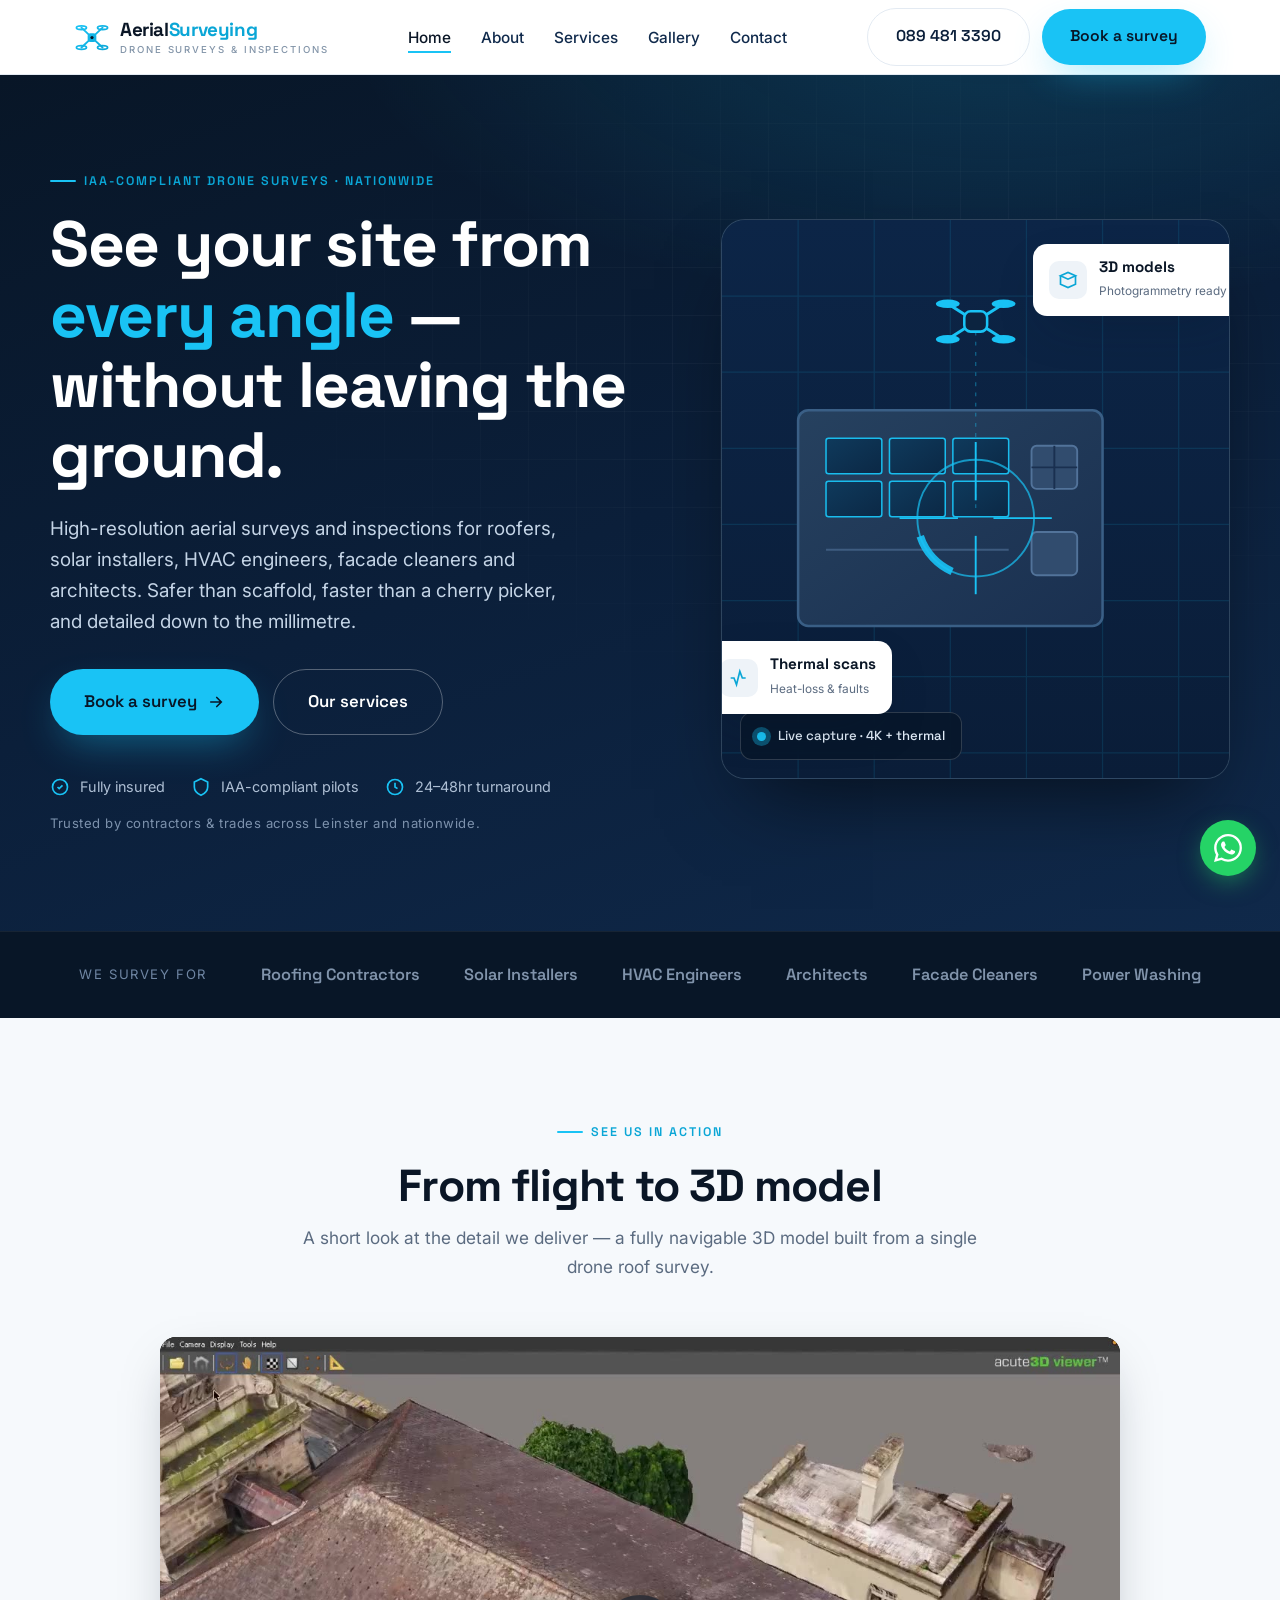
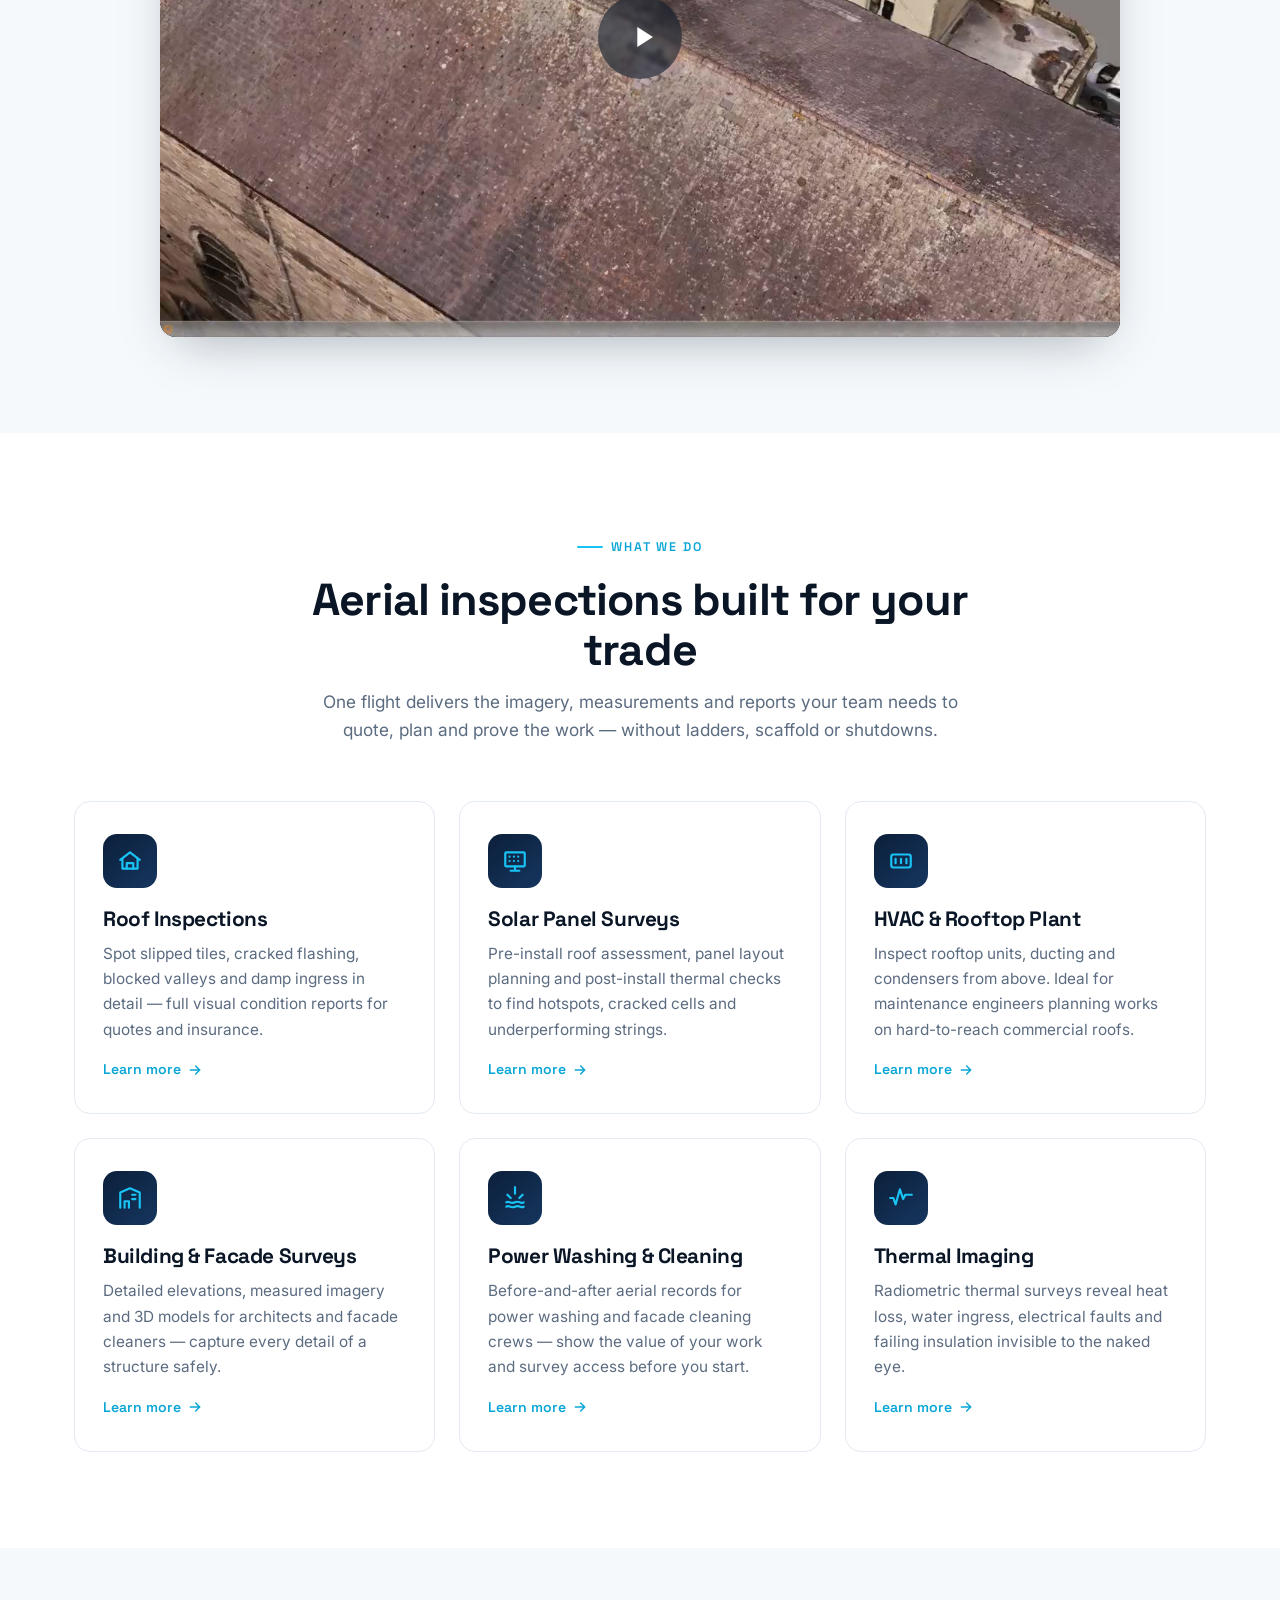
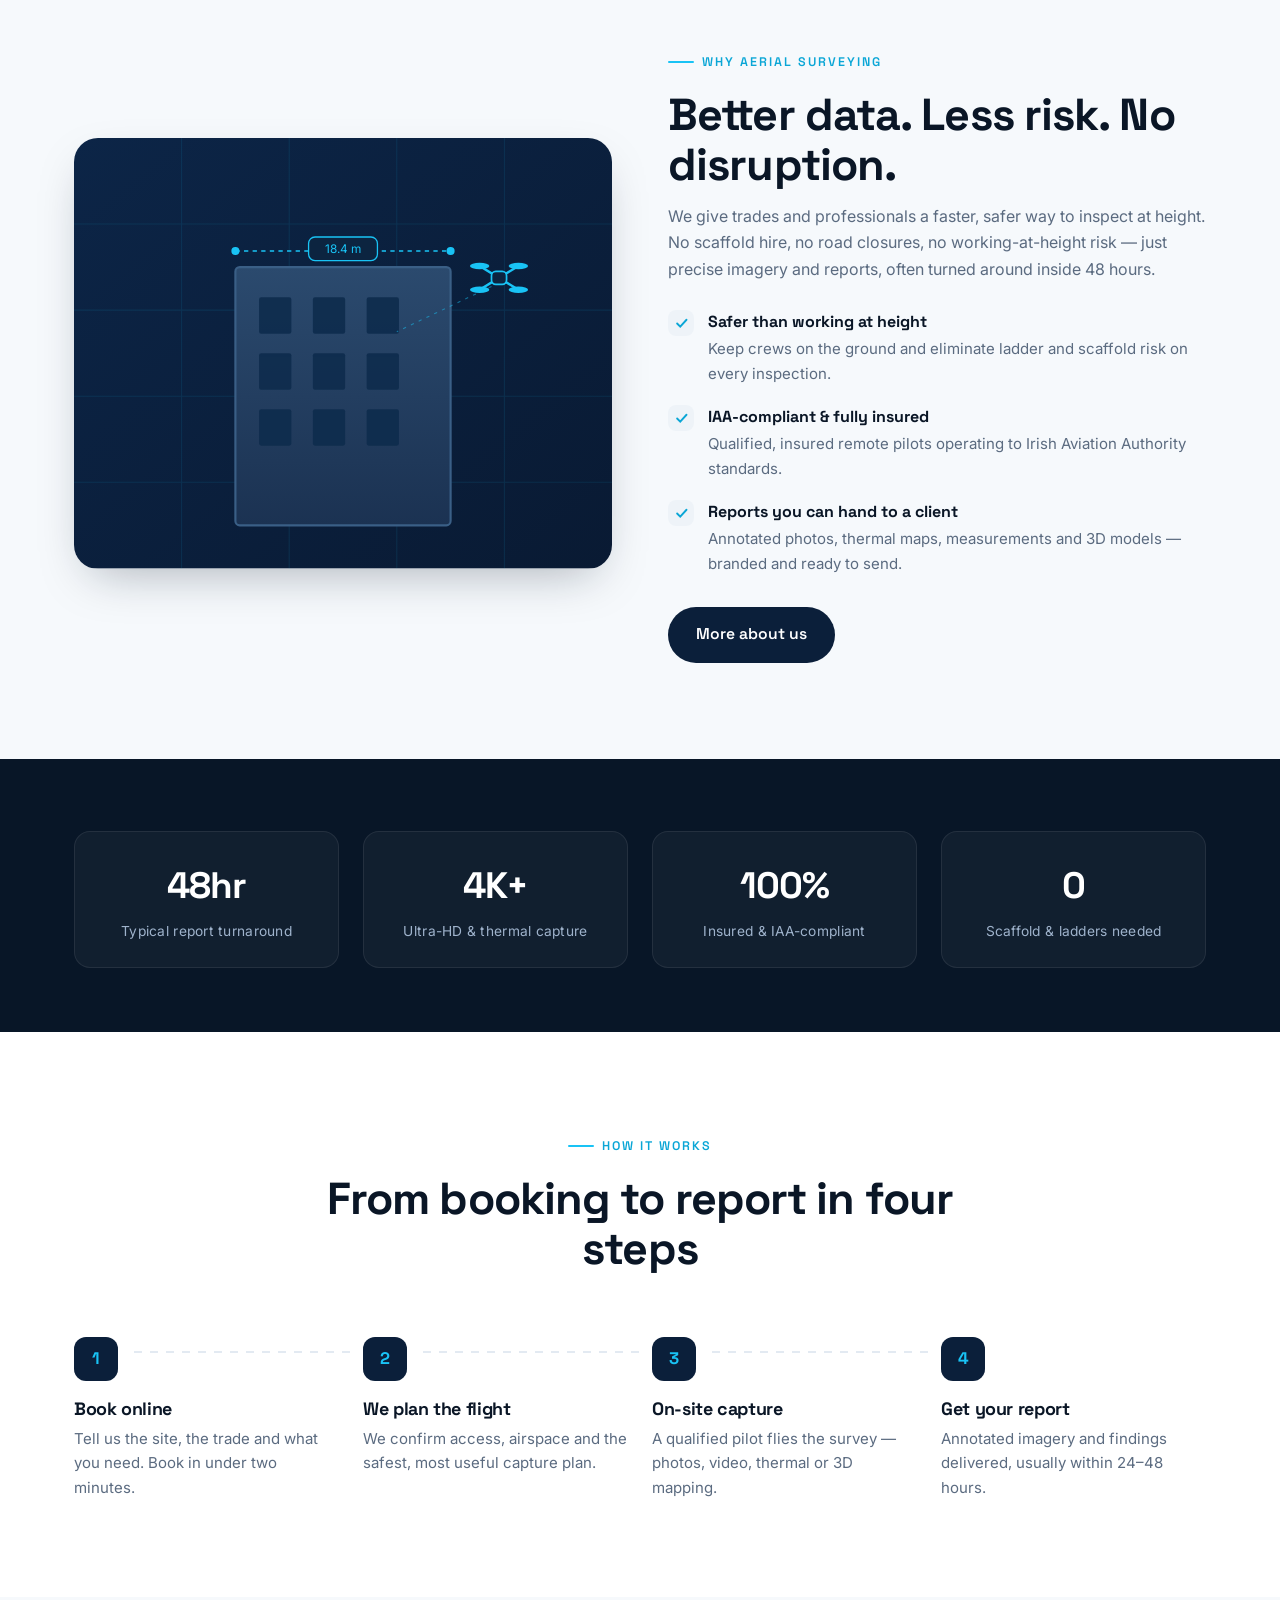
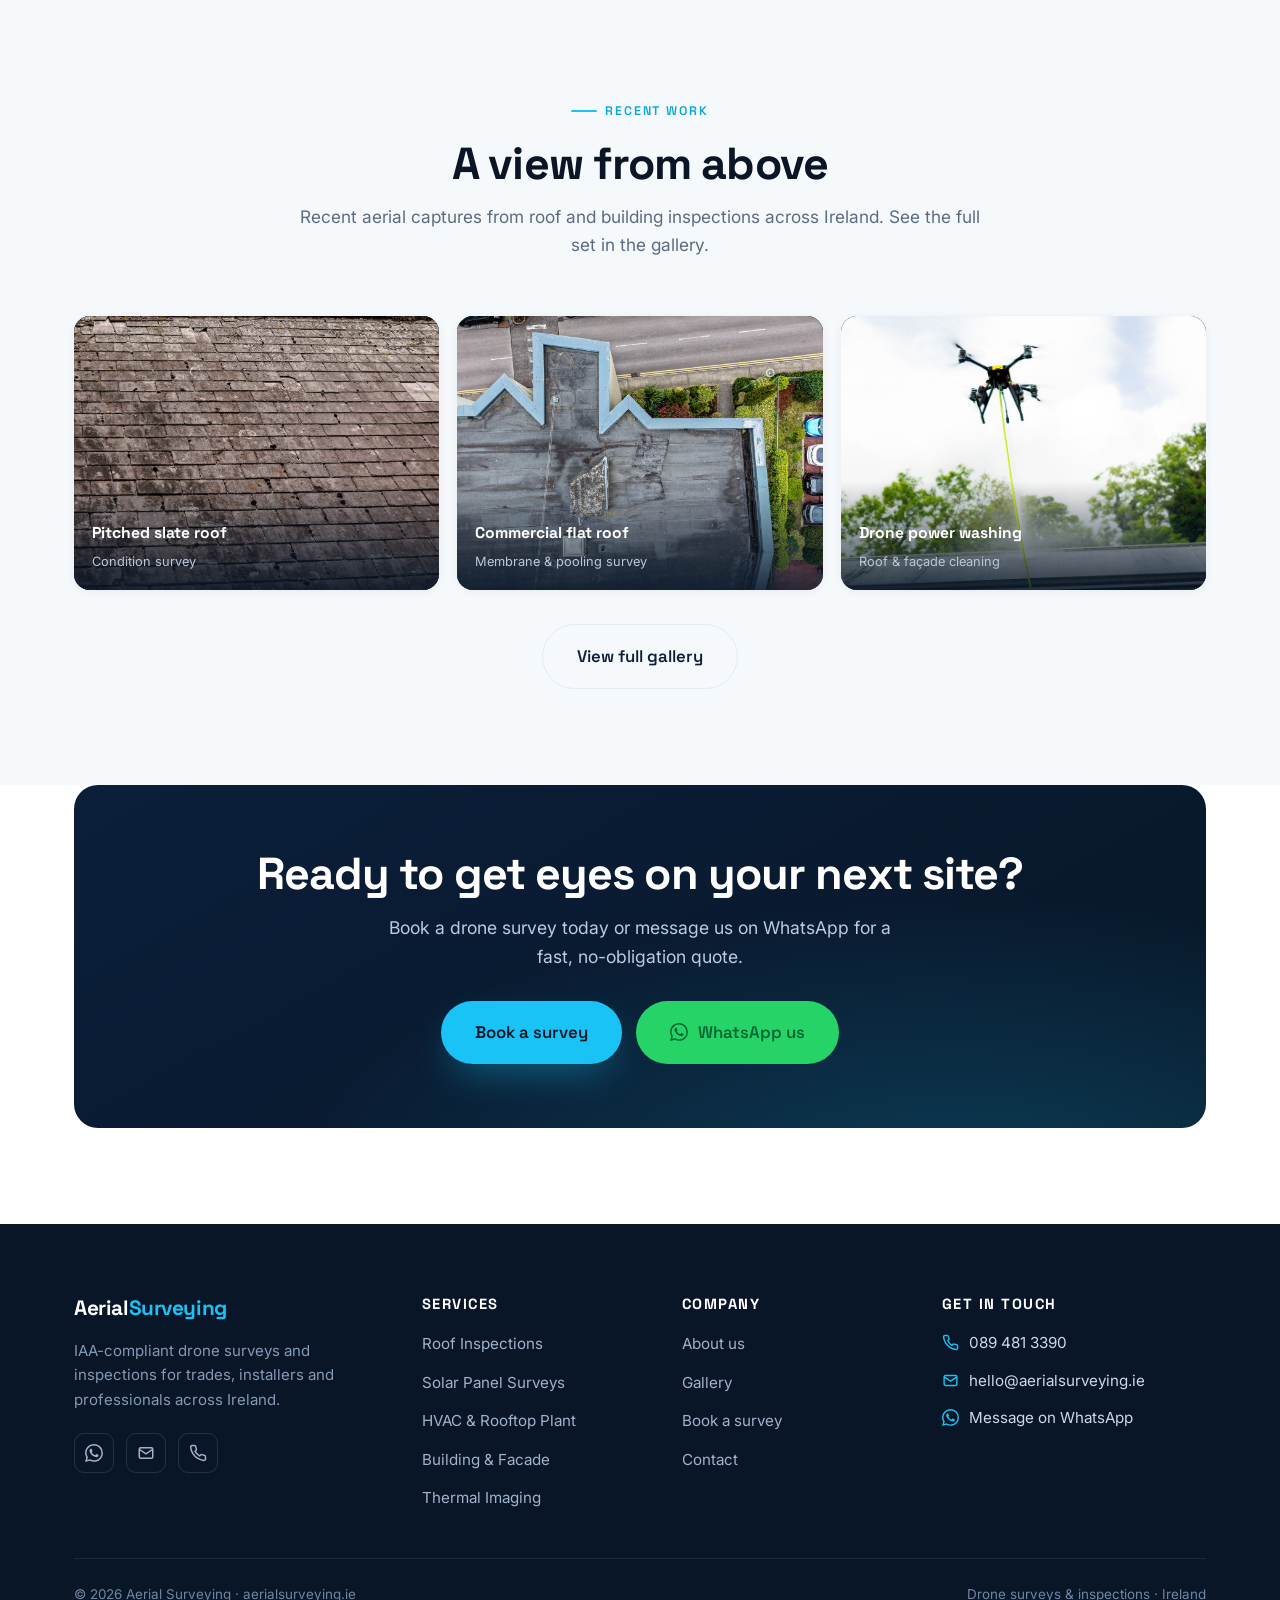
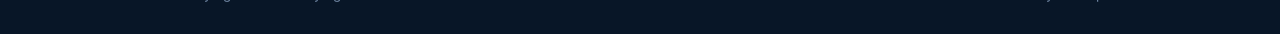
<file: index.html>
<!DOCTYPE html>
<html lang="en-IE">
<head>
<meta charset="UTF-8">
<meta name="viewport" content="width=device-width, initial-scale=1.0">
<title>Aerial Surveying | Drone Roof, Solar, HVAC & Building Inspections — Ireland</title>
<meta name="description" content="IAA-compliant drone surveys and inspections across Ireland. Fast, safe, high-resolution roof, solar, HVAC, facade and building surveys for contractors, installers and architects.">
<link rel="preconnect" href="https://fonts.googleapis.com">
<link rel="preconnect" href="https://fonts.gstatic.com" crossorigin>
<link href="https://fonts.googleapis.com/css2?family=Inter:wght@400;500;600;700&family=Space+Grotesk:wght@500;600;700&display=swap" rel="stylesheet">
<link rel="stylesheet" href="css/styles.css">
<link rel="icon" href="assets/favicon.svg" type="image/svg+xml">
<link rel="canonical" href="https://aerialsurveying.ie/">
<meta name="theme-color" content="#081627">
<meta property="og:type" content="website">
<meta property="og:site_name" content="Aerial Surveying">
<meta property="og:title" content="Aerial Surveying | Drone Roof, Solar, HVAC & Building Inspections — Ireland">
<meta property="og:description" content="IAA-compliant drone surveys and inspections across Ireland. Fast, safe, high-resolution roof, solar, HVAC, facade and building surveys.">
<meta property="og:url" content="https://aerialsurveying.ie/">
<meta property="og:image" content="https://aerialsurveying.ie/assets/og-image.png">
<meta property="og:image:width" content="1200">
<meta property="og:image:height" content="630">
<meta name="twitter:card" content="summary_large_image">
<meta name="twitter:title" content="Aerial Surveying | Drone Surveys & Inspections — Ireland">
<meta name="twitter:description" content="IAA-compliant drone roof, solar, HVAC and building surveys across Ireland.">
<meta name="twitter:image" content="https://aerialsurveying.ie/assets/og-image.png">
<meta name="robots" content="index, follow">
<meta name="geo.region" content="IE">
<meta name="geo.country" content="Ireland">
<meta name="language" content="en-IE">
<script type="application/ld+json">
[
  {
    "@context": "https://schema.org",
    "@type": "LocalBusiness",
    "@id": "https://aerialsurveying.ie/#business",
    "name": "Aerial Surveying",
    "image": "https://aerialsurveying.ie/assets/og-image.png",
    "logo": "https://aerialsurveying.ie/assets/logo.svg",
    "url": "https://aerialsurveying.ie/",
    "telephone": "+353894813390",
    "email": "hello@aerialsurveying.ie",
    "description": "IAA-compliant drone surveys and inspections for roofing, solar, HVAC, facade and building clients across Ireland.",
    "areaServed": { "@type": "Country", "name": "Ireland" },
    "address": { "@type": "PostalAddress", "addressCountry": "IE" },
    "priceRange": "€€",
    "hasOfferCatalog": {
      "@type": "OfferCatalog",
      "name": "Drone Survey Services",
      "itemListElement": [
        { "@type": "Offer", "itemOffered": { "@type": "Service", "name": "Drone Roof Inspection" } },
        { "@type": "Offer", "itemOffered": { "@type": "Service", "name": "Solar Panel Survey" } },
        { "@type": "Offer", "itemOffered": { "@type": "Service", "name": "HVAC Rooftop Inspection" } },
        { "@type": "Offer", "itemOffered": { "@type": "Service", "name": "Building & Facade Survey" } },
        { "@type": "Offer", "itemOffered": { "@type": "Service", "name": "Thermal Imaging Survey" } },
        { "@type": "Offer", "itemOffered": { "@type": "Service", "name": "3D Mapping & Modelling" } }
      ]
    },
    "sameAs": ["https://wa.me/353894813390"]
  },
  {
    "@context": "https://schema.org",
    "@type": "FAQPage",
    "mainEntity": [
      {
        "@type": "Question",
        "name": "Do I need planning permission for a drone survey in Ireland?",
        "acceptedAnswer": { "@type": "Answer", "text": "No. Aerial Surveying operates under IAA regulations for commercial drone operations. No planning permission is required from the client — we handle all compliance and carry full public liability insurance." }
      },
      {
        "@type": "Question",
        "name": "How quickly can I get a drone survey done?",
        "acceptedAnswer": { "@type": "Answer", "text": "We typically turn around surveys within 24–48 hours of booking, depending on weather and site access. Reports and imagery are delivered digitally within 24 hours of the flight." }
      },
      {
        "@type": "Question",
        "name": "Is it safer than sending workers up scaffolding?",
        "acceptedAnswer": { "@type": "Answer", "text": "Yes — drone surveys eliminate the need for scaffolding, cherry pickers or rope access for inspection work. No working at height means no risk of falls, and no disruption to site operations below." }
      },
      {
        "@type": "Question",
        "name": "What areas of Ireland do you cover?",
        "acceptedAnswer": { "@type": "Answer", "text": "We cover all of Ireland. Whether you're based in Dublin, Cork, Galway, Limerick or anywhere nationwide, we can mobilise quickly for your survey." }
      }
    ]
  }
]
</script>
</head>
<body>

<!-- ===================== HEADER ===================== -->
<header class="site-header">
  <div class="container nav">
    <a class="brand" href="index.html" aria-label="Aerial Surveying home">
      <svg class="logo" viewBox="0 0 58 58" width="38" height="38" fill="none" xmlns="http://www.w3.org/2000/svg" aria-hidden="true">
        <defs><linearGradient id="dg" x1="6" y1="8" x2="52" y2="54" gradientUnits="userSpaceOnUse"><stop stop-color="#19c3f5"/><stop offset="1" stop-color="#0aa6d6"/></linearGradient></defs>
        <g stroke="url(#dg)" stroke-width="3" stroke-linecap="round"><line x1="29" y1="30" x2="12" y2="14"/><line x1="29" y1="30" x2="46" y2="14"/><line x1="29" y1="30" x2="12" y2="46"/><line x1="29" y1="30" x2="46" y2="46"/><ellipse cx="12" cy="14" rx="8" ry="3"/><ellipse cx="46" cy="14" rx="8" ry="3"/><ellipse cx="12" cy="46" rx="8" ry="3"/><ellipse cx="46" cy="46" rx="8" ry="3"/></g>
        <rect x="22" y="23" width="14" height="14" rx="4.5" fill="url(#dg)"/><circle cx="29" cy="30" r="2.6" fill="#081627"/>
      </svg>
      <span class="brand-text">Aerial<span>Surveying</span><small class="brand-sub">Drone Surveys &amp; Inspections</small></span>
    </a>
    <nav>
      <ul class="nav-links">
        <li><a href="index.html" class="active">Home</a></li>
        <li><a href="about.html">About</a></li>
        <li><a href="services.html">Services</a></li>
        <li><a href="gallery.html">Gallery</a></li>
        <li><a href="contact.html">Contact</a></li>
        <li class="nav-cta-mobile"><a href="booking.html" class="btn btn-primary">Book a survey</a></li>
        <li class="nav-cta-mobile"><a href="tel:+353894813390" class="btn btn-outline">089 481 3390</a></li>
      </ul>
    </nav>
    <div class="nav-cta">
      <a href="tel:+353894813390" class="btn btn-outline">089 481 3390</a>
      <a href="booking.html" class="btn btn-primary">Book a survey</a>
      <button class="nav-toggle" aria-label="Menu"><span></span><span></span><span></span></button>
    </div>
  </div>
</header>

<!-- ===================== HERO ===================== -->
<section class="hero">
  <div class="container hero-inner">
    <div class="hero-copy reveal">
      <span class="kicker">IAA-compliant drone surveys · Nationwide</span>
      <h1>See your site from <em>every angle</em> — without leaving the ground.</h1>
      <p class="hero-lead">High-resolution aerial surveys and inspections for roofers, solar installers, HVAC engineers, facade cleaners and architects. Safer than scaffold, faster than a cherry picker, and detailed down to the millimetre.</p>
      <div class="hero-actions">
        <a href="booking.html" class="btn btn-primary btn-lg">Book a survey
          <svg viewBox="0 0 24 24" fill="none" stroke="currentColor" stroke-width="2.2" stroke-linecap="round"><path d="M5 12h14M13 6l6 6-6 6"/></svg>
        </a>
        <a href="services.html" class="btn btn-ghost btn-lg">Our services</a>
      </div>
      <div class="hero-badges">
        <span class="hero-badge"><svg viewBox="0 0 24 24" fill="none" stroke="currentColor" stroke-width="2"><path d="M9 12l2 2 4-4"/><circle cx="12" cy="12" r="9"/></svg> Fully insured</span>
        <span class="hero-badge"><svg viewBox="0 0 24 24" fill="none" stroke="currentColor" stroke-width="2"><path d="M12 2l8 4v6c0 5-3.5 8-8 10-4.5-2-8-5-8-10V6z"/></svg> IAA-compliant pilots</span>
        <span class="hero-badge"><svg viewBox="0 0 24 24" fill="none" stroke="currentColor" stroke-width="2"><circle cx="12" cy="12" r="9"/><path d="M12 7v5l3 2"/></svg> 24–48hr turnaround</span>
      </div>
      <p class="hero-trust">Trusted by contractors &amp; trades across Leinster and nationwide.</p>
    </div>

    <div class="hero-visual reveal">
      <div class="hero-card">
        <svg class="hero-scene" viewBox="0 0 400 440" preserveAspectRatio="xMidYMid slice" xmlns="http://www.w3.org/2000/svg" aria-label="Top-down drone view of a roof with solar panels">
          <defs>
            <linearGradient id="sky" x1="0" y1="0" x2="0" y2="1"><stop offset="0" stop-color="#0c2547"/><stop offset="1" stop-color="#0a1d38"/></linearGradient>
            <linearGradient id="roof" x1="0" y1="0" x2="1" y2="1"><stop offset="0" stop-color="#26415f"/><stop offset="1" stop-color="#1a3050"/></linearGradient>
            <linearGradient id="panel" x1="0" y1="0" x2="1" y2="1"><stop offset="0" stop-color="#0e3a5c"/><stop offset="1" stop-color="#0a2845"/></linearGradient>
          </defs>
          <rect width="400" height="440" fill="url(#sky)"/>
          <!-- ground grid -->
          <g stroke="#19c3f5" stroke-width="1" opacity="0.12">
            <path d="M0 60H400M0 120H400M0 180H400M0 240H400M0 300H400M0 360H400M0 420H400"/>
            <path d="M60 0V440M120 0V440M180 0V440M240 0V440M300 0V440M360 0V440"/>
          </g>
          <!-- building footprint (top-down) -->
          <g transform="translate(60 150)">
            <rect x="0" y="0" width="240" height="170" rx="8" fill="url(#roof)" stroke="#3a5f86" stroke-width="2"/>
            <!-- solar array -->
            <g fill="url(#panel)" stroke="#19c3f5" stroke-width="1.2" opacity="0.95">
              <rect x="22" y="22" width="44" height="28" rx="2"/><rect x="72" y="22" width="44" height="28" rx="2"/><rect x="122" y="22" width="44" height="28" rx="2"/>
              <rect x="22" y="56" width="44" height="28" rx="2"/><rect x="72" y="56" width="44" height="28" rx="2"/><rect x="122" y="56" width="44" height="28" rx="2"/>
            </g>
            <!-- rooftop HVAC units -->
            <rect x="184" y="28" width="36" height="34" rx="4" fill="#314c6e" stroke="#52739a" stroke-width="1.5"/>
            <rect x="184" y="96" width="36" height="34" rx="4" fill="#314c6e" stroke="#52739a" stroke-width="1.5"/>
            <line x1="184" y1="45" x2="220" y2="45" stroke="#1a3050" stroke-width="1.5"/><line x1="202" y1="28" x2="202" y2="62" stroke="#1a3050" stroke-width="1.5"/>
            <!-- ridge line -->
            <line x1="22" y1="110" x2="166" y2="110" stroke="#52739a" stroke-width="1.5" opacity="0.6"/>
          </g>
          <!-- scan target -->
          <g transform="translate(200 235)">
            <circle r="46" fill="none" stroke="#19c3f5" stroke-width="1.5" opacity="0.7"/>
            <circle r="46" fill="none" stroke="#19c3f5" stroke-width="6" stroke-dasharray="20 250" opacity="0.9"><animateTransform attributeName="transform" type="rotate" from="0" to="360" dur="6s" repeatCount="indefinite"/></circle>
            <line x1="-60" y1="0" x2="-14" y2="0" stroke="#19c3f5" stroke-width="1.5"/><line x1="14" y1="0" x2="60" y2="0" stroke="#19c3f5" stroke-width="1.5"/>
            <line x1="0" y1="-60" x2="0" y2="-14" stroke="#19c3f5" stroke-width="1.5"/><line x1="0" y1="14" x2="0" y2="60" stroke="#19c3f5" stroke-width="1.5"/>
          </g>
          <!-- drone overhead -->
          <g transform="translate(200 80)">
            <g stroke="#19c3f5" stroke-width="2.4" stroke-linecap="round"><line x1="0" y1="0" x2="-22" y2="-14"/><line x1="0" y1="0" x2="22" y2="-14"/><line x1="0" y1="0" x2="-22" y2="14"/><line x1="0" y1="0" x2="22" y2="14"/></g>
            <g fill="#19c3f5"><ellipse cx="-22" cy="-14" rx="11" ry="3.4"><animate attributeName="rx" values="11;5;11" dur="0.25s" repeatCount="indefinite"/></ellipse><ellipse cx="22" cy="-14" rx="11" ry="3.4"><animate attributeName="rx" values="11;5;11" dur="0.25s" repeatCount="indefinite"/></ellipse><ellipse cx="-22" cy="14" rx="11" ry="3.4"><animate attributeName="rx" values="11;5;11" dur="0.25s" repeatCount="indefinite"/></ellipse><ellipse cx="22" cy="14" rx="11" ry="3.4"><animate attributeName="rx" values="11;5;11" dur="0.25s" repeatCount="indefinite"/></ellipse></g>
            <rect x="-9" y="-8" width="18" height="16" rx="5" fill="#0c2440" stroke="#19c3f5" stroke-width="2"/>
            <line x1="0" y1="8" x2="0" y2="150" stroke="#19c3f5" stroke-width="1" stroke-dasharray="3 5" opacity="0.4"/>
          </g>
        </svg>
        <div class="hero-tag"><span class="dot"></span><span>Live capture · 4K + thermal</span></div>
        <div class="hero-float tr">
          <div class="ic"><svg viewBox="0 0 24 24" fill="none" stroke="currentColor" stroke-width="2"><path d="M3 7l9-4 9 4-9 4z"/><path d="M3 7v10l9 4 9-4V7"/></svg></div>
          <div><b>3D models</b><small>Photogrammetry ready</small></div>
        </div>
        <div class="hero-float bl">
          <div class="ic"><svg viewBox="0 0 24 24" fill="none" stroke="currentColor" stroke-width="2"><path d="M2 12h4l3 8 4-16 3 8h4"/></svg></div>
          <div><b>Thermal scans</b><small>Heat-loss &amp; faults</small></div>
        </div>
      </div>
    </div>
  </div>

  <!-- client-type strip -->
  <div class="logos">
    <div class="container">
      <p>We survey for</p>
      <span>Roofing Contractors</span><span>Solar Installers</span><span>HVAC Engineers</span><span>Architects</span><span>Facade Cleaners</span><span>Power Washing</span>
    </div>
  </div>
</section>

<!-- ===================== SHOWREEL ===================== -->
<section class="section" id="showreel" style="background:var(--mist-2)">
  <div class="container">
    <div class="section-head center reveal">
      <span class="kicker">See us in action</span>
      <h2>From flight to 3D model</h2>
      <p>A short look at the detail we deliver — a fully navigable 3D model built from a single drone roof survey.</p>
    </div>
    <div class="video-frame reveal" data-vimeo="https://player.vimeo.com/video/1203363519?title=0&amp;byline=0&amp;portrait=0&amp;dnt=1&amp;autoplay=1">
      <img class="video-poster" src="assets/video/showreel-poster.jpg" alt="Drone roof survey shown as a navigable 3D model" loading="lazy" decoding="async">
      <button class="video-play" type="button" aria-label="Play showreel">
        <svg viewBox="0 0 24 24" fill="currentColor" aria-hidden="true"><path d="M8 5v14l11-7z"/></svg>
      </button>
      <noscript>
        <iframe src="https://player.vimeo.com/video/1203363519?title=0&amp;byline=0&amp;portrait=0&amp;dnt=1" width="960" height="600" frameborder="0" allow="autoplay; fullscreen; picture-in-picture" allowfullscreen title="Drone roof survey 3D model"></iframe>
      </noscript>
    </div>
  </div>
</section>

<!-- ===================== SERVICES ===================== -->
<section class="section" id="services">
  <div class="container">
    <div class="section-head center reveal">
      <span class="kicker">What we do</span>
      <h2>Aerial inspections built for your trade</h2>
      <p>One flight delivers the imagery, measurements and reports your team needs to quote, plan and prove the work — without ladders, scaffold or shutdowns.</p>
    </div>
    <div class="svc-grid">
      <article class="svc-card reveal">
        <div class="svc-ic"><svg viewBox="0 0 24 24" fill="none" stroke="currentColor" stroke-width="2" stroke-linecap="round" stroke-linejoin="round"><path d="M3 11l9-7 9 7"/><path d="M5 10v9h14v-9"/><path d="M9 19v-5h6v5"/></svg></div>
        <h3>Roof Inspections</h3>
        <p>Spot slipped tiles, cracked flashing, blocked valleys and damp ingress in detail — full visual condition reports for quotes and insurance.</p>
        <a href="services.html" class="more">Learn more <svg viewBox="0 0 24 24" fill="none" stroke="currentColor" stroke-width="2.2" stroke-linecap="round"><path d="M5 12h14M13 6l6 6-6 6"/></svg></a>
      </article>
      <article class="svc-card reveal">
        <div class="svc-ic"><svg viewBox="0 0 24 24" fill="none" stroke="currentColor" stroke-width="2" stroke-linecap="round" stroke-linejoin="round"><rect x="3" y="4" width="18" height="13" rx="1"/><path d="M7 8h0M7 12h0M11 8h0M11 12h0M15 8h0M15 12h0"/><path d="M8 21h8M12 17v4"/></svg></div>
        <h3>Solar Panel Surveys</h3>
        <p>Pre-install roof assessment, panel layout planning and post-install thermal checks to find hotspots, cracked cells and underperforming strings.</p>
        <a href="services.html" class="more">Learn more <svg viewBox="0 0 24 24" fill="none" stroke="currentColor" stroke-width="2.2" stroke-linecap="round"><path d="M5 12h14M13 6l6 6-6 6"/></svg></a>
      </article>
      <article class="svc-card reveal">
        <div class="svc-ic"><svg viewBox="0 0 24 24" fill="none" stroke="currentColor" stroke-width="2" stroke-linecap="round" stroke-linejoin="round"><rect x="3" y="6" width="18" height="12" rx="2"/><path d="M7 10v4M12 10v4M17 10v4"/></svg></div>
        <h3>HVAC &amp; Rooftop Plant</h3>
        <p>Inspect rooftop units, ducting and condensers from above. Ideal for maintenance engineers planning works on hard-to-reach commercial roofs.</p>
        <a href="services.html" class="more">Learn more <svg viewBox="0 0 24 24" fill="none" stroke="currentColor" stroke-width="2.2" stroke-linecap="round"><path d="M5 12h14M13 6l6 6-6 6"/></svg></a>
      </article>
      <article class="svc-card reveal">
        <div class="svc-ic"><svg viewBox="0 0 24 24" fill="none" stroke="currentColor" stroke-width="2" stroke-linecap="round" stroke-linejoin="round"><path d="M3 21V7l9-4 9 4v14"/><path d="M7 21v-6h4v6M14 9h3M14 13h3"/></svg></div>
        <h3>Building &amp; Facade Surveys</h3>
        <p>Detailed elevations, measured imagery and 3D models for architects and facade cleaners — capture every detail of a structure safely.</p>
        <a href="services.html" class="more">Learn more <svg viewBox="0 0 24 24" fill="none" stroke="currentColor" stroke-width="2.2" stroke-linecap="round"><path d="M5 12h14M13 6l6 6-6 6"/></svg></a>
      </article>
      <article class="svc-card reveal">
        <div class="svc-ic"><svg viewBox="0 0 24 24" fill="none" stroke="currentColor" stroke-width="2" stroke-linecap="round" stroke-linejoin="round"><path d="M12 2v6M5 9l3 3M19 9l-3 3"/><path d="M4 16c2-2 4 2 8 0s6 2 8 0"/><path d="M4 20c2-2 4 2 8 0s6 2 8 0"/></svg></div>
        <h3>Power Washing &amp; Cleaning</h3>
        <p>Before-and-after aerial records for power washing and facade cleaning crews — show the value of your work and survey access before you start.</p>
        <a href="services.html" class="more">Learn more <svg viewBox="0 0 24 24" fill="none" stroke="currentColor" stroke-width="2.2" stroke-linecap="round"><path d="M5 12h14M13 6l6 6-6 6"/></svg></a>
      </article>
      <article class="svc-card reveal">
        <div class="svc-ic"><svg viewBox="0 0 24 24" fill="none" stroke="currentColor" stroke-width="2" stroke-linecap="round" stroke-linejoin="round"><path d="M2 12h3l2 6 4-14 3 9 2-4h6"/></svg></div>
        <h3>Thermal Imaging</h3>
        <p>Radiometric thermal surveys reveal heat loss, water ingress, electrical faults and failing insulation invisible to the naked eye.</p>
        <a href="services.html" class="more">Learn more <svg viewBox="0 0 24 24" fill="none" stroke="currentColor" stroke-width="2.2" stroke-linecap="round"><path d="M5 12h14M13 6l6 6-6 6"/></svg></a>
      </article>
    </div>
  </div>
</section>

<!-- ===================== WHY US ===================== -->
<section class="section" style="background:var(--mist-2)">
  <div class="container split">
    <div class="split-media reveal">
      <svg viewBox="0 0 500 400" preserveAspectRatio="xMidYMid slice" xmlns="http://www.w3.org/2000/svg" aria-label="Drone surveying a building with measurement overlay">
        <defs>
          <linearGradient id="wbg" x1="0" y1="0" x2="1" y2="1"><stop offset="0" stop-color="#0c2547"/><stop offset="1" stop-color="#091a33"/></linearGradient>
          <linearGradient id="wb" x1="0" y1="0" x2="0" y2="1"><stop offset="0" stop-color="#2b4a6e"/><stop offset="1" stop-color="#1b3252"/></linearGradient>
        </defs>
        <rect width="500" height="400" fill="url(#wbg)"/>
        <g stroke="#19c3f5" stroke-width="1" opacity="0.1"><path d="M0 80H500M0 160H500M0 240H500M0 320H500"/><path d="M100 0V400M200 0V400M300 0V400M400 0V400"/></g>
        <!-- building -->
        <rect x="150" y="120" width="200" height="240" rx="4" fill="url(#wb)" stroke="#3a5f86" stroke-width="2"/>
        <g fill="#0e2c4d" opacity="0.9"><rect x="172" y="148" width="30" height="34" rx="2" fill="#0e2c4d"/><rect x="222" y="148" width="30" height="34" rx="2" fill="#0e2c4d"/><rect x="272" y="148" width="30" height="34" rx="2" fill="#0e2c4d"/><rect x="172" y="200" width="30" height="34" rx="2" fill="#0e2c4d"/><rect x="222" y="200" width="30" height="34" rx="2" fill="#0e2c4d"/><rect x="272" y="200" width="30" height="34" rx="2" fill="#0e2c4d"/><rect x="172" y="252" width="30" height="34" rx="2" fill="#0e2c4d"/><rect x="222" y="252" width="30" height="34" rx="2" fill="#0e2c4d"/><rect x="272" y="252" width="30" height="34" rx="2" fill="#0e2c4d"/></g>
        <!-- measurement overlay -->
        <g stroke="#19c3f5" stroke-width="1.5" fill="none"><path d="M150 105H350" stroke-dasharray="4 4"/><circle cx="150" cy="105" r="3" fill="#19c3f5"/><circle cx="350" cy="105" r="3" fill="#19c3f5"/></g>
        <rect x="218" y="92" width="64" height="22" rx="6" fill="#0c2440" stroke="#19c3f5" stroke-width="1.2"/><text x="250" y="107" text-anchor="middle" font-family="Inter,sans-serif" font-size="11" fill="#19c3f5">18.4 m</text>
        <!-- drone -->
        <g transform="translate(395 130)"><g stroke="#19c3f5" stroke-width="2.2" stroke-linecap="round"><line x1="0" y1="0" x2="-18" y2="-11"/><line x1="0" y1="0" x2="18" y2="-11"/><line x1="0" y1="0" x2="-18" y2="11"/><line x1="0" y1="0" x2="18" y2="11"/></g><g fill="#19c3f5"><ellipse cx="-18" cy="-11" rx="9" ry="3"/><ellipse cx="18" cy="-11" rx="9" ry="3"/><ellipse cx="-18" cy="11" rx="9" ry="3"/><ellipse cx="18" cy="11" rx="9" ry="3"/></g><rect x="-7" y="-6" width="14" height="12" rx="4" fill="#0c2440" stroke="#19c3f5" stroke-width="1.6"/></g>
        <path d="M388 138 L300 180" stroke="#19c3f5" stroke-width="1" stroke-dasharray="3 5" opacity="0.5"/>
      </svg>
    </div>
    <div class="reveal">
      <span class="kicker">Why Aerial Surveying</span>
      <h2>Better data. Less risk. No disruption.</h2>
      <p style="margin-top:14px">We give trades and professionals a faster, safer way to inspect at height. No scaffold hire, no road closures, no working-at-height risk — just precise imagery and reports, often turned around inside 48 hours.</p>
      <ul class="feature-list">
        <li><span class="tick"><svg viewBox="0 0 24 24" fill="none" stroke="currentColor" stroke-width="3" stroke-linecap="round"><path d="M5 12l5 5L20 6"/></svg></span><div><b>Safer than working at height</b><p>Keep crews on the ground and eliminate ladder and scaffold risk on every inspection.</p></div></li>
        <li><span class="tick"><svg viewBox="0 0 24 24" fill="none" stroke="currentColor" stroke-width="3" stroke-linecap="round"><path d="M5 12l5 5L20 6"/></svg></span><div><b>IAA-compliant &amp; fully insured</b><p>Qualified, insured remote pilots operating to Irish Aviation Authority standards.</p></div></li>
        <li><span class="tick"><svg viewBox="0 0 24 24" fill="none" stroke="currentColor" stroke-width="3" stroke-linecap="round"><path d="M5 12l5 5L20 6"/></svg></span><div><b>Reports you can hand to a client</b><p>Annotated photos, thermal maps, measurements and 3D models — branded and ready to send.</p></div></li>
      </ul>
      <a href="about.html" class="btn btn-dark" style="margin-top:30px">More about us</a>
    </div>
  </div>
</section>

<!-- ===================== STATS ===================== -->
<section class="section-sm" style="background:var(--navy-900)">
  <div class="container">
    <div class="stats on-dark reveal">
      <div class="stat"><b>48hr</b><span>Typical report turnaround</span></div>
      <div class="stat"><b>4K+</b><span>Ultra-HD &amp; thermal capture</span></div>
      <div class="stat"><b>100%</b><span>Insured &amp; IAA-compliant</span></div>
      <div class="stat"><b>0</b><span>Scaffold &amp; ladders needed</span></div>
    </div>
  </div>
</section>

<!-- ===================== PROCESS ===================== -->
<section class="section">
  <div class="container">
    <div class="section-head center reveal">
      <span class="kicker">How it works</span>
      <h2>From booking to report in four steps</h2>
    </div>
    <div class="steps">
      <div class="step reveal"><div class="n">1</div><h3>Book online</h3><p>Tell us the site, the trade and what you need. Book in under two minutes.</p></div>
      <div class="step reveal"><div class="n">2</div><h3>We plan the flight</h3><p>We confirm access, airspace and the safest, most useful capture plan.</p></div>
      <div class="step reveal"><div class="n">3</div><h3>On-site capture</h3><p>A qualified pilot flies the survey — photos, video, thermal or 3D mapping.</p></div>
      <div class="step reveal"><div class="n">4</div><h3>Get your report</h3><p>Annotated imagery and findings delivered, usually within 24–48 hours.</p></div>
    </div>
  </div>
</section>

<!-- ===================== GALLERY PREVIEW ===================== -->
<section class="section" style="background:var(--mist-2)">
  <div class="container">
    <div class="section-head center reveal">
      <span class="kicker">Recent work</span>
      <h2>A view from above</h2>
      <p>Recent aerial captures from roof and building inspections across Ireland. See the full set in the gallery.</p>
    </div>
    <div class="gallery-grid">
      <a class="gtile reveal" href="gallery.html" aria-label="Pitched slate roof condition survey — view gallery">
        <span class="gscene gscene-bg" style="background:linear-gradient(150deg,#1a3a5c,#0c2440)" aria-hidden="true"></span>
        <img class="gscene" src="assets/gallery/slate-roof-condition-thumb.jpg" alt="Aerial view across a pitched natural-slate roof during a condition survey" loading="lazy" decoding="async" onerror="this.remove()">
        <span class="cap"><b>Pitched slate roof</b><span>Condition survey</span></span>
      </a>
      <a class="gtile reveal" href="gallery.html" aria-label="Commercial flat roof membrane survey — view gallery">
        <span class="gscene gscene-bg" style="background:linear-gradient(135deg,#155e63,#082c30)" aria-hidden="true"></span>
        <img class="gscene" src="assets/gallery/flat-roof-membrane-thumb.jpg" alt="Aerial top-down view of a commercial flat roof with felt membrane and rooflights" loading="lazy" decoding="async" onerror="this.remove()">
        <span class="cap"><b>Commercial flat roof</b><span>Membrane &amp; pooling survey</span></span>
      </a>
      <a class="gtile reveal" href="gallery.html" aria-label="Drone power washing — view gallery">
        <span class="gscene gscene-bg" style="background:linear-gradient(135deg,#14506e,#0a2c45)" aria-hidden="true"></span>
        <img class="gscene" src="assets/gallery/power-washing-thumb.jpg" alt="Tethered drone spraying water to clean a glasshouse roof during a roof and facade wash" loading="lazy" decoding="async" onerror="this.remove()">
        <span class="cap"><b>Drone power washing</b><span>Roof &amp; façade cleaning</span></span>
      </a>
    </div>
    <div class="center" style="margin-top:34px">
      <a href="gallery.html" class="btn btn-outline btn-lg">View full gallery</a>
    </div>
  </div>
</section>

<!-- ===================== CTA ===================== -->
<section class="section" style="padding-top:0">
  <div class="container reveal">
    <div class="cta">
      <h2>Ready to get eyes on your next site?</h2>
      <p>Book a drone survey today or message us on WhatsApp for a fast, no-obligation quote.</p>
      <div class="cta-actions">
        <a href="booking.html" class="btn btn-primary btn-lg">Book a survey</a>
        <a href="https://wa.me/353894813390" class="btn btn-wa btn-lg" target="_blank" rel="noopener">
          <svg viewBox="0 0 24 24" fill="currentColor"><path d="M17.472 14.382c-.297-.149-1.758-.867-2.03-.967-.273-.099-.471-.148-.67.15-.197.297-.767.966-.94 1.164-.173.199-.347.223-.644.075-.297-.15-1.255-.463-2.39-1.475-.883-.788-1.48-1.761-1.653-2.059-.173-.297-.018-.458.13-.606.134-.133.298-.347.446-.52.149-.174.198-.298.298-.497.099-.198.05-.371-.025-.52-.075-.149-.669-1.612-.916-2.207-.242-.579-.487-.5-.669-.51-.173-.008-.371-.01-.57-.01-.198 0-.52.074-.792.372-.272.297-1.04 1.016-1.04 2.479 0 1.462 1.065 2.875 1.213 3.074.149.198 2.096 3.2 5.077 4.487.709.306 1.262.489 1.694.625.712.227 1.36.195 1.871.118.571-.085 1.758-.719 2.006-1.413.248-.694.248-1.289.173-1.413-.074-.124-.272-.198-.57-.347m-5.421 7.403h-.004a9.87 9.87 0 01-5.031-1.378l-.361-.214-3.741.982.998-3.648-.235-.374a9.86 9.86 0 01-1.51-5.26c.001-5.45 4.436-9.884 9.888-9.884 2.64 0 5.122 1.03 6.988 2.898a9.825 9.825 0 012.893 6.994c-.003 5.45-4.437 9.885-9.885 9.885M20.52 3.449C18.24 1.245 15.24 0 12.045 0 5.463 0 .104 5.359.101 11.892c0 2.096.549 4.142 1.595 5.945L0 24l6.305-1.654a11.882 11.882 0 005.683 1.448h.005c6.581 0 11.94-5.359 11.943-11.893a11.821 11.821 0 00-3.416-8.452z"/></svg>
          WhatsApp us
        </a>
      </div>
    </div>
  </div>
</section>

<!-- ===================== FOOTER ===================== -->
<footer class="site-footer">
  <div class="container">
    <div class="footer-grid">
      <div class="footer-brand">
        <span class="brand-text" style="font-size:1.3rem">Aerial<span style="color:var(--accent)">Surveying</span></span>
        <p>IAA-compliant drone surveys and inspections for trades, installers and professionals across Ireland.</p>
        <div class="footer-social">
          <a href="https://wa.me/353894813390" target="_blank" rel="noopener" aria-label="WhatsApp"><svg viewBox="0 0 24 24" fill="currentColor"><path d="M17.472 14.382c-.297-.149-1.758-.867-2.03-.967-.273-.099-.471-.148-.67.15-.197.297-.767.966-.94 1.164-.173.199-.347.223-.644.075-.297-.15-1.255-.463-2.39-1.475-.883-.788-1.48-1.761-1.653-2.059-.173-.297-.018-.458.13-.606.134-.133.298-.347.446-.52.149-.174.198-.298.298-.497.099-.198.05-.371-.025-.52-.075-.149-.669-1.612-.916-2.207-.242-.579-.487-.5-.669-.51-.173-.008-.371-.01-.57-.01-.198 0-.52.074-.792.372-.272.297-1.04 1.016-1.04 2.479 0 1.462 1.065 2.875 1.213 3.074.149.198 2.096 3.2 5.077 4.487.709.306 1.262.489 1.694.625.712.227 1.36.195 1.871.118.571-.085 1.758-.719 2.006-1.413.248-.694.248-1.289.173-1.413-.074-.124-.272-.198-.57-.347m-5.421 7.403h-.004a9.87 9.87 0 01-5.031-1.378l-.361-.214-3.741.982.998-3.648-.235-.374a9.86 9.86 0 01-1.51-5.26c.001-5.45 4.436-9.884 9.888-9.884 2.64 0 5.122 1.03 6.988 2.898a9.825 9.825 0 012.893 6.994c-.003 5.45-4.437 9.885-9.885 9.885M20.52 3.449C18.24 1.245 15.24 0 12.045 0 5.463 0 .104 5.359.101 11.892c0 2.096.549 4.142 1.595 5.945L0 24l6.305-1.654a11.882 11.882 0 005.683 1.448h.005c6.581 0 11.94-5.359 11.943-11.893a11.821 11.821 0 00-3.416-8.452z"/></svg></a>
          <a href="mailto:hello@aerialsurveying.ie" aria-label="Email"><svg viewBox="0 0 24 24" fill="none" stroke="currentColor" stroke-width="2"><rect x="3" y="5" width="18" height="14" rx="2"/><path d="M3 7l9 6 9-6"/></svg></a>
          <a href="tel:+353894813390" aria-label="Phone"><svg viewBox="0 0 24 24" fill="none" stroke="currentColor" stroke-width="2"><path d="M22 16.9v3a2 2 0 01-2.2 2 19.8 19.8 0 01-8.6-3 19.5 19.5 0 01-6-6 19.8 19.8 0 01-3-8.6A2 2 0 014.1 2h3a2 2 0 012 1.7c.1 1 .4 1.9.7 2.8a2 2 0 01-.5 2.1L8.1 9.9a16 16 0 006 6l1.3-1.3a2 2 0 012.1-.4c.9.3 1.8.6 2.8.7a2 2 0 011.7 2z"/></svg></a>
        </div>
      </div>
      <div>
        <h4>Services</h4>
        <ul class="footer-links">
          <li><a href="services.html">Roof Inspections</a></li>
          <li><a href="services.html">Solar Panel Surveys</a></li>
          <li><a href="services.html">HVAC &amp; Rooftop Plant</a></li>
          <li><a href="services.html">Building &amp; Facade</a></li>
          <li><a href="services.html">Thermal Imaging</a></li>
        </ul>
      </div>
      <div>
        <h4>Company</h4>
        <ul class="footer-links">
          <li><a href="about.html">About us</a></li>
          <li><a href="gallery.html">Gallery</a></li>
          <li><a href="booking.html">Book a survey</a></li>
          <li><a href="contact.html">Contact</a></li>
        </ul>
      </div>
      <div>
        <h4>Get in touch</h4>
        <div class="footer-contact">
          <a href="tel:+353894813390"><svg viewBox="0 0 24 24" fill="none" stroke="currentColor" stroke-width="2"><path d="M22 16.9v3a2 2 0 01-2.2 2 19.8 19.8 0 01-8.6-3 19.5 19.5 0 01-6-6 19.8 19.8 0 01-3-8.6A2 2 0 014.1 2h3a2 2 0 012 1.7c.1 1 .4 1.9.7 2.8a2 2 0 01-.5 2.1L8.1 9.9a16 16 0 006 6l1.3-1.3a2 2 0 012.1-.4c.9.3 1.8.6 2.8.7a2 2 0 011.7 2z"/></svg> 089 481 3390</a>
          <a href="mailto:hello@aerialsurveying.ie"><svg viewBox="0 0 24 24" fill="none" stroke="currentColor" stroke-width="2"><rect x="3" y="5" width="18" height="14" rx="2"/><path d="M3 7l9 6 9-6"/></svg> hello@aerialsurveying.ie</a>
          <a href="https://wa.me/353894813390" target="_blank" rel="noopener"><svg viewBox="0 0 24 24" fill="currentColor"><path d="M17.472 14.382c-.297-.149-1.758-.867-2.03-.967-.273-.099-.471-.148-.67.15-.197.297-.767.966-.94 1.164-.173.199-.347.223-.644.075-.297-.15-1.255-.463-2.39-1.475-.883-.788-1.48-1.761-1.653-2.059-.173-.297-.018-.458.13-.606.134-.133.298-.347.446-.52.149-.174.198-.298.298-.497.099-.198.05-.371-.025-.52-.075-.149-.669-1.612-.916-2.207-.242-.579-.487-.5-.669-.51-.173-.008-.371-.01-.57-.01-.198 0-.52.074-.792.372-.272.297-1.04 1.016-1.04 2.479 0 1.462 1.065 2.875 1.213 3.074.149.198 2.096 3.2 5.077 4.487.709.306 1.262.489 1.694.625.712.227 1.36.195 1.871.118.571-.085 1.758-.719 2.006-1.413.248-.694.248-1.289.173-1.413-.074-.124-.272-.198-.57-.347m-5.421 7.403h-.004a9.87 9.87 0 01-5.031-1.378l-.361-.214-3.741.982.998-3.648-.235-.374a9.86 9.86 0 01-1.51-5.26c.001-5.45 4.436-9.884 9.888-9.884 2.64 0 5.122 1.03 6.988 2.898a9.825 9.825 0 012.893 6.994c-.003 5.45-4.437 9.885-9.885 9.885M20.52 3.449C18.24 1.245 15.24 0 12.045 0 5.463 0 .104 5.359.101 11.892c0 2.096.549 4.142 1.595 5.945L0 24l6.305-1.654a11.882 11.882 0 005.683 1.448h.005c6.581 0 11.94-5.359 11.943-11.893a11.821 11.821 0 00-3.416-8.452z"/></svg> Message on WhatsApp</a>
        </div>
      </div>
    </div>
    <div class="footer-bottom">
      <span>&copy; <span id="year">2026</span> Aerial Surveying · aerialsurveying.ie</span>
      <span>Drone surveys &amp; inspections · Ireland</span>
    </div>
  </div>
</footer>

<a class="wa-float" href="https://wa.me/353894813390" target="_blank" rel="noopener" aria-label="Message us on WhatsApp">
  <svg viewBox="0 0 24 24" fill="currentColor"><path d="M17.472 14.382c-.297-.149-1.758-.867-2.03-.967-.273-.099-.471-.148-.67.15-.197.297-.767.966-.94 1.164-.173.199-.347.223-.644.075-.297-.15-1.255-.463-2.39-1.475-.883-.788-1.48-1.761-1.653-2.059-.173-.297-.018-.458.13-.606.134-.133.298-.347.446-.52.149-.174.198-.298.298-.497.099-.198.05-.371-.025-.52-.075-.149-.669-1.612-.916-2.207-.242-.579-.487-.5-.669-.51-.173-.008-.371-.01-.57-.01-.198 0-.52.074-.792.372-.272.297-1.04 1.016-1.04 2.479 0 1.462 1.065 2.875 1.213 3.074.149.198 2.096 3.2 5.077 4.487.709.306 1.262.489 1.694.625.712.227 1.36.195 1.871.118.571-.085 1.758-.719 2.006-1.413.248-.694.248-1.289.173-1.413-.074-.124-.272-.198-.57-.347m-5.421 7.403h-.004a9.87 9.87 0 01-5.031-1.378l-.361-.214-3.741.982.998-3.648-.235-.374a9.86 9.86 0 01-1.51-5.26c.001-5.45 4.436-9.884 9.888-9.884 2.64 0 5.122 1.03 6.988 2.898a9.825 9.825 0 012.893 6.994c-.003 5.45-4.437 9.885-9.885 9.885M20.52 3.449C18.24 1.245 15.24 0 12.045 0 5.463 0 .104 5.359.101 11.892c0 2.096.549 4.142 1.595 5.945L0 24l6.305-1.654a11.882 11.882 0 005.683 1.448h.005c6.581 0 11.94-5.359 11.943-11.893a11.821 11.821 0 00-3.416-8.452z"/></svg>
</a>

<script src="js/main.js"></script>
</body>
</html>
</file>
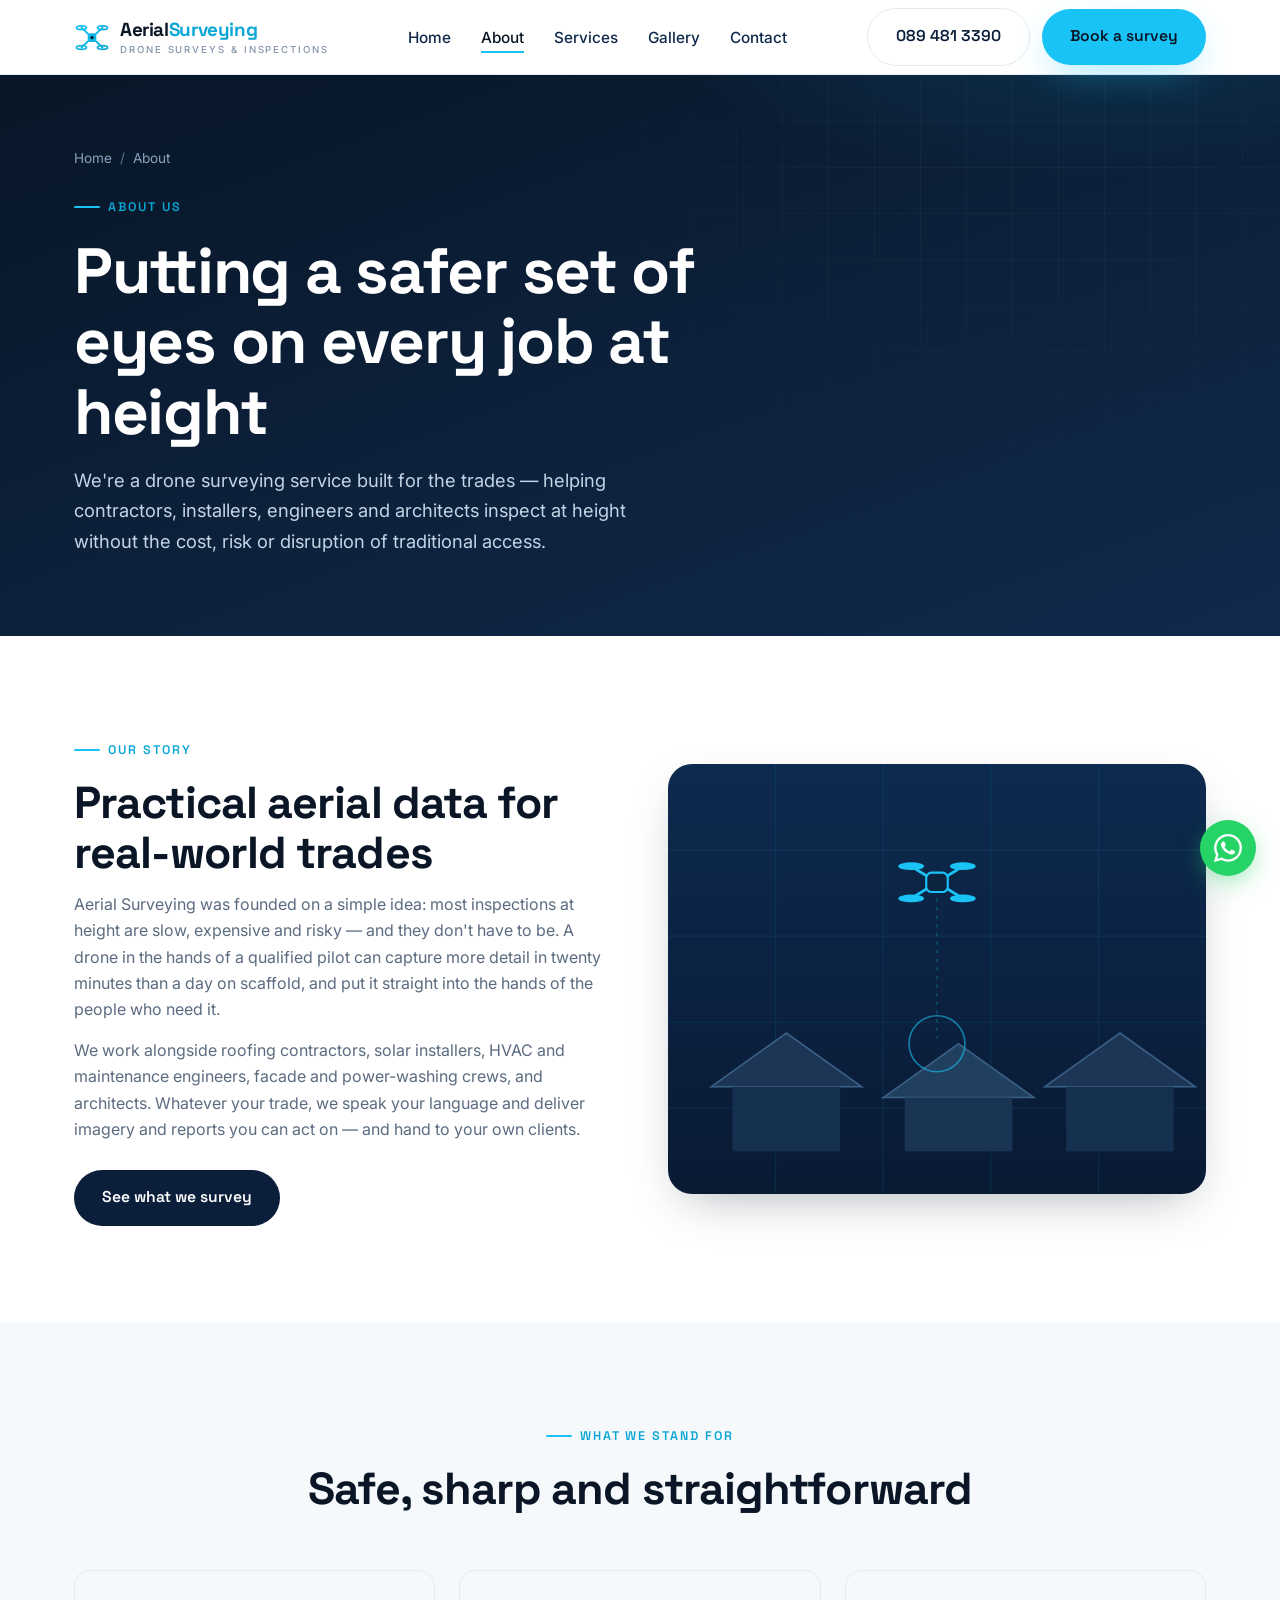
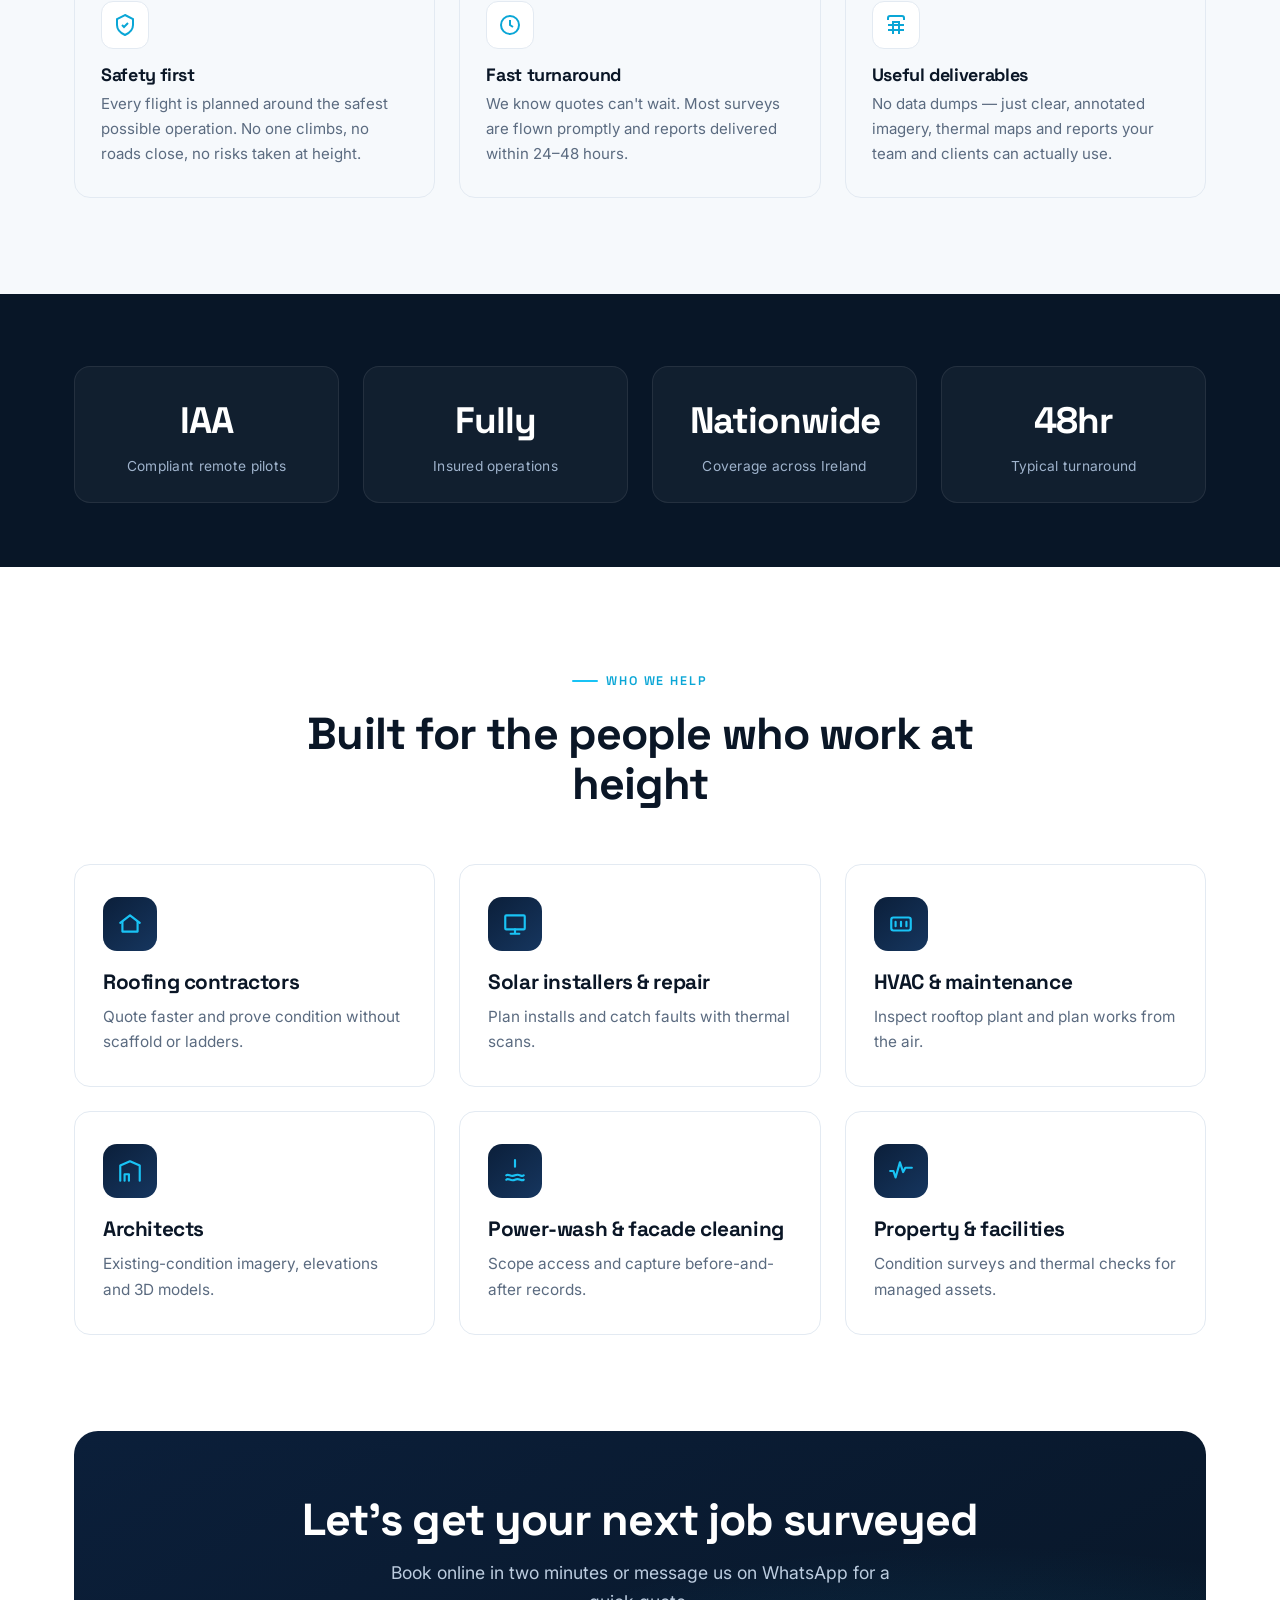
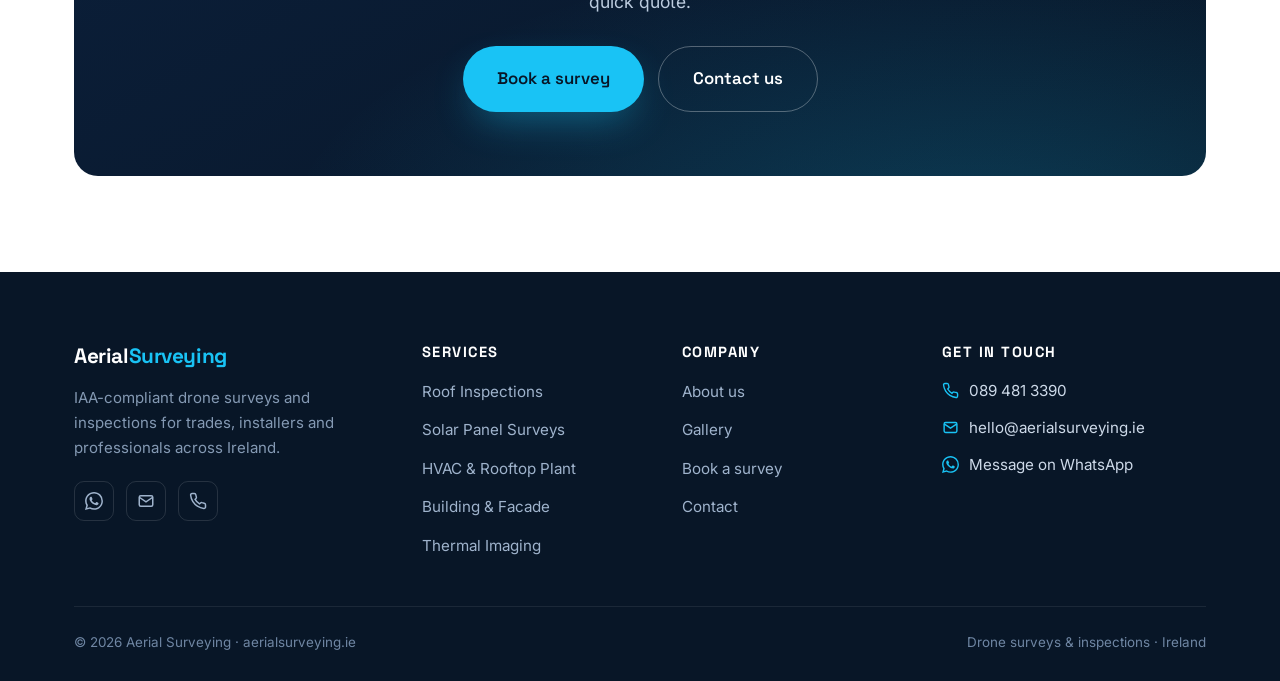
<file: about.html>
<!DOCTYPE html>
<html lang="en-IE">
<head>
<meta charset="UTF-8">
<meta name="viewport" content="width=device-width, initial-scale=1.0">
<title>About | Aerial Surveying — IAA-Compliant Drone Surveys in Ireland</title>
<meta name="description" content="Aerial Surveying provides safe, IAA-compliant drone inspections and surveys for trades and professionals across Ireland. Learn how we work and why clients trust us.">
<link rel="preconnect" href="https://fonts.googleapis.com">
<link rel="preconnect" href="https://fonts.gstatic.com" crossorigin>
<link href="https://fonts.googleapis.com/css2?family=Inter:wght@400;500;600;700&family=Space+Grotesk:wght@500;600;700&display=swap" rel="stylesheet">
<link rel="stylesheet" href="css/styles.css">
<link rel="icon" href="assets/favicon.svg" type="image/svg+xml">
<link rel="canonical" href="https://aerialsurveying.ie/about.html">
<meta name="theme-color" content="#081627">
<meta property="og:type" content="website">
<meta property="og:site_name" content="Aerial Surveying">
<meta property="og:title" content="About | Aerial Surveying — IAA-Compliant Drone Surveys in Ireland">
<meta property="og:description" content="Safe, IAA-compliant drone inspections and surveys for trades and professionals across Ireland.">
<meta property="og:url" content="https://aerialsurveying.ie/about.html">
<meta property="og:image" content="https://aerialsurveying.ie/assets/og-image.png">
<meta property="og:image:width" content="1200">
<meta property="og:image:height" content="630">
<meta name="twitter:card" content="summary_large_image">
<meta name="twitter:title" content="About | Aerial Surveying">
<meta name="twitter:description" content="Safe, IAA-compliant drone surveys for trades and professionals across Ireland.">
<meta name="twitter:image" content="https://aerialsurveying.ie/assets/og-image.png">
<meta name="robots" content="index, follow">
<meta name="geo.region" content="IE">
<script type="application/ld+json">
[
  {
    "@context": "https://schema.org",
    "@type": "BreadcrumbList",
    "itemListElement": [
      { "@type": "ListItem", "position": 1, "name": "Home", "item": "https://aerialsurveying.ie/" },
      { "@type": "ListItem", "position": 2, "name": "About", "item": "https://aerialsurveying.ie/about.html" }
    ]
  },
  {
    "@context": "https://schema.org",
    "@type": "AboutPage",
    "url": "https://aerialsurveying.ie/about.html",
    "name": "About Aerial Surveying",
    "description": "IAA-compliant drone surveys and inspections for trades and professionals across Ireland. Learn about our team, compliance credentials and how we work.",
    "about": { "@id": "https://aerialsurveying.ie/#business" }
  }
]
</script>
</head>
<body>

<header class="site-header">
  <div class="container nav">
    <a class="brand" href="index.html" aria-label="Aerial Surveying home">
      <svg class="logo" viewBox="0 0 58 58" width="38" height="38" fill="none" xmlns="http://www.w3.org/2000/svg" aria-hidden="true">
        <defs><linearGradient id="dg" x1="6" y1="8" x2="52" y2="54" gradientUnits="userSpaceOnUse"><stop stop-color="#19c3f5"/><stop offset="1" stop-color="#0aa6d6"/></linearGradient></defs>
        <g stroke="url(#dg)" stroke-width="3" stroke-linecap="round"><line x1="29" y1="30" x2="12" y2="14"/><line x1="29" y1="30" x2="46" y2="14"/><line x1="29" y1="30" x2="12" y2="46"/><line x1="29" y1="30" x2="46" y2="46"/><ellipse cx="12" cy="14" rx="8" ry="3"/><ellipse cx="46" cy="14" rx="8" ry="3"/><ellipse cx="12" cy="46" rx="8" ry="3"/><ellipse cx="46" cy="46" rx="8" ry="3"/></g>
        <rect x="22" y="23" width="14" height="14" rx="4.5" fill="url(#dg)"/><circle cx="29" cy="30" r="2.6" fill="#081627"/>
      </svg>
      <span class="brand-text">Aerial<span>Surveying</span><small class="brand-sub">Drone Surveys &amp; Inspections</small></span>
    </a>
    <nav>
      <ul class="nav-links">
        <li><a href="index.html">Home</a></li>
        <li><a href="about.html" class="active">About</a></li>
        <li><a href="services.html">Services</a></li>
        <li><a href="gallery.html">Gallery</a></li>
        <li><a href="contact.html">Contact</a></li>
        <li class="nav-cta-mobile"><a href="booking.html" class="btn btn-primary">Book a survey</a></li>
        <li class="nav-cta-mobile"><a href="tel:+353894813390" class="btn btn-outline">089 481 3390</a></li>
      </ul>
    </nav>
    <div class="nav-cta">
      <a href="tel:+353894813390" class="btn btn-outline">089 481 3390</a>
      <a href="booking.html" class="btn btn-primary">Book a survey</a>
      <button class="nav-toggle" aria-label="Menu"><span></span><span></span><span></span></button>
    </div>
  </div>
</header>

<section class="page-hero">
  <div class="container">
    <div class="breadcrumb"><a href="index.html">Home</a> <span>/</span> About</div>
    <span class="kicker">About us</span>
    <h1>Putting a safer set of eyes on every job at height</h1>
    <p>We're a drone surveying service built for the trades — helping contractors, installers, engineers and architects inspect at height without the cost, risk or disruption of traditional access.</p>
  </div>
</section>

<section class="section">
  <div class="container split">
    <div class="reveal">
      <span class="kicker">Our story</span>
      <h2>Practical aerial data for real-world trades</h2>
      <p style="margin-top:14px">Aerial Surveying was founded on a simple idea: most inspections at height are slow, expensive and risky — and they don't have to be. A drone in the hands of a qualified pilot can capture more detail in twenty minutes than a day on scaffold, and put it straight into the hands of the people who need it.</p>
      <p style="margin-top:14px">We work alongside roofing contractors, solar installers, HVAC and maintenance engineers, facade and power-washing crews, and architects. Whatever your trade, we speak your language and deliver imagery and reports you can act on — and hand to your own clients.</p>
      <a href="services.html" class="btn btn-dark" style="margin-top:28px">See what we survey</a>
    </div>
    <div class="split-media reveal">
      <svg viewBox="0 0 500 400" preserveAspectRatio="xMidYMid slice" xmlns="http://www.w3.org/2000/svg" aria-label="Drone over Irish rooftops">
        <defs><linearGradient id="ab" x1="0" y1="0" x2="0" y2="1"><stop offset="0" stop-color="#0d2a4f"/><stop offset="1" stop-color="#091a33"/></linearGradient></defs>
        <rect width="500" height="400" fill="url(#ab)"/>
        <g stroke="#19c3f5" stroke-width="1" opacity="0.1"><path d="M0 80H500M0 160H500M0 240H500M0 320H500"/><path d="M100 0V400M200 0V400M300 0V400M400 0V400"/></g>
        <!-- skyline of rooftops -->
        <g>
          <polygon points="40,300 110,250 180,300" fill="#1d3656" stroke="#3a5f86" stroke-width="1.5"/>
          <rect x="60" y="300" width="100" height="60" fill="#16304f"/>
          <polygon points="200,310 270,260 340,310" fill="#21405f" stroke="#3a5f86" stroke-width="1.5"/>
          <rect x="220" y="310" width="100" height="50" fill="#1a3454"/>
          <polygon points="350,300 420,250 490,300" fill="#1d3656" stroke="#3a5f86" stroke-width="1.5"/>
          <rect x="370" y="300" width="100" height="60" fill="#16304f"/>
        </g>
        <!-- drone -->
        <g transform="translate(250 110)"><g stroke="#19c3f5" stroke-width="2.6" stroke-linecap="round"><line x1="0" y1="0" x2="-24" y2="-15"/><line x1="0" y1="0" x2="24" y2="-15"/><line x1="0" y1="0" x2="-24" y2="15"/><line x1="0" y1="0" x2="24" y2="15"/></g><g fill="#19c3f5"><ellipse cx="-24" cy="-15" rx="12" ry="3.6"><animate attributeName="rx" values="12;5;12" dur="0.25s" repeatCount="indefinite"/></ellipse><ellipse cx="24" cy="-15" rx="12" ry="3.6"><animate attributeName="rx" values="12;5;12" dur="0.25s" repeatCount="indefinite"/></ellipse><ellipse cx="-24" cy="15" rx="12" ry="3.6"><animate attributeName="rx" values="12;5;12" dur="0.25s" repeatCount="indefinite"/></ellipse><ellipse cx="24" cy="15" rx="12" ry="3.6"><animate attributeName="rx" values="12;5;12" dur="0.25s" repeatCount="indefinite"/></ellipse></g><rect x="-10" y="-9" width="20" height="18" rx="5" fill="#0c2440" stroke="#19c3f5" stroke-width="2"/></g>
        <line x1="250" y1="125" x2="250" y2="255" stroke="#19c3f5" stroke-width="1" stroke-dasharray="3 5" opacity="0.4"/>
        <circle cx="250" cy="260" r="26" fill="none" stroke="#19c3f5" stroke-width="1.5" opacity="0.6"/>
      </svg>
    </div>
  </div>
</section>

<!-- values -->
<section class="section" style="background:var(--mist-2)">
  <div class="container">
    <div class="section-head center reveal">
      <span class="kicker">What we stand for</span>
      <h2>Safe, sharp and straightforward</h2>
    </div>
    <div class="values">
      <div class="value reveal">
        <div class="ic"><svg viewBox="0 0 24 24" fill="none" stroke="currentColor" stroke-width="2"><path d="M12 2l8 4v6c0 5-3.5 8-8 10-4.5-2-8-5-8-10V6z"/><path d="M9 12l2 2 4-4"/></svg></div>
        <h3>Safety first</h3>
        <p>Every flight is planned around the safest possible operation. No one climbs, no roads close, no risks taken at height.</p>
      </div>
      <div class="value reveal">
        <div class="ic"><svg viewBox="0 0 24 24" fill="none" stroke="currentColor" stroke-width="2"><circle cx="12" cy="12" r="9"/><path d="M12 7v5l3 2"/></svg></div>
        <h3>Fast turnaround</h3>
        <p>We know quotes can't wait. Most surveys are flown promptly and reports delivered within 24–48 hours.</p>
      </div>
      <div class="value reveal">
        <div class="ic"><svg viewBox="0 0 24 24" fill="none" stroke="currentColor" stroke-width="2"><path d="M4 7V5a2 2 0 012-2h12a2 2 0 012 2v2"/><path d="M9 21V9h6v12"/><path d="M4 12h16M4 17h16"/></svg></div>
        <h3>Useful deliverables</h3>
        <p>No data dumps — just clear, annotated imagery, thermal maps and reports your team and clients can actually use.</p>
      </div>
    </div>
  </div>
</section>

<!-- credentials stat band -->
<section class="section-sm" style="background:var(--navy-900)">
  <div class="container">
    <div class="stats on-dark reveal">
      <div class="stat"><b>IAA</b><span>Compliant remote pilots</span></div>
      <div class="stat"><b>Fully</b><span>Insured operations</span></div>
      <div class="stat"><b>Nationwide</b><span>Coverage across Ireland</span></div>
      <div class="stat"><b>48hr</b><span>Typical turnaround</span></div>
    </div>
  </div>
</section>

<!-- who we help -->
<section class="section">
  <div class="container">
    <div class="section-head center reveal">
      <span class="kicker">Who we help</span>
      <h2>Built for the people who work at height</h2>
    </div>
    <div class="svc-grid">
      <article class="svc-card reveal"><div class="svc-ic"><svg viewBox="0 0 24 24" fill="none" stroke="currentColor" stroke-width="2" stroke-linecap="round" stroke-linejoin="round"><path d="M3 11l9-7 9 7"/><path d="M5 10v9h14v-9"/></svg></div><h3>Roofing contractors</h3><p>Quote faster and prove condition without scaffold or ladders.</p></article>
      <article class="svc-card reveal"><div class="svc-ic"><svg viewBox="0 0 24 24" fill="none" stroke="currentColor" stroke-width="2" stroke-linecap="round" stroke-linejoin="round"><rect x="3" y="4" width="18" height="13" rx="1"/><path d="M8 21h8M12 17v4"/></svg></div><h3>Solar installers &amp; repair</h3><p>Plan installs and catch faults with thermal scans.</p></article>
      <article class="svc-card reveal"><div class="svc-ic"><svg viewBox="0 0 24 24" fill="none" stroke="currentColor" stroke-width="2" stroke-linecap="round" stroke-linejoin="round"><rect x="3" y="6" width="18" height="12" rx="2"/><path d="M7 10v4M12 10v4M17 10v4"/></svg></div><h3>HVAC &amp; maintenance</h3><p>Inspect rooftop plant and plan works from the air.</p></article>
      <article class="svc-card reveal"><div class="svc-ic"><svg viewBox="0 0 24 24" fill="none" stroke="currentColor" stroke-width="2" stroke-linecap="round" stroke-linejoin="round"><path d="M3 21V7l9-4 9 4v14"/><path d="M7 21v-6h4v6"/></svg></div><h3>Architects</h3><p>Existing-condition imagery, elevations and 3D models.</p></article>
      <article class="svc-card reveal"><div class="svc-ic"><svg viewBox="0 0 24 24" fill="none" stroke="currentColor" stroke-width="2" stroke-linecap="round" stroke-linejoin="round"><path d="M12 2v6M4 16c2-2 4 2 8 0s6 2 8 0"/><path d="M4 20c2-2 4 2 8 0s6 2 8 0"/></svg></div><h3>Power-wash &amp; facade cleaning</h3><p>Scope access and capture before-and-after records.</p></article>
      <article class="svc-card reveal"><div class="svc-ic"><svg viewBox="0 0 24 24" fill="none" stroke="currentColor" stroke-width="2" stroke-linecap="round" stroke-linejoin="round"><path d="M2 12h3l2 6 4-14 3 9 2-4h6"/></svg></div><h3>Property &amp; facilities</h3><p>Condition surveys and thermal checks for managed assets.</p></article>
    </div>
  </div>
</section>

<section class="section" style="padding-top:0">
  <div class="container reveal">
    <div class="cta">
      <h2>Let's get your next job surveyed</h2>
      <p>Book online in two minutes or message us on WhatsApp for a quick quote.</p>
      <div class="cta-actions">
        <a href="booking.html" class="btn btn-primary btn-lg">Book a survey</a>
        <a href="contact.html" class="btn btn-ghost btn-lg">Contact us</a>
      </div>
    </div>
  </div>
</section>

<footer class="site-footer">
  <div class="container">
    <div class="footer-grid">
      <div class="footer-brand">
        <span class="brand-text" style="font-size:1.3rem">Aerial<span style="color:var(--accent)">Surveying</span></span>
        <p>IAA-compliant drone surveys and inspections for trades, installers and professionals across Ireland.</p>
        <div class="footer-social">
          <a href="https://wa.me/353894813390" target="_blank" rel="noopener" aria-label="WhatsApp"><svg viewBox="0 0 24 24" fill="currentColor"><path d="M17.472 14.382c-.297-.149-1.758-.867-2.03-.967-.273-.099-.471-.148-.67.15-.197.297-.767.966-.94 1.164-.173.199-.347.223-.644.075-.297-.15-1.255-.463-2.39-1.475-.883-.788-1.48-1.761-1.653-2.059-.173-.297-.018-.458.13-.606.134-.133.298-.347.446-.52.149-.174.198-.298.298-.497.099-.198.05-.371-.025-.52-.075-.149-.669-1.612-.916-2.207-.242-.579-.487-.5-.669-.51-.173-.008-.371-.01-.57-.01-.198 0-.52.074-.792.372-.272.297-1.04 1.016-1.04 2.479 0 1.462 1.065 2.875 1.213 3.074.149.198 2.096 3.2 5.077 4.487.709.306 1.262.489 1.694.625.712.227 1.36.195 1.871.118.571-.085 1.758-.719 2.006-1.413.248-.694.248-1.289.173-1.413-.074-.124-.272-.198-.57-.347m-5.421 7.403h-.004a9.87 9.87 0 01-5.031-1.378l-.361-.214-3.741.982.998-3.648-.235-.374a9.86 9.86 0 01-1.51-5.26c.001-5.45 4.436-9.884 9.888-9.884 2.64 0 5.122 1.03 6.988 2.898a9.825 9.825 0 012.893 6.994c-.003 5.45-4.437 9.885-9.885 9.885M20.52 3.449C18.24 1.245 15.24 0 12.045 0 5.463 0 .104 5.359.101 11.892c0 2.096.549 4.142 1.595 5.945L0 24l6.305-1.654a11.882 11.882 0 005.683 1.448h.005c6.581 0 11.94-5.359 11.943-11.893a11.821 11.821 0 00-3.416-8.452z"/></svg></a>
          <a href="mailto:hello@aerialsurveying.ie" aria-label="Email"><svg viewBox="0 0 24 24" fill="none" stroke="currentColor" stroke-width="2"><rect x="3" y="5" width="18" height="14" rx="2"/><path d="M3 7l9 6 9-6"/></svg></a>
          <a href="tel:+353894813390" aria-label="Phone"><svg viewBox="0 0 24 24" fill="none" stroke="currentColor" stroke-width="2"><path d="M22 16.9v3a2 2 0 01-2.2 2 19.8 19.8 0 01-8.6-3 19.5 19.5 0 01-6-6 19.8 19.8 0 01-3-8.6A2 2 0 014.1 2h3a2 2 0 012 1.7c.1 1 .4 1.9.7 2.8a2 2 0 01-.5 2.1L8.1 9.9a16 16 0 006 6l1.3-1.3a2 2 0 012.1-.4c.9.3 1.8.6 2.8.7a2 2 0 011.7 2z"/></svg></a>
        </div>
      </div>
      <div>
        <h4>Services</h4>
        <ul class="footer-links">
          <li><a href="services.html#roof">Roof Inspections</a></li>
          <li><a href="services.html#solar">Solar Panel Surveys</a></li>
          <li><a href="services.html#hvac">HVAC &amp; Rooftop Plant</a></li>
          <li><a href="services.html#building">Building &amp; Facade</a></li>
          <li><a href="services.html">Thermal Imaging</a></li>
        </ul>
      </div>
      <div>
        <h4>Company</h4>
        <ul class="footer-links">
          <li><a href="about.html">About us</a></li>
          <li><a href="gallery.html">Gallery</a></li>
          <li><a href="booking.html">Book a survey</a></li>
          <li><a href="contact.html">Contact</a></li>
        </ul>
      </div>
      <div>
        <h4>Get in touch</h4>
        <div class="footer-contact">
          <a href="tel:+353894813390"><svg viewBox="0 0 24 24" fill="none" stroke="currentColor" stroke-width="2"><path d="M22 16.9v3a2 2 0 01-2.2 2 19.8 19.8 0 01-8.6-3 19.5 19.5 0 01-6-6 19.8 19.8 0 01-3-8.6A2 2 0 014.1 2h3a2 2 0 012 1.7c.1 1 .4 1.9.7 2.8a2 2 0 01-.5 2.1L8.1 9.9a16 16 0 006 6l1.3-1.3a2 2 0 012.1-.4c.9.3 1.8.6 2.8.7a2 2 0 011.7 2z"/></svg> 089 481 3390</a>
          <a href="mailto:hello@aerialsurveying.ie"><svg viewBox="0 0 24 24" fill="none" stroke="currentColor" stroke-width="2"><rect x="3" y="5" width="18" height="14" rx="2"/><path d="M3 7l9 6 9-6"/></svg> hello@aerialsurveying.ie</a>
          <a href="https://wa.me/353894813390" target="_blank" rel="noopener"><svg viewBox="0 0 24 24" fill="currentColor"><path d="M17.472 14.382c-.297-.149-1.758-.867-2.03-.967-.273-.099-.471-.148-.67.15-.197.297-.767.966-.94 1.164-.173.199-.347.223-.644.075-.297-.15-1.255-.463-2.39-1.475-.883-.788-1.48-1.761-1.653-2.059-.173-.297-.018-.458.13-.606.134-.133.298-.347.446-.52.149-.174.198-.298.298-.497.099-.198.05-.371-.025-.52-.075-.149-.669-1.612-.916-2.207-.242-.579-.487-.5-.669-.51-.173-.008-.371-.01-.57-.01-.198 0-.52.074-.792.372-.272.297-1.04 1.016-1.04 2.479 0 1.462 1.065 2.875 1.213 3.074.149.198 2.096 3.2 5.077 4.487.709.306 1.262.489 1.694.625.712.227 1.36.195 1.871.118.571-.085 1.758-.719 2.006-1.413.248-.694.248-1.289.173-1.413-.074-.124-.272-.198-.57-.347m-5.421 7.403h-.004a9.87 9.87 0 01-5.031-1.378l-.361-.214-3.741.982.998-3.648-.235-.374a9.86 9.86 0 01-1.51-5.26c.001-5.45 4.436-9.884 9.888-9.884 2.64 0 5.122 1.03 6.988 2.898a9.825 9.825 0 012.893 6.994c-.003 5.45-4.437 9.885-9.885 9.885M20.52 3.449C18.24 1.245 15.24 0 12.045 0 5.463 0 .104 5.359.101 11.892c0 2.096.549 4.142 1.595 5.945L0 24l6.305-1.654a11.882 11.882 0 005.683 1.448h.005c6.581 0 11.94-5.359 11.943-11.893a11.821 11.821 0 00-3.416-8.452z"/></svg> Message on WhatsApp</a>
        </div>
      </div>
    </div>
    <div class="footer-bottom">
      <span>&copy; <span id="year">2026</span> Aerial Surveying · aerialsurveying.ie</span>
      <span>Drone surveys &amp; inspections · Ireland</span>
    </div>
  </div>
</footer>

<a class="wa-float" href="https://wa.me/353894813390" target="_blank" rel="noopener" aria-label="Message us on WhatsApp">
  <svg viewBox="0 0 24 24" fill="currentColor"><path d="M17.472 14.382c-.297-.149-1.758-.867-2.03-.967-.273-.099-.471-.148-.67.15-.197.297-.767.966-.94 1.164-.173.199-.347.223-.644.075-.297-.15-1.255-.463-2.39-1.475-.883-.788-1.48-1.761-1.653-2.059-.173-.297-.018-.458.13-.606.134-.133.298-.347.446-.52.149-.174.198-.298.298-.497.099-.198.05-.371-.025-.52-.075-.149-.669-1.612-.916-2.207-.242-.579-.487-.5-.669-.51-.173-.008-.371-.01-.57-.01-.198 0-.52.074-.792.372-.272.297-1.04 1.016-1.04 2.479 0 1.462 1.065 2.875 1.213 3.074.149.198 2.096 3.2 5.077 4.487.709.306 1.262.489 1.694.625.712.227 1.36.195 1.871.118.571-.085 1.758-.719 2.006-1.413.248-.694.248-1.289.173-1.413-.074-.124-.272-.198-.57-.347m-5.421 7.403h-.004a9.87 9.87 0 01-5.031-1.378l-.361-.214-3.741.982.998-3.648-.235-.374a9.86 9.86 0 01-1.51-5.26c.001-5.45 4.436-9.884 9.888-9.884 2.64 0 5.122 1.03 6.988 2.898a9.825 9.825 0 012.893 6.994c-.003 5.45-4.437 9.885-9.885 9.885M20.52 3.449C18.24 1.245 15.24 0 12.045 0 5.463 0 .104 5.359.101 11.892c0 2.096.549 4.142 1.595 5.945L0 24l6.305-1.654a11.882 11.882 0 005.683 1.448h.005c6.581 0 11.94-5.359 11.943-11.893a11.821 11.821 0 00-3.416-8.452z"/></svg>
</a>

<script src="js/main.js"></script>
</body>
</html>
</file>
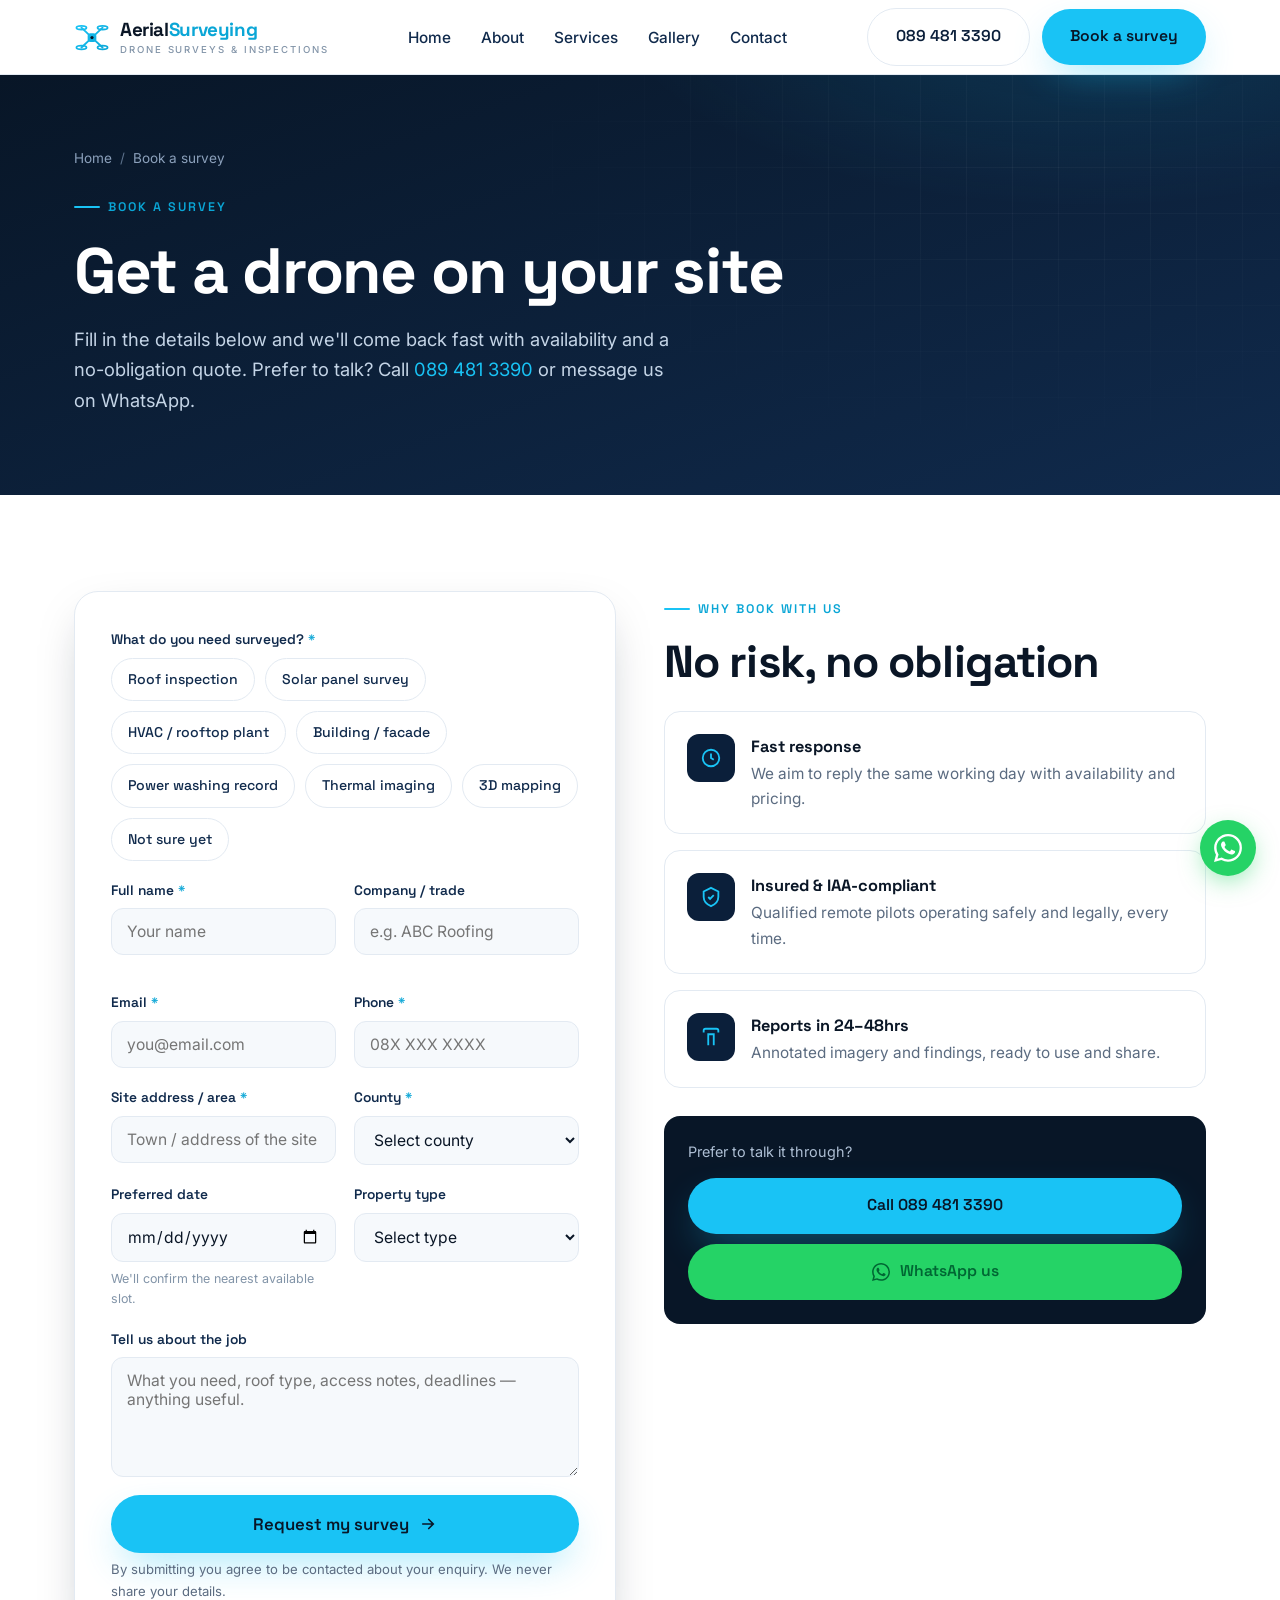
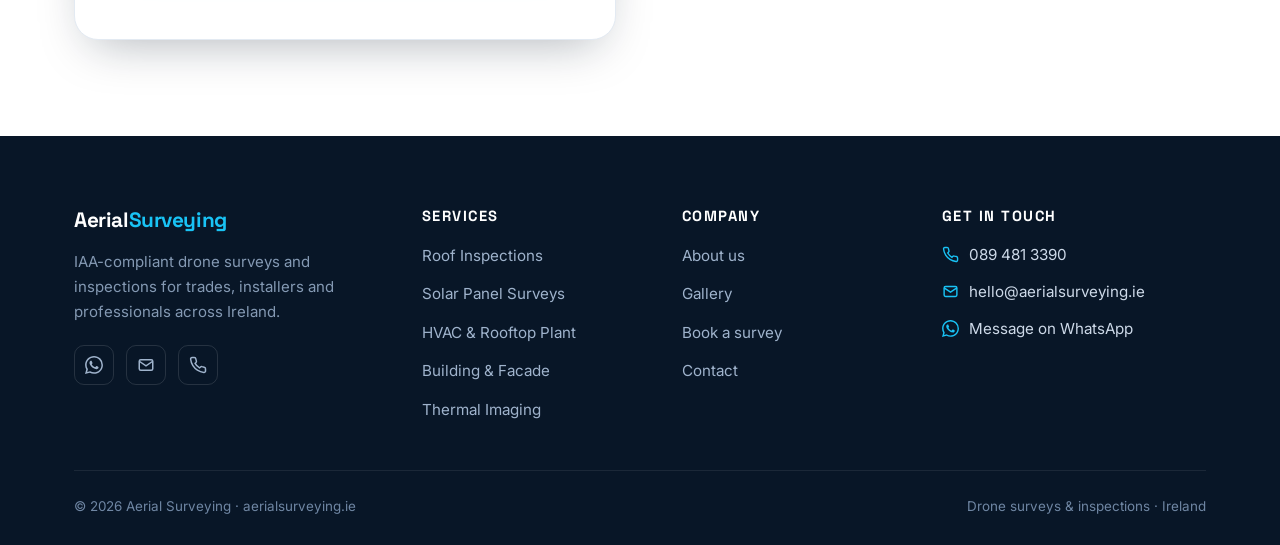
<file: booking.html>
<!DOCTYPE html>
<html lang="en-IE">
<head>
<meta charset="UTF-8">
<meta name="viewport" content="width=device-width, initial-scale=1.0">
<title>Book a Survey | Aerial Surveying — Drone Inspections Ireland</title>
<meta name="description" content="Book a drone survey or inspection in minutes. Tell us your site, trade and what you need — we'll confirm and send a fast, no-obligation quote.">
<link rel="preconnect" href="https://fonts.googleapis.com">
<link rel="preconnect" href="https://fonts.gstatic.com" crossorigin>
<link href="https://fonts.googleapis.com/css2?family=Inter:wght@400;500;600;700&family=Space+Grotesk:wght@500;600;700&display=swap" rel="stylesheet">
<link rel="stylesheet" href="css/styles.css">
<link rel="icon" href="assets/favicon.svg" type="image/svg+xml">
<link rel="canonical" href="https://aerialsurveying.ie/booking.html">
<meta name="theme-color" content="#081627">
<meta property="og:type" content="website">
<meta property="og:site_name" content="Aerial Surveying">
<meta property="og:title" content="Book a Survey | Aerial Surveying — Drone Inspections Ireland">
<meta property="og:description" content="Book a drone survey or inspection in minutes. Tell us your site, trade and what you need — we'll send a fast, no-obligation quote.">
<meta property="og:url" content="https://aerialsurveying.ie/booking.html">
<meta property="og:image" content="https://aerialsurveying.ie/assets/og-image.png">
<meta property="og:image:width" content="1200">
<meta property="og:image:height" content="630">
<meta name="twitter:card" content="summary_large_image">
<meta name="twitter:title" content="Book a Survey | Aerial Surveying">
<meta name="twitter:description" content="Book a drone survey in minutes — fast, no-obligation quote.">
<meta name="twitter:image" content="https://aerialsurveying.ie/assets/og-image.png">
<meta name="robots" content="index, follow">
<meta name="geo.region" content="IE">
<script type="application/ld+json">
[
  {
    "@context": "https://schema.org",
    "@type": "BreadcrumbList",
    "itemListElement": [
      { "@type": "ListItem", "position": 1, "name": "Home", "item": "https://aerialsurveying.ie/" },
      { "@type": "ListItem", "position": 2, "name": "Book a Survey", "item": "https://aerialsurveying.ie/booking.html" }
    ]
  },
  {
    "@context": "https://schema.org",
    "@type": "Service",
    "name": "Book a Drone Survey",
    "url": "https://aerialsurveying.ie/booking.html",
    "description": "Book a drone survey or inspection in minutes. Fast, no-obligation quote for roof, solar, HVAC, facade and building surveys across Ireland.",
    "provider": { "@id": "https://aerialsurveying.ie/#business" },
    "areaServed": { "@type": "Country", "name": "Ireland" },
    "offers": { "@type": "Offer", "priceCurrency": "EUR", "availability": "https://schema.org/InStock" }
  }
]
</script>
</head>
<body>

<header class="site-header">
  <div class="container nav">
    <a class="brand" href="index.html" aria-label="Aerial Surveying home">
      <svg class="logo" viewBox="0 0 58 58" width="38" height="38" fill="none" xmlns="http://www.w3.org/2000/svg" aria-hidden="true">
        <defs><linearGradient id="dg" x1="6" y1="8" x2="52" y2="54" gradientUnits="userSpaceOnUse"><stop stop-color="#19c3f5"/><stop offset="1" stop-color="#0aa6d6"/></linearGradient></defs>
        <g stroke="url(#dg)" stroke-width="3" stroke-linecap="round"><line x1="29" y1="30" x2="12" y2="14"/><line x1="29" y1="30" x2="46" y2="14"/><line x1="29" y1="30" x2="12" y2="46"/><line x1="29" y1="30" x2="46" y2="46"/><ellipse cx="12" cy="14" rx="8" ry="3"/><ellipse cx="46" cy="14" rx="8" ry="3"/><ellipse cx="12" cy="46" rx="8" ry="3"/><ellipse cx="46" cy="46" rx="8" ry="3"/></g>
        <rect x="22" y="23" width="14" height="14" rx="4.5" fill="url(#dg)"/><circle cx="29" cy="30" r="2.6" fill="#081627"/>
      </svg>
      <span class="brand-text">Aerial<span>Surveying</span><small class="brand-sub">Drone Surveys &amp; Inspections</small></span>
    </a>
    <nav>
      <ul class="nav-links">
        <li><a href="index.html">Home</a></li>
        <li><a href="about.html">About</a></li>
        <li><a href="services.html">Services</a></li>
        <li><a href="gallery.html">Gallery</a></li>
        <li><a href="contact.html">Contact</a></li>
        <li class="nav-cta-mobile"><a href="booking.html" class="btn btn-primary">Book a survey</a></li>
        <li class="nav-cta-mobile"><a href="tel:+353894813390" class="btn btn-outline">089 481 3390</a></li>
      </ul>
    </nav>
    <div class="nav-cta">
      <a href="tel:+353894813390" class="btn btn-outline">089 481 3390</a>
      <a href="booking.html" class="btn btn-primary">Book a survey</a>
      <button class="nav-toggle" aria-label="Menu"><span></span><span></span><span></span></button>
    </div>
  </div>
</header>

<section class="page-hero">
  <div class="container">
    <div class="breadcrumb"><a href="index.html">Home</a> <span>/</span> Book a survey</div>
    <span class="kicker">Book a survey</span>
    <h1>Get a drone on your site</h1>
    <p>Fill in the details below and we'll come back fast with availability and a no-obligation quote. Prefer to talk? Call <a href="tel:+353894813390" style="color:var(--accent)">089 481 3390</a> or message us on WhatsApp.</p>
  </div>
</section>

<section class="section">
  <div class="container form-wrap">
    <!-- left: form -->
    <div>
      <div class="form-card">
        <form data-form name="booking" method="POST" data-netlify="true" netlify-honeypot="bot-field" novalidate>
          <input type="hidden" name="form-name" value="booking">
          <p hidden><label>Leave this empty: <input name="bot-field"></label></p>
          <div class="field full">
            <label>What do you need surveyed? <span class="req">*</span></label>
            <div class="chip-row">
              <label class="chip"><input type="checkbox" name="service" value="Roof inspection"><span>Roof inspection</span></label>
              <label class="chip"><input type="checkbox" name="service" value="Solar panel survey"><span>Solar panel survey</span></label>
              <label class="chip"><input type="checkbox" name="service" value="HVAC / rooftop plant"><span>HVAC / rooftop plant</span></label>
              <label class="chip"><input type="checkbox" name="service" value="Building / facade"><span>Building / facade</span></label>
              <label class="chip"><input type="checkbox" name="service" value="Power washing record"><span>Power washing record</span></label>
              <label class="chip"><input type="checkbox" name="service" value="Thermal imaging"><span>Thermal imaging</span></label>
              <label class="chip"><input type="checkbox" name="service" value="3D mapping"><span>3D mapping</span></label>
              <label class="chip"><input type="checkbox" name="service" value="Not sure"><span>Not sure yet</span></label>
            </div>
          </div>

          <div class="form-grid">
            <div class="field"><label for="name">Full name <span class="req">*</span></label><input id="name" name="name" type="text" required placeholder="Your name"></div>
            <div class="field"><label for="company">Company / trade</label><input id="company" name="company" type="text" placeholder="e.g. ABC Roofing"></div>
            <div class="field"><label for="email">Email <span class="req">*</span></label><input id="email" name="email" type="email" required placeholder="you@email.com"></div>
            <div class="field"><label for="phone">Phone <span class="req">*</span></label><input id="phone" name="phone" type="tel" required placeholder="08X XXX XXXX"></div>
          </div>

          <div class="form-grid">
            <div class="field"><label for="address">Site address / area <span class="req">*</span></label><input id="address" name="address" type="text" required placeholder="Town / address of the site"></div>
            <div class="field">
              <label for="county">County <span class="req">*</span></label>
              <select id="county" name="county" required>
                <option value="" disabled selected>Select county</option>
                <option>Carlow</option><option>Cavan</option><option>Clare</option><option>Cork</option><option>Donegal</option><option>Dublin</option><option>Galway</option><option>Kerry</option><option>Kildare</option><option>Kilkenny</option><option>Laois</option><option>Leitrim</option><option>Limerick</option><option>Longford</option><option>Louth</option><option>Mayo</option><option>Meath</option><option>Monaghan</option><option>Offaly</option><option>Roscommon</option><option>Sligo</option><option>Tipperary</option><option>Waterford</option><option>Westmeath</option><option>Wexford</option><option>Wicklow</option>
              </select>
            </div>
          </div>

          <div class="form-grid">
            <div class="field"><label for="date">Preferred date</label><input id="date" name="date" type="date"><span class="hint">We'll confirm the nearest available slot.</span></div>
            <div class="field">
              <label for="property">Property type</label>
              <select id="property" name="property">
                <option value="" disabled selected>Select type</option>
                <option>Domestic / residential</option>
                <option>Commercial</option>
                <option>Industrial</option>
                <option>Multi-unit / apartments</option>
                <option>Other</option>
              </select>
            </div>
          </div>

          <div class="field full">
            <label for="message">Tell us about the job</label>
            <textarea id="message" name="message" placeholder="What you need, roof type, access notes, deadlines — anything useful."></textarea>
          </div>

          <button type="submit" class="btn btn-primary btn-lg" style="width:100%">Request my survey
            <svg viewBox="0 0 24 24" fill="none" stroke="currentColor" stroke-width="2.2" stroke-linecap="round"><path d="M5 12h14M13 6l6 6-6 6"/></svg>
          </button>
          <p class="form-note">By submitting you agree to be contacted about your enquiry. We never share your details.</p>
        </form>
      </div>

      <div class="form-success">
        <div class="ok"><svg viewBox="0 0 24 24" fill="none" stroke="currentColor" stroke-width="3" stroke-linecap="round"><path d="M5 13l4 4L19 7"/></svg></div>
        <h2>Request received</h2>
        <p style="margin-top:10px">Thanks — we've got your details and we'll be in touch shortly with availability and a quote. For anything urgent, call <a href="tel:+353894813390" class="accent">089 481 3390</a>.</p>
      </div>
    </div>

    <!-- right: reassurance -->
    <aside>
      <span class="kicker">Why book with us</span>
      <h2 style="margin-bottom:24px">No risk, no obligation</h2>
      <div class="info-list">
        <div class="info-card"><div class="ic"><svg viewBox="0 0 24 24" fill="none" stroke="currentColor" stroke-width="2"><circle cx="12" cy="12" r="9"/><path d="M12 7v5l3 2"/></svg></div><div><b>Fast response</b><p>We aim to reply the same working day with availability and pricing.</p></div></div>
        <div class="info-card"><div class="ic"><svg viewBox="0 0 24 24" fill="none" stroke="currentColor" stroke-width="2"><path d="M12 2l8 4v6c0 5-3.5 8-8 10-4.5-2-8-5-8-10V6z"/><path d="M9 12l2 2 4-4"/></svg></div><div><b>Insured &amp; IAA-compliant</b><p>Qualified remote pilots operating safely and legally, every time.</p></div></div>
        <div class="info-card"><div class="ic"><svg viewBox="0 0 24 24" fill="none" stroke="currentColor" stroke-width="2"><path d="M4 7V5a2 2 0 012-2h12a2 2 0 012 2v2"/><path d="M9 21V9h6v12"/></svg></div><div><b>Reports in 24–48hrs</b><p>Annotated imagery and findings, ready to use and share.</p></div></div>
      </div>

      <div style="margin-top:28px;padding:24px;border-radius:16px;background:var(--navy-900);color:#fff">
        <p style="color:#aebfd4;font-size:.9rem;margin-bottom:14px">Prefer to talk it through?</p>
        <a href="tel:+353894813390" class="btn btn-primary" style="width:100%;margin-bottom:10px">Call 089 481 3390</a>
        <a href="https://wa.me/353894813390" class="btn btn-wa" target="_blank" rel="noopener" style="width:100%">
          <svg viewBox="0 0 24 24" fill="currentColor"><path d="M17.472 14.382c-.297-.149-1.758-.867-2.03-.967-.273-.099-.471-.148-.67.15-.197.297-.767.966-.94 1.164-.173.199-.347.223-.644.075-.297-.15-1.255-.463-2.39-1.475-.883-.788-1.48-1.761-1.653-2.059-.173-.297-.018-.458.13-.606.134-.133.298-.347.446-.52.149-.174.198-.298.298-.497.099-.198.05-.371-.025-.52-.075-.149-.669-1.612-.916-2.207-.242-.579-.487-.5-.669-.51-.173-.008-.371-.01-.57-.01-.198 0-.52.074-.792.372-.272.297-1.04 1.016-1.04 2.479 0 1.462 1.065 2.875 1.213 3.074.149.198 2.096 3.2 5.077 4.487.709.306 1.262.489 1.694.625.712.227 1.36.195 1.871.118.571-.085 1.758-.719 2.006-1.413.248-.694.248-1.289.173-1.413-.074-.124-.272-.198-.57-.347m-5.421 7.403h-.004a9.87 9.87 0 01-5.031-1.378l-.361-.214-3.741.982.998-3.648-.235-.374a9.86 9.86 0 01-1.51-5.26c.001-5.45 4.436-9.884 9.888-9.884 2.64 0 5.122 1.03 6.988 2.898a9.825 9.825 0 012.893 6.994c-.003 5.45-4.437 9.885-9.885 9.885M20.52 3.449C18.24 1.245 15.24 0 12.045 0 5.463 0 .104 5.359.101 11.892c0 2.096.549 4.142 1.595 5.945L0 24l6.305-1.654a11.882 11.882 0 005.683 1.448h.005c6.581 0 11.94-5.359 11.943-11.893a11.821 11.821 0 00-3.416-8.452z"/></svg>
          WhatsApp us
        </a>
      </div>
    </aside>
  </div>
</section>

<footer class="site-footer">
  <div class="container">
    <div class="footer-grid">
      <div class="footer-brand">
        <span class="brand-text" style="font-size:1.3rem">Aerial<span style="color:var(--accent)">Surveying</span></span>
        <p>IAA-compliant drone surveys and inspections for trades, installers and professionals across Ireland.</p>
        <div class="footer-social">
          <a href="https://wa.me/353894813390" target="_blank" rel="noopener" aria-label="WhatsApp"><svg viewBox="0 0 24 24" fill="currentColor"><path d="M17.472 14.382c-.297-.149-1.758-.867-2.03-.967-.273-.099-.471-.148-.67.15-.197.297-.767.966-.94 1.164-.173.199-.347.223-.644.075-.297-.15-1.255-.463-2.39-1.475-.883-.788-1.48-1.761-1.653-2.059-.173-.297-.018-.458.13-.606.134-.133.298-.347.446-.52.149-.174.198-.298.298-.497.099-.198.05-.371-.025-.52-.075-.149-.669-1.612-.916-2.207-.242-.579-.487-.5-.669-.51-.173-.008-.371-.01-.57-.01-.198 0-.52.074-.792.372-.272.297-1.04 1.016-1.04 2.479 0 1.462 1.065 2.875 1.213 3.074.149.198 2.096 3.2 5.077 4.487.709.306 1.262.489 1.694.625.712.227 1.36.195 1.871.118.571-.085 1.758-.719 2.006-1.413.248-.694.248-1.289.173-1.413-.074-.124-.272-.198-.57-.347m-5.421 7.403h-.004a9.87 9.87 0 01-5.031-1.378l-.361-.214-3.741.982.998-3.648-.235-.374a9.86 9.86 0 01-1.51-5.26c.001-5.45 4.436-9.884 9.888-9.884 2.64 0 5.122 1.03 6.988 2.898a9.825 9.825 0 012.893 6.994c-.003 5.45-4.437 9.885-9.885 9.885M20.52 3.449C18.24 1.245 15.24 0 12.045 0 5.463 0 .104 5.359.101 11.892c0 2.096.549 4.142 1.595 5.945L0 24l6.305-1.654a11.882 11.882 0 005.683 1.448h.005c6.581 0 11.94-5.359 11.943-11.893a11.821 11.821 0 00-3.416-8.452z"/></svg></a>
          <a href="mailto:hello@aerialsurveying.ie" aria-label="Email"><svg viewBox="0 0 24 24" fill="none" stroke="currentColor" stroke-width="2"><rect x="3" y="5" width="18" height="14" rx="2"/><path d="M3 7l9 6 9-6"/></svg></a>
          <a href="tel:+353894813390" aria-label="Phone"><svg viewBox="0 0 24 24" fill="none" stroke="currentColor" stroke-width="2"><path d="M22 16.9v3a2 2 0 01-2.2 2 19.8 19.8 0 01-8.6-3 19.5 19.5 0 01-6-6 19.8 19.8 0 01-3-8.6A2 2 0 014.1 2h3a2 2 0 012 1.7c.1 1 .4 1.9.7 2.8a2 2 0 01-.5 2.1L8.1 9.9a16 16 0 006 6l1.3-1.3a2 2 0 012.1-.4c.9.3 1.8.6 2.8.7a2 2 0 011.7 2z"/></svg></a>
        </div>
      </div>
      <div>
        <h4>Services</h4>
        <ul class="footer-links">
          <li><a href="services.html#roof">Roof Inspections</a></li>
          <li><a href="services.html#solar">Solar Panel Surveys</a></li>
          <li><a href="services.html#hvac">HVAC &amp; Rooftop Plant</a></li>
          <li><a href="services.html#building">Building &amp; Facade</a></li>
          <li><a href="services.html">Thermal Imaging</a></li>
        </ul>
      </div>
      <div>
        <h4>Company</h4>
        <ul class="footer-links">
          <li><a href="about.html">About us</a></li>
          <li><a href="gallery.html">Gallery</a></li>
          <li><a href="booking.html">Book a survey</a></li>
          <li><a href="contact.html">Contact</a></li>
        </ul>
      </div>
      <div>
        <h4>Get in touch</h4>
        <div class="footer-contact">
          <a href="tel:+353894813390"><svg viewBox="0 0 24 24" fill="none" stroke="currentColor" stroke-width="2"><path d="M22 16.9v3a2 2 0 01-2.2 2 19.8 19.8 0 01-8.6-3 19.5 19.5 0 01-6-6 19.8 19.8 0 01-3-8.6A2 2 0 014.1 2h3a2 2 0 012 1.7c.1 1 .4 1.9.7 2.8a2 2 0 01-.5 2.1L8.1 9.9a16 16 0 006 6l1.3-1.3a2 2 0 012.1-.4c.9.3 1.8.6 2.8.7a2 2 0 011.7 2z"/></svg> 089 481 3390</a>
          <a href="mailto:hello@aerialsurveying.ie"><svg viewBox="0 0 24 24" fill="none" stroke="currentColor" stroke-width="2"><rect x="3" y="5" width="18" height="14" rx="2"/><path d="M3 7l9 6 9-6"/></svg> hello@aerialsurveying.ie</a>
          <a href="https://wa.me/353894813390" target="_blank" rel="noopener"><svg viewBox="0 0 24 24" fill="currentColor"><path d="M17.472 14.382c-.297-.149-1.758-.867-2.03-.967-.273-.099-.471-.148-.67.15-.197.297-.767.966-.94 1.164-.173.199-.347.223-.644.075-.297-.15-1.255-.463-2.39-1.475-.883-.788-1.48-1.761-1.653-2.059-.173-.297-.018-.458.13-.606.134-.133.298-.347.446-.52.149-.174.198-.298.298-.497.099-.198.05-.371-.025-.52-.075-.149-.669-1.612-.916-2.207-.242-.579-.487-.5-.669-.51-.173-.008-.371-.01-.57-.01-.198 0-.52.074-.792.372-.272.297-1.04 1.016-1.04 2.479 0 1.462 1.065 2.875 1.213 3.074.149.198 2.096 3.2 5.077 4.487.709.306 1.262.489 1.694.625.712.227 1.36.195 1.871.118.571-.085 1.758-.719 2.006-1.413.248-.694.248-1.289.173-1.413-.074-.124-.272-.198-.57-.347m-5.421 7.403h-.004a9.87 9.87 0 01-5.031-1.378l-.361-.214-3.741.982.998-3.648-.235-.374a9.86 9.86 0 01-1.51-5.26c.001-5.45 4.436-9.884 9.888-9.884 2.64 0 5.122 1.03 6.988 2.898a9.825 9.825 0 012.893 6.994c-.003 5.45-4.437 9.885-9.885 9.885M20.52 3.449C18.24 1.245 15.24 0 12.045 0 5.463 0 .104 5.359.101 11.892c0 2.096.549 4.142 1.595 5.945L0 24l6.305-1.654a11.882 11.882 0 005.683 1.448h.005c6.581 0 11.94-5.359 11.943-11.893a11.821 11.821 0 00-3.416-8.452z"/></svg> Message on WhatsApp</a>
        </div>
      </div>
    </div>
    <div class="footer-bottom">
      <span>&copy; <span id="year">2026</span> Aerial Surveying · aerialsurveying.ie</span>
      <span>Drone surveys &amp; inspections · Ireland</span>
    </div>
  </div>
</footer>

<a class="wa-float" href="https://wa.me/353894813390" target="_blank" rel="noopener" aria-label="Message us on WhatsApp">
  <svg viewBox="0 0 24 24" fill="currentColor"><path d="M17.472 14.382c-.297-.149-1.758-.867-2.03-.967-.273-.099-.471-.148-.67.15-.197.297-.767.966-.94 1.164-.173.199-.347.223-.644.075-.297-.15-1.255-.463-2.39-1.475-.883-.788-1.48-1.761-1.653-2.059-.173-.297-.018-.458.13-.606.134-.133.298-.347.446-.52.149-.174.198-.298.298-.497.099-.198.05-.371-.025-.52-.075-.149-.669-1.612-.916-2.207-.242-.579-.487-.5-.669-.51-.173-.008-.371-.01-.57-.01-.198 0-.52.074-.792.372-.272.297-1.04 1.016-1.04 2.479 0 1.462 1.065 2.875 1.213 3.074.149.198 2.096 3.2 5.077 4.487.709.306 1.262.489 1.694.625.712.227 1.36.195 1.871.118.571-.085 1.758-.719 2.006-1.413.248-.694.248-1.289.173-1.413-.074-.124-.272-.198-.57-.347m-5.421 7.403h-.004a9.87 9.87 0 01-5.031-1.378l-.361-.214-3.741.982.998-3.648-.235-.374a9.86 9.86 0 01-1.51-5.26c.001-5.45 4.436-9.884 9.888-9.884 2.64 0 5.122 1.03 6.988 2.898a9.825 9.825 0 012.893 6.994c-.003 5.45-4.437 9.885-9.885 9.885M20.52 3.449C18.24 1.245 15.24 0 12.045 0 5.463 0 .104 5.359.101 11.892c0 2.096.549 4.142 1.595 5.945L0 24l6.305-1.654a11.882 11.882 0 005.683 1.448h.005c6.581 0 11.94-5.359 11.943-11.893a11.821 11.821 0 00-3.416-8.452z"/></svg>
</a>

<script src="js/main.js"></script>
</body>
</html>
</file>
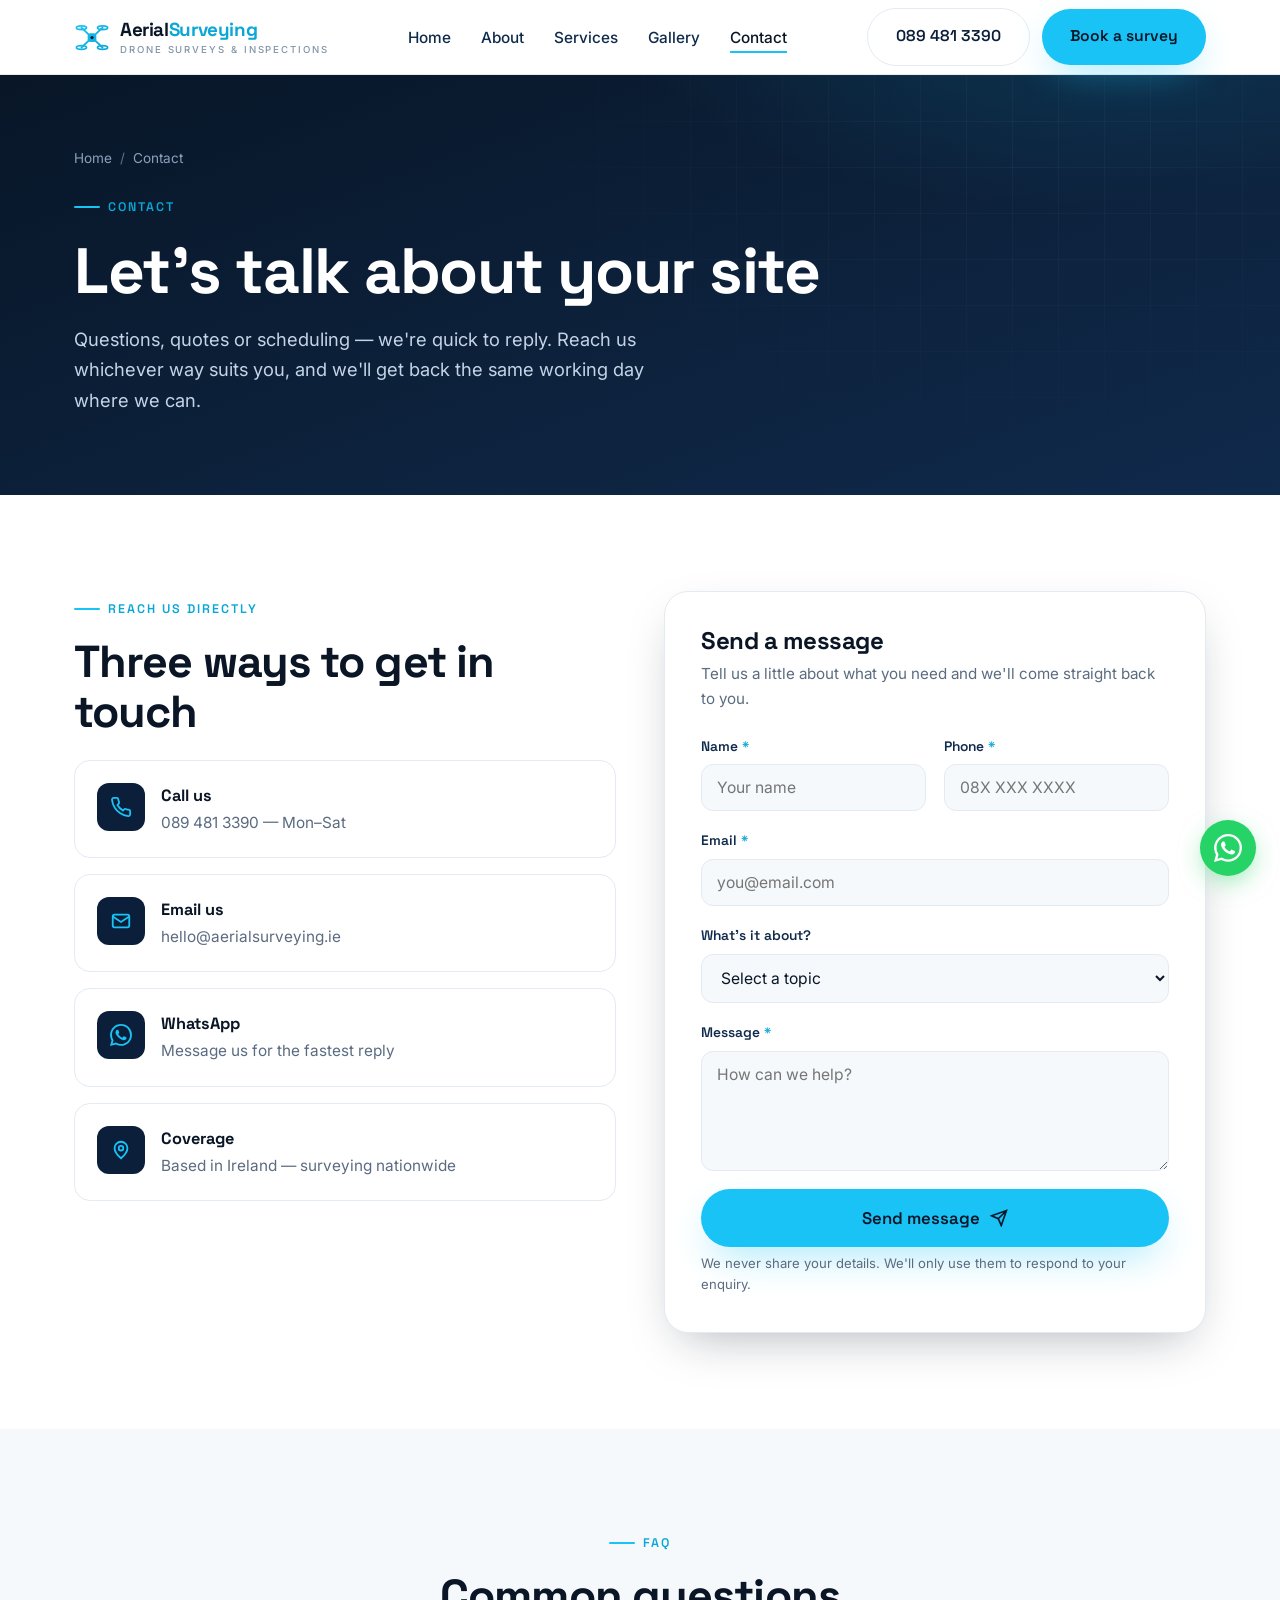
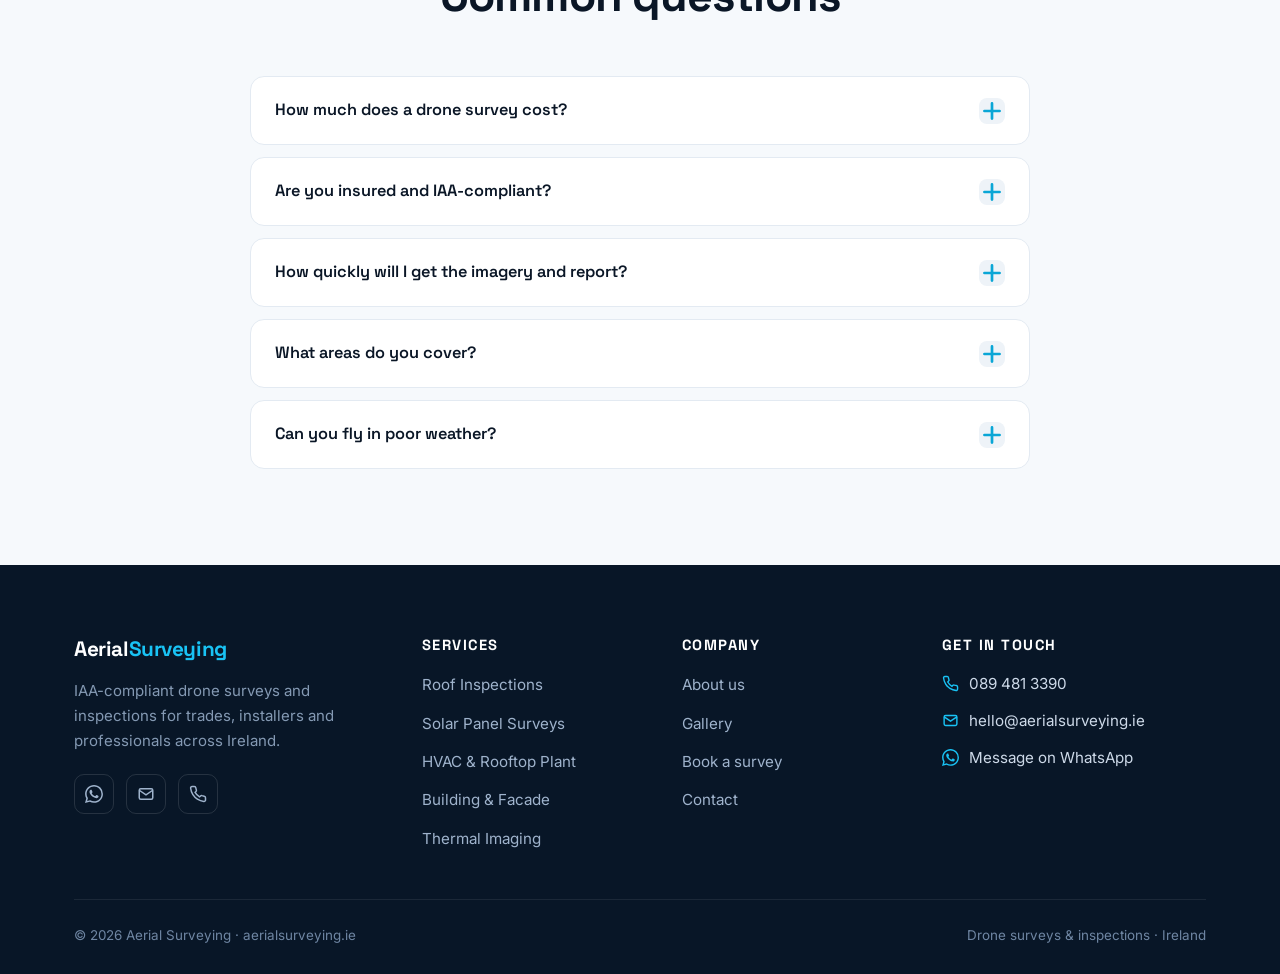
<file: contact.html>
<!DOCTYPE html>
<html lang="en-IE">
<head>
<meta charset="UTF-8">
<meta name="viewport" content="width=device-width, initial-scale=1.0">
<title>Contact | Aerial Surveying — Drone Surveys & Inspections Ireland</title>
<meta name="description" content="Get in touch with Aerial Surveying. Call 089 481 3390, email hello@aerialsurveying.ie or message us on WhatsApp for a fast quote on a drone survey anywhere in Ireland.">
<link rel="preconnect" href="https://fonts.googleapis.com">
<link rel="preconnect" href="https://fonts.gstatic.com" crossorigin>
<link href="https://fonts.googleapis.com/css2?family=Inter:wght@400;500;600;700&family=Space+Grotesk:wght@500;600;700&display=swap" rel="stylesheet">
<link rel="stylesheet" href="css/styles.css">
<link rel="icon" href="assets/favicon.svg" type="image/svg+xml">
<link rel="canonical" href="https://aerialsurveying.ie/contact.html">
<meta name="theme-color" content="#081627">
<meta property="og:type" content="website">
<meta property="og:site_name" content="Aerial Surveying">
<meta property="og:title" content="Contact | Aerial Surveying — Drone Surveys & Inspections Ireland">
<meta property="og:description" content="Call 089 481 3390, email hello@aerialsurveying.ie or message us on WhatsApp for a fast quote on a drone survey anywhere in Ireland.">
<meta property="og:url" content="https://aerialsurveying.ie/contact.html">
<meta property="og:image" content="https://aerialsurveying.ie/assets/og-image.png">
<meta property="og:image:width" content="1200">
<meta property="og:image:height" content="630">
<meta name="twitter:card" content="summary_large_image">
<meta name="twitter:title" content="Contact | Aerial Surveying">
<meta name="twitter:description" content="Get a fast quote on a drone survey anywhere in Ireland.">
<meta name="twitter:image" content="https://aerialsurveying.ie/assets/og-image.png">
<meta name="robots" content="index, follow">
<meta name="geo.region" content="IE">
<script type="application/ld+json">
[
  {
    "@context": "https://schema.org",
    "@type": "BreadcrumbList",
    "itemListElement": [
      { "@type": "ListItem", "position": 1, "name": "Home", "item": "https://aerialsurveying.ie/" },
      { "@type": "ListItem", "position": 2, "name": "Contact", "item": "https://aerialsurveying.ie/contact.html" }
    ]
  },
  {
    "@context": "https://schema.org",
    "@type": "ContactPage",
    "url": "https://aerialsurveying.ie/contact.html",
    "name": "Contact Aerial Surveying",
    "description": "Get in touch for a fast drone survey quote anywhere in Ireland. Call, email or WhatsApp.",
    "mainEntity": {
      "@type": "LocalBusiness",
      "@id": "https://aerialsurveying.ie/#business",
      "telephone": "+353894813390",
      "email": "hello@aerialsurveying.ie",
      "contactPoint": [
        { "@type": "ContactPoint", "telephone": "+353894813390", "contactType": "sales", "areaServed": "IE", "availableLanguage": "English" },
        { "@type": "ContactPoint", "contactType": "customer support", "email": "hello@aerialsurveying.ie", "areaServed": "IE" }
      ]
    }
  }
]
</script>
</head>
<body>

<header class="site-header">
  <div class="container nav">
    <a class="brand" href="index.html" aria-label="Aerial Surveying home">
      <svg class="logo" viewBox="0 0 58 58" width="38" height="38" fill="none" xmlns="http://www.w3.org/2000/svg" aria-hidden="true">
        <defs><linearGradient id="dg" x1="6" y1="8" x2="52" y2="54" gradientUnits="userSpaceOnUse"><stop stop-color="#19c3f5"/><stop offset="1" stop-color="#0aa6d6"/></linearGradient></defs>
        <g stroke="url(#dg)" stroke-width="3" stroke-linecap="round"><line x1="29" y1="30" x2="12" y2="14"/><line x1="29" y1="30" x2="46" y2="14"/><line x1="29" y1="30" x2="12" y2="46"/><line x1="29" y1="30" x2="46" y2="46"/><ellipse cx="12" cy="14" rx="8" ry="3"/><ellipse cx="46" cy="14" rx="8" ry="3"/><ellipse cx="12" cy="46" rx="8" ry="3"/><ellipse cx="46" cy="46" rx="8" ry="3"/></g>
        <rect x="22" y="23" width="14" height="14" rx="4.5" fill="url(#dg)"/><circle cx="29" cy="30" r="2.6" fill="#081627"/>
      </svg>
      <span class="brand-text">Aerial<span>Surveying</span><small class="brand-sub">Drone Surveys &amp; Inspections</small></span>
    </a>
    <nav>
      <ul class="nav-links">
        <li><a href="index.html">Home</a></li>
        <li><a href="about.html">About</a></li>
        <li><a href="services.html">Services</a></li>
        <li><a href="gallery.html">Gallery</a></li>
        <li><a href="contact.html" class="active">Contact</a></li>
        <li class="nav-cta-mobile"><a href="booking.html" class="btn btn-primary">Book a survey</a></li>
        <li class="nav-cta-mobile"><a href="tel:+353894813390" class="btn btn-outline">089 481 3390</a></li>
      </ul>
    </nav>
    <div class="nav-cta">
      <a href="tel:+353894813390" class="btn btn-outline">089 481 3390</a>
      <a href="booking.html" class="btn btn-primary">Book a survey</a>
      <button class="nav-toggle" aria-label="Menu"><span></span><span></span><span></span></button>
    </div>
  </div>
</header>

<section class="page-hero">
  <div class="container">
    <div class="breadcrumb"><a href="index.html">Home</a> <span>/</span> Contact</div>
    <span class="kicker">Contact</span>
    <h1>Let's talk about your site</h1>
    <p>Questions, quotes or scheduling — we're quick to reply. Reach us whichever way suits you, and we'll get back the same working day where we can.</p>
  </div>
</section>

<section class="section">
  <div class="container form-wrap">
    <!-- info -->
    <aside>
      <span class="kicker">Reach us directly</span>
      <h2 style="margin-bottom:24px">Three ways to get in touch</h2>
      <div class="info-list">
        <a class="info-card" href="tel:+353894813390"><div class="ic"><svg viewBox="0 0 24 24" fill="none" stroke="currentColor" stroke-width="2"><path d="M22 16.9v3a2 2 0 01-2.2 2 19.8 19.8 0 01-8.6-3 19.5 19.5 0 01-6-6 19.8 19.8 0 01-3-8.6A2 2 0 014.1 2h3a2 2 0 012 1.7c.1 1 .4 1.9.7 2.8a2 2 0 01-.5 2.1L8.1 9.9a16 16 0 006 6l1.3-1.3a2 2 0 012.1-.4c.9.3 1.8.6 2.8.7a2 2 0 011.7 2z"/></svg></div><div><b>Call us</b><p>089 481 3390 — Mon–Sat</p></div></a>
        <a class="info-card" href="mailto:hello@aerialsurveying.ie"><div class="ic"><svg viewBox="0 0 24 24" fill="none" stroke="currentColor" stroke-width="2"><rect x="3" y="5" width="18" height="14" rx="2"/><path d="M3 7l9 6 9-6"/></svg></div><div><b>Email us</b><p>hello@aerialsurveying.ie</p></div></a>
        <a class="info-card" href="https://wa.me/353894813390" target="_blank" rel="noopener"><div class="ic"><svg viewBox="0 0 24 24" fill="currentColor"><path d="M17.472 14.382c-.297-.149-1.758-.867-2.03-.967-.273-.099-.471-.148-.67.15-.197.297-.767.966-.94 1.164-.173.199-.347.223-.644.075-.297-.15-1.255-.463-2.39-1.475-.883-.788-1.48-1.761-1.653-2.059-.173-.297-.018-.458.13-.606.134-.133.298-.347.446-.52.149-.174.198-.298.298-.497.099-.198.05-.371-.025-.52-.075-.149-.669-1.612-.916-2.207-.242-.579-.487-.5-.669-.51-.173-.008-.371-.01-.57-.01-.198 0-.52.074-.792.372-.272.297-1.04 1.016-1.04 2.479 0 1.462 1.065 2.875 1.213 3.074.149.198 2.096 3.2 5.077 4.487.709.306 1.262.489 1.694.625.712.227 1.36.195 1.871.118.571-.085 1.758-.719 2.006-1.413.248-.694.248-1.289.173-1.413-.074-.124-.272-.198-.57-.347m-5.421 7.403h-.004a9.87 9.87 0 01-5.031-1.378l-.361-.214-3.741.982.998-3.648-.235-.374a9.86 9.86 0 01-1.51-5.26c.001-5.45 4.436-9.884 9.888-9.884 2.64 0 5.122 1.03 6.988 2.898a9.825 9.825 0 012.893 6.994c-.003 5.45-4.437 9.885-9.885 9.885M20.52 3.449C18.24 1.245 15.24 0 12.045 0 5.463 0 .104 5.359.101 11.892c0 2.096.549 4.142 1.595 5.945L0 24l6.305-1.654a11.882 11.882 0 005.683 1.448h.005c6.581 0 11.94-5.359 11.943-11.893a11.821 11.821 0 00-3.416-8.452z"/></svg></div><div><b>WhatsApp</b><p>Message us for the fastest reply</p></div></a>
        <div class="info-card"><div class="ic"><svg viewBox="0 0 24 24" fill="none" stroke="currentColor" stroke-width="2"><path d="M12 21s-7-6-7-11a7 7 0 0114 0c0 5-7 11-7 11z"/><circle cx="12" cy="10" r="2.5"/></svg></div><div><b>Coverage</b><p>Based in Ireland — surveying nationwide</p></div></div>
      </div>
    </aside>

    <!-- form -->
    <div>
      <div class="form-card">
        <h2 style="margin-bottom:6px;font-size:1.5rem">Send a message</h2>
        <p style="margin-bottom:24px;font-size:.95rem">Tell us a little about what you need and we'll come straight back to you.</p>
        <form data-form name="contact" method="POST" data-netlify="true" netlify-honeypot="bot-field" novalidate>
          <input type="hidden" name="form-name" value="contact">
          <p hidden><label>Leave this empty: <input name="bot-field"></label></p>
          <div class="form-grid">
            <div class="field"><label for="cname">Name <span class="req">*</span></label><input id="cname" name="name" type="text" required placeholder="Your name"></div>
            <div class="field"><label for="cphone">Phone <span class="req">*</span></label><input id="cphone" name="phone" type="tel" required placeholder="08X XXX XXXX"></div>
          </div>
          <div class="field full"><label for="cemail">Email <span class="req">*</span></label><input id="cemail" name="email" type="email" required placeholder="you@email.com"></div>
          <div class="field full">
            <label for="ctopic">What's it about?</label>
            <select id="ctopic" name="topic">
              <option value="" disabled selected>Select a topic</option>
              <option>Request a quote</option>
              <option>Roof inspection</option>
              <option>Solar panel survey</option>
              <option>HVAC / rooftop plant</option>
              <option>Building / facade survey</option>
              <option>Thermal imaging</option>
              <option>General question</option>
            </select>
          </div>
          <div class="field full"><label for="cmsg">Message <span class="req">*</span></label><textarea id="cmsg" name="message" required placeholder="How can we help?"></textarea></div>
          <button type="submit" class="btn btn-primary btn-lg" style="width:100%">Send message
            <svg viewBox="0 0 24 24" fill="none" stroke="currentColor" stroke-width="2.2" stroke-linecap="round"><path d="M22 2L11 13M22 2l-7 20-4-9-9-4z"/></svg>
          </button>
          <p class="form-note">We never share your details. We'll only use them to respond to your enquiry.</p>
        </form>
      </div>
      <div class="form-success">
        <div class="ok"><svg viewBox="0 0 24 24" fill="none" stroke="currentColor" stroke-width="3" stroke-linecap="round"><path d="M5 13l4 4L19 7"/></svg></div>
        <h2>Message sent</h2>
        <p style="margin-top:10px">Thanks for reaching out — we'll reply as soon as we can. For anything urgent, call <a href="tel:+353894813390" class="accent">089 481 3390</a>.</p>
      </div>
    </div>
  </div>
</section>

<!-- FAQ -->
<section class="section" style="background:var(--mist-2)">
  <div class="container">
    <div class="section-head center reveal">
      <span class="kicker">FAQ</span>
      <h2>Common questions</h2>
    </div>
    <div class="faq">
      <div class="faq-item reveal"><div class="faq-q">How much does a drone survey cost?<span class="pm"><svg viewBox="0 0 24 24" fill="none" stroke="currentColor" stroke-width="2.5" stroke-linecap="round"><path d="M12 5v14M5 12h14"/></svg></span></div><div class="faq-a"><p>It depends on the site, the type of survey and what deliverables you need. Tell us the job and we'll send a clear, fixed quote with no obligation — usually the same working day.</p></div></div>
      <div class="faq-item reveal"><div class="faq-q">Are you insured and IAA-compliant?<span class="pm"><svg viewBox="0 0 24 24" fill="none" stroke="currentColor" stroke-width="2.5" stroke-linecap="round"><path d="M12 5v14M5 12h14"/></svg></span></div><div class="faq-a"><p>Yes. We operate as fully insured, qualified remote pilots in line with Irish Aviation Authority requirements, with the right permissions for the work we carry out.</p></div></div>
      <div class="faq-item reveal"><div class="faq-q">How quickly will I get the imagery and report?<span class="pm"><svg viewBox="0 0 24 24" fill="none" stroke="currentColor" stroke-width="2.5" stroke-linecap="round"><path d="M12 5v14M5 12h14"/></svg></span></div><div class="faq-a"><p>Most surveys are turned around within 24–48 hours of the flight. If you're working to a tight deadline, let us know and we'll do our best to prioritise it.</p></div></div>
      <div class="faq-item reveal"><div class="faq-q">What areas do you cover?<span class="pm"><svg viewBox="0 0 24 24" fill="none" stroke="currentColor" stroke-width="2.5" stroke-linecap="round"><path d="M12 5v14M5 12h14"/></svg></span></div><div class="faq-a"><p>We're based in Ireland and survey nationwide. Travel for sites outside our immediate area can be included in your quote.</p></div></div>
      <div class="faq-item reveal"><div class="faq-q">Can you fly in poor weather?<span class="pm"><svg viewBox="0 0 24 24" fill="none" stroke="currentColor" stroke-width="2.5" stroke-linecap="round"><path d="M12 5v14M5 12h14"/></svg></span></div><div class="faq-a"><p>Safety and image quality come first, so very high winds or heavy rain can mean rescheduling. We keep an eye on the forecast and will always agree the best window with you in advance.</p></div></div>
    </div>
  </div>
</section>

<footer class="site-footer">
  <div class="container">
    <div class="footer-grid">
      <div class="footer-brand">
        <span class="brand-text" style="font-size:1.3rem">Aerial<span style="color:var(--accent)">Surveying</span></span>
        <p>IAA-compliant drone surveys and inspections for trades, installers and professionals across Ireland.</p>
        <div class="footer-social">
          <a href="https://wa.me/353894813390" target="_blank" rel="noopener" aria-label="WhatsApp"><svg viewBox="0 0 24 24" fill="currentColor"><path d="M17.472 14.382c-.297-.149-1.758-.867-2.03-.967-.273-.099-.471-.148-.67.15-.197.297-.767.966-.94 1.164-.173.199-.347.223-.644.075-.297-.15-1.255-.463-2.39-1.475-.883-.788-1.48-1.761-1.653-2.059-.173-.297-.018-.458.13-.606.134-.133.298-.347.446-.52.149-.174.198-.298.298-.497.099-.198.05-.371-.025-.52-.075-.149-.669-1.612-.916-2.207-.242-.579-.487-.5-.669-.51-.173-.008-.371-.01-.57-.01-.198 0-.52.074-.792.372-.272.297-1.04 1.016-1.04 2.479 0 1.462 1.065 2.875 1.213 3.074.149.198 2.096 3.2 5.077 4.487.709.306 1.262.489 1.694.625.712.227 1.36.195 1.871.118.571-.085 1.758-.719 2.006-1.413.248-.694.248-1.289.173-1.413-.074-.124-.272-.198-.57-.347m-5.421 7.403h-.004a9.87 9.87 0 01-5.031-1.378l-.361-.214-3.741.982.998-3.648-.235-.374a9.86 9.86 0 01-1.51-5.26c.001-5.45 4.436-9.884 9.888-9.884 2.64 0 5.122 1.03 6.988 2.898a9.825 9.825 0 012.893 6.994c-.003 5.45-4.437 9.885-9.885 9.885M20.52 3.449C18.24 1.245 15.24 0 12.045 0 5.463 0 .104 5.359.101 11.892c0 2.096.549 4.142 1.595 5.945L0 24l6.305-1.654a11.882 11.882 0 005.683 1.448h.005c6.581 0 11.94-5.359 11.943-11.893a11.821 11.821 0 00-3.416-8.452z"/></svg></a>
          <a href="mailto:hello@aerialsurveying.ie" aria-label="Email"><svg viewBox="0 0 24 24" fill="none" stroke="currentColor" stroke-width="2"><rect x="3" y="5" width="18" height="14" rx="2"/><path d="M3 7l9 6 9-6"/></svg></a>
          <a href="tel:+353894813390" aria-label="Phone"><svg viewBox="0 0 24 24" fill="none" stroke="currentColor" stroke-width="2"><path d="M22 16.9v3a2 2 0 01-2.2 2 19.8 19.8 0 01-8.6-3 19.5 19.5 0 01-6-6 19.8 19.8 0 01-3-8.6A2 2 0 014.1 2h3a2 2 0 012 1.7c.1 1 .4 1.9.7 2.8a2 2 0 01-.5 2.1L8.1 9.9a16 16 0 006 6l1.3-1.3a2 2 0 012.1-.4c.9.3 1.8.6 2.8.7a2 2 0 011.7 2z"/></svg></a>
        </div>
      </div>
      <div>
        <h4>Services</h4>
        <ul class="footer-links">
          <li><a href="services.html#roof">Roof Inspections</a></li>
          <li><a href="services.html#solar">Solar Panel Surveys</a></li>
          <li><a href="services.html#hvac">HVAC &amp; Rooftop Plant</a></li>
          <li><a href="services.html#building">Building &amp; Facade</a></li>
          <li><a href="services.html">Thermal Imaging</a></li>
        </ul>
      </div>
      <div>
        <h4>Company</h4>
        <ul class="footer-links">
          <li><a href="about.html">About us</a></li>
          <li><a href="gallery.html">Gallery</a></li>
          <li><a href="booking.html">Book a survey</a></li>
          <li><a href="contact.html">Contact</a></li>
        </ul>
      </div>
      <div>
        <h4>Get in touch</h4>
        <div class="footer-contact">
          <a href="tel:+353894813390"><svg viewBox="0 0 24 24" fill="none" stroke="currentColor" stroke-width="2"><path d="M22 16.9v3a2 2 0 01-2.2 2 19.8 19.8 0 01-8.6-3 19.5 19.5 0 01-6-6 19.8 19.8 0 01-3-8.6A2 2 0 014.1 2h3a2 2 0 012 1.7c.1 1 .4 1.9.7 2.8a2 2 0 01-.5 2.1L8.1 9.9a16 16 0 006 6l1.3-1.3a2 2 0 012.1-.4c.9.3 1.8.6 2.8.7a2 2 0 011.7 2z"/></svg> 089 481 3390</a>
          <a href="mailto:hello@aerialsurveying.ie"><svg viewBox="0 0 24 24" fill="none" stroke="currentColor" stroke-width="2"><rect x="3" y="5" width="18" height="14" rx="2"/><path d="M3 7l9 6 9-6"/></svg> hello@aerialsurveying.ie</a>
          <a href="https://wa.me/353894813390" target="_blank" rel="noopener"><svg viewBox="0 0 24 24" fill="currentColor"><path d="M17.472 14.382c-.297-.149-1.758-.867-2.03-.967-.273-.099-.471-.148-.67.15-.197.297-.767.966-.94 1.164-.173.199-.347.223-.644.075-.297-.15-1.255-.463-2.39-1.475-.883-.788-1.48-1.761-1.653-2.059-.173-.297-.018-.458.13-.606.134-.133.298-.347.446-.52.149-.174.198-.298.298-.497.099-.198.05-.371-.025-.52-.075-.149-.669-1.612-.916-2.207-.242-.579-.487-.5-.669-.51-.173-.008-.371-.01-.57-.01-.198 0-.52.074-.792.372-.272.297-1.04 1.016-1.04 2.479 0 1.462 1.065 2.875 1.213 3.074.149.198 2.096 3.2 5.077 4.487.709.306 1.262.489 1.694.625.712.227 1.36.195 1.871.118.571-.085 1.758-.719 2.006-1.413.248-.694.248-1.289.173-1.413-.074-.124-.272-.198-.57-.347m-5.421 7.403h-.004a9.87 9.87 0 01-5.031-1.378l-.361-.214-3.741.982.998-3.648-.235-.374a9.86 9.86 0 01-1.51-5.26c.001-5.45 4.436-9.884 9.888-9.884 2.64 0 5.122 1.03 6.988 2.898a9.825 9.825 0 012.893 6.994c-.003 5.45-4.437 9.885-9.885 9.885M20.52 3.449C18.24 1.245 15.24 0 12.045 0 5.463 0 .104 5.359.101 11.892c0 2.096.549 4.142 1.595 5.945L0 24l6.305-1.654a11.882 11.882 0 005.683 1.448h.005c6.581 0 11.94-5.359 11.943-11.893a11.821 11.821 0 00-3.416-8.452z"/></svg> Message on WhatsApp</a>
        </div>
      </div>
    </div>
    <div class="footer-bottom">
      <span>&copy; <span id="year">2026</span> Aerial Surveying · aerialsurveying.ie</span>
      <span>Drone surveys &amp; inspections · Ireland</span>
    </div>
  </div>
</footer>

<a class="wa-float" href="https://wa.me/353894813390" target="_blank" rel="noopener" aria-label="Message us on WhatsApp">
  <svg viewBox="0 0 24 24" fill="currentColor"><path d="M17.472 14.382c-.297-.149-1.758-.867-2.03-.967-.273-.099-.471-.148-.67.15-.197.297-.767.966-.94 1.164-.173.199-.347.223-.644.075-.297-.15-1.255-.463-2.39-1.475-.883-.788-1.48-1.761-1.653-2.059-.173-.297-.018-.458.13-.606.134-.133.298-.347.446-.52.149-.174.198-.298.298-.497.099-.198.05-.371-.025-.52-.075-.149-.669-1.612-.916-2.207-.242-.579-.487-.5-.669-.51-.173-.008-.371-.01-.57-.01-.198 0-.52.074-.792.372-.272.297-1.04 1.016-1.04 2.479 0 1.462 1.065 2.875 1.213 3.074.149.198 2.096 3.2 5.077 4.487.709.306 1.262.489 1.694.625.712.227 1.36.195 1.871.118.571-.085 1.758-.719 2.006-1.413.248-.694.248-1.289.173-1.413-.074-.124-.272-.198-.57-.347m-5.421 7.403h-.004a9.87 9.87 0 01-5.031-1.378l-.361-.214-3.741.982.998-3.648-.235-.374a9.86 9.86 0 01-1.51-5.26c.001-5.45 4.436-9.884 9.888-9.884 2.64 0 5.122 1.03 6.988 2.898a9.825 9.825 0 012.893 6.994c-.003 5.45-4.437 9.885-9.885 9.885M20.52 3.449C18.24 1.245 15.24 0 12.045 0 5.463 0 .104 5.359.101 11.892c0 2.096.549 4.142 1.595 5.945L0 24l6.305-1.654a11.882 11.882 0 005.683 1.448h.005c6.581 0 11.94-5.359 11.943-11.893a11.821 11.821 0 00-3.416-8.452z"/></svg>
</a>

<script src="js/main.js"></script>
</body>
</html>
</file>
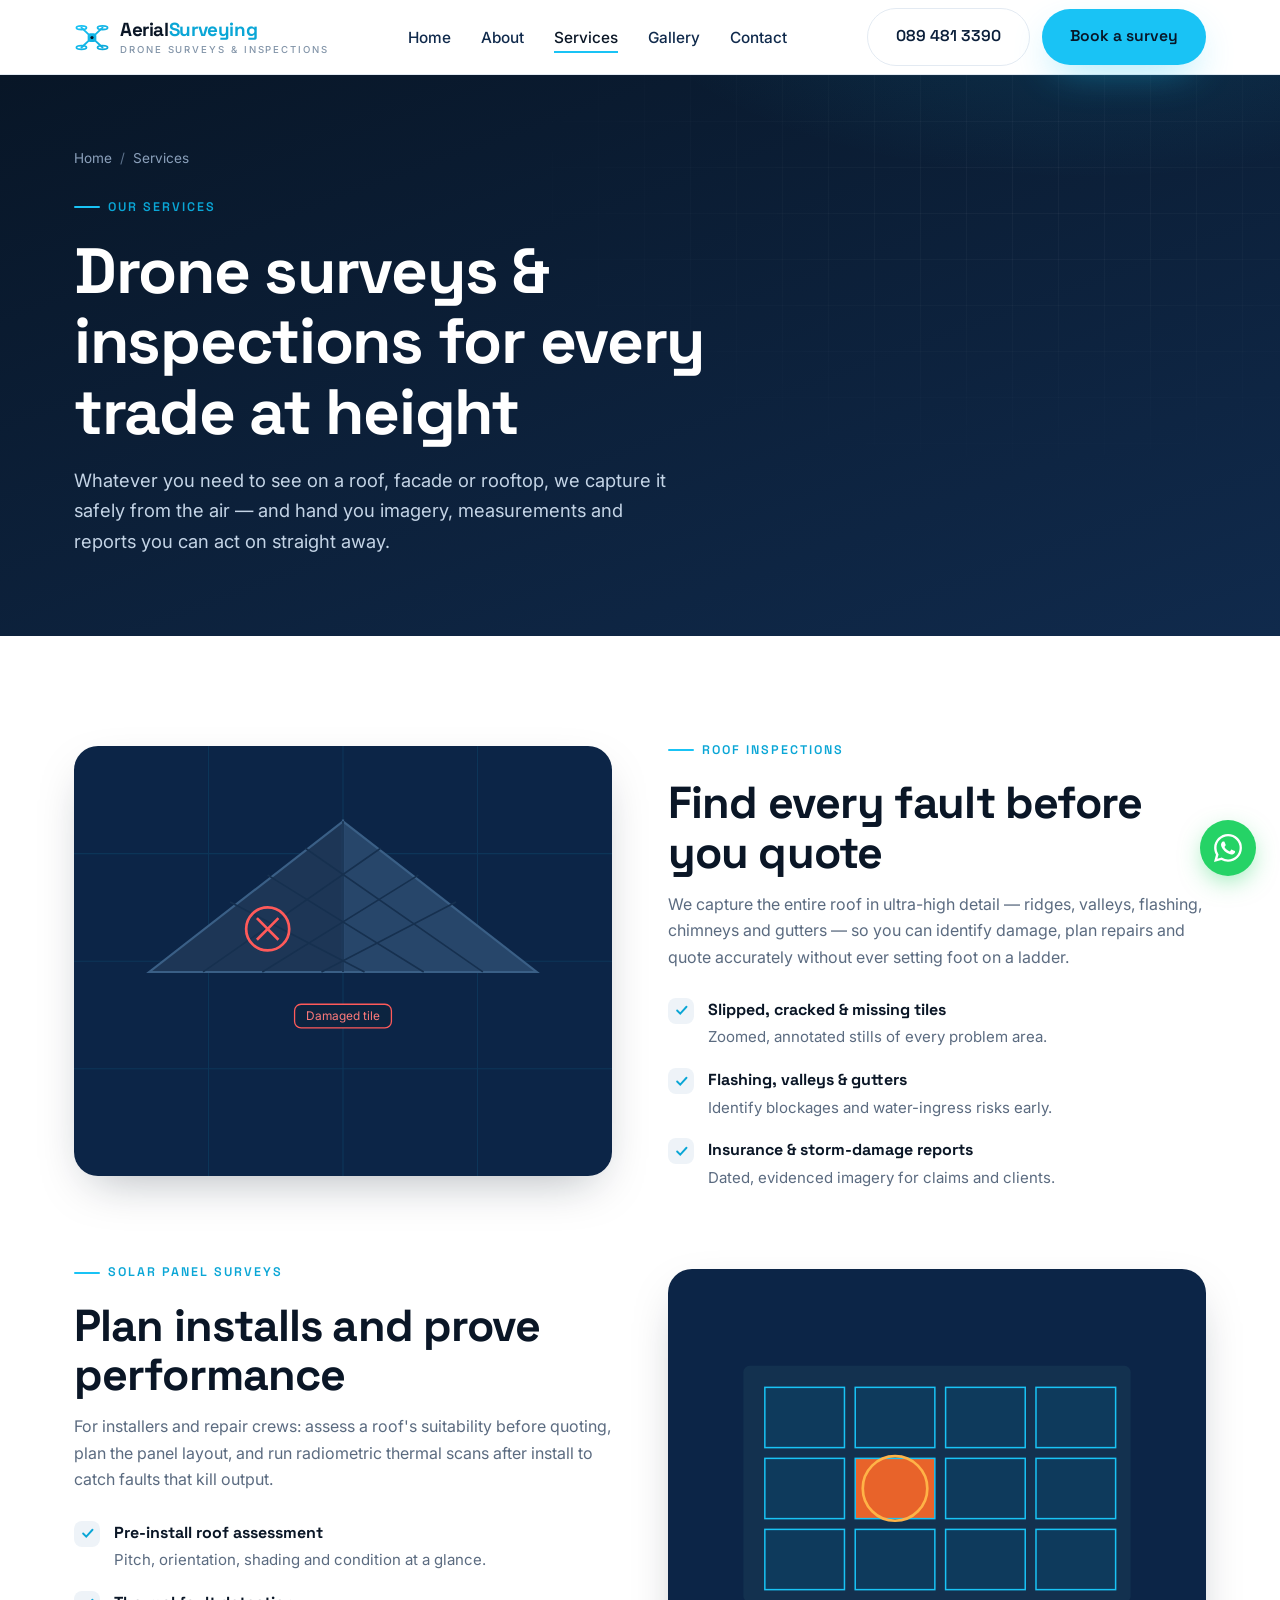
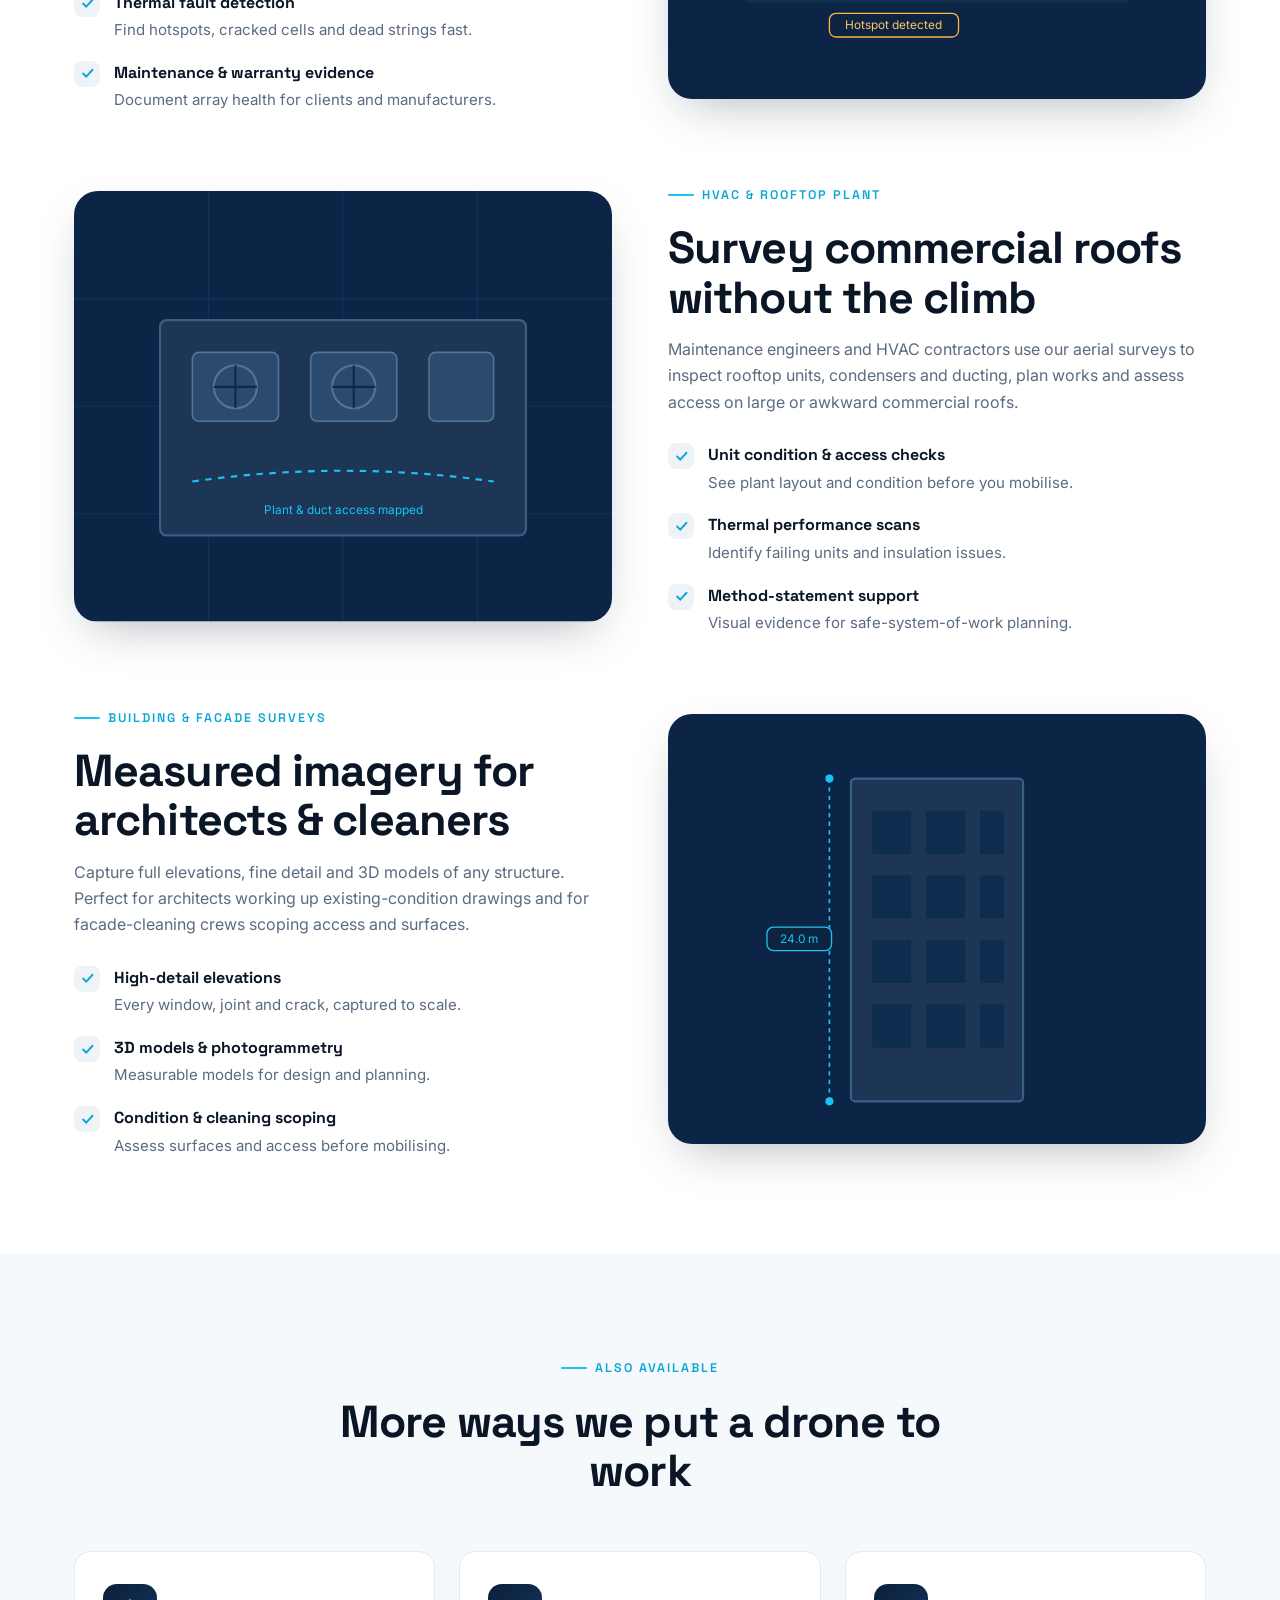
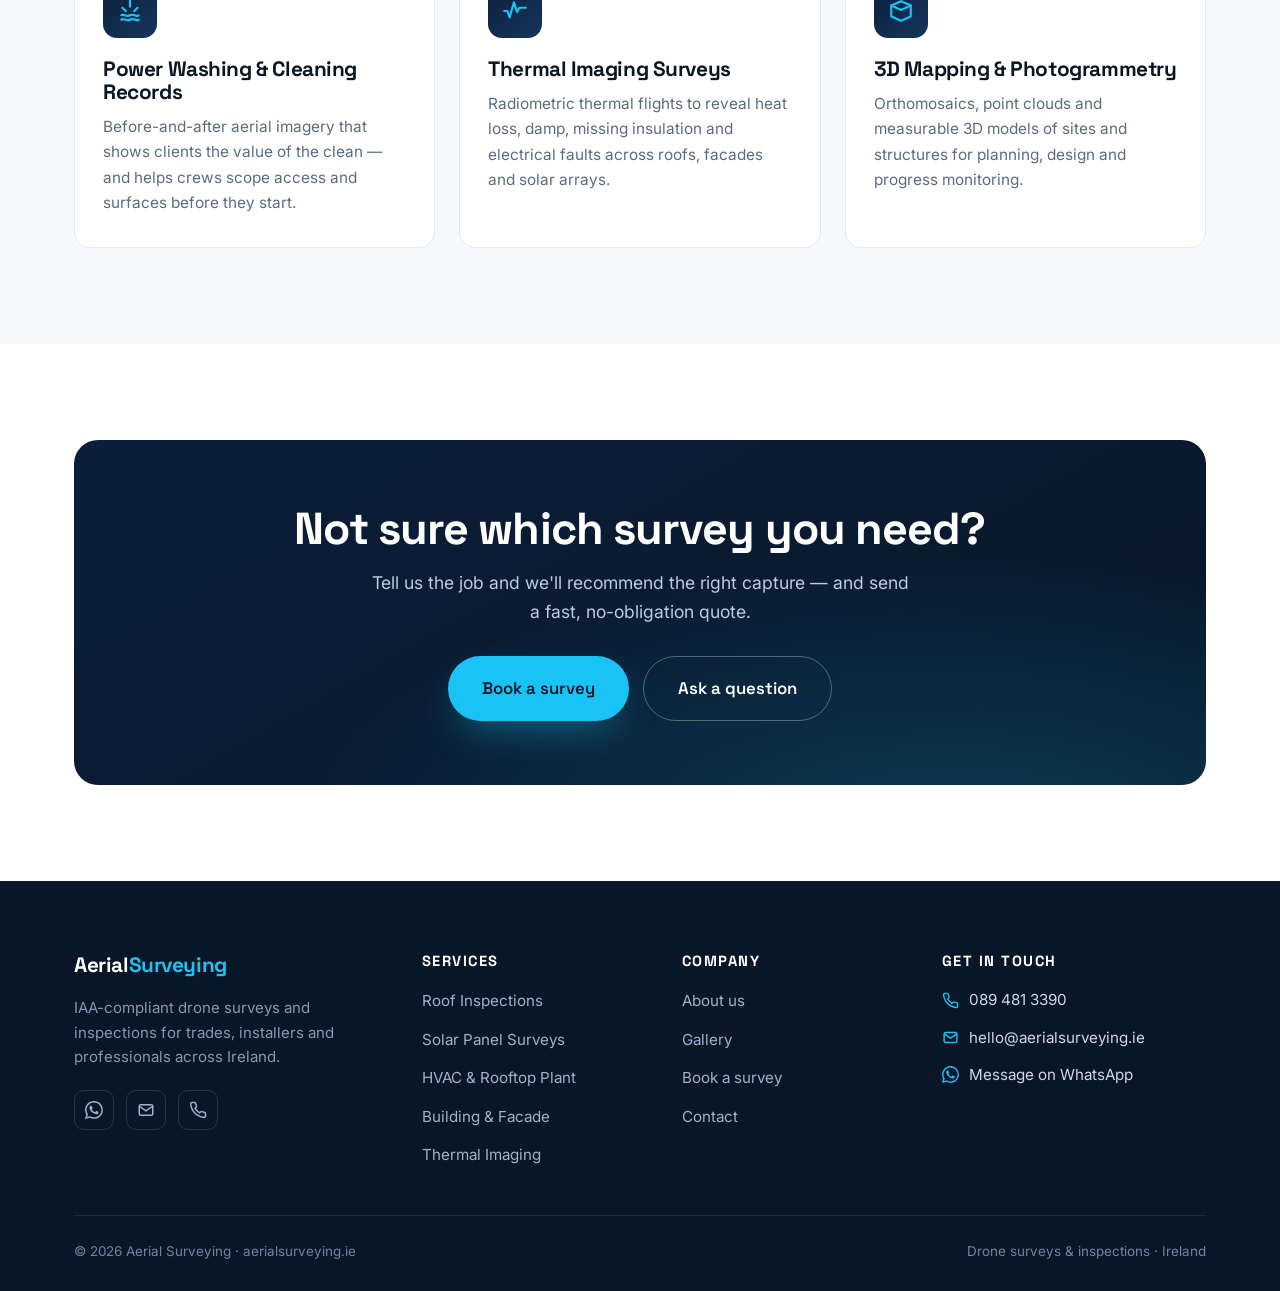
<file: services.html>
<!DOCTYPE html>
<html lang="en-IE">
<head>
<meta charset="UTF-8">
<meta name="viewport" content="width=device-width, initial-scale=1.0">
<title>Services | Drone Roof, Solar, HVAC, Facade & Thermal Surveys — Aerial Surveying</title>
<meta name="description" content="Drone survey services across Ireland: roof inspections, solar panel surveys, HVAC and rooftop plant, building and facade surveys, power-wash records and thermal imaging.">
<link rel="preconnect" href="https://fonts.googleapis.com">
<link rel="preconnect" href="https://fonts.gstatic.com" crossorigin>
<link href="https://fonts.googleapis.com/css2?family=Inter:wght@400;500;600;700&family=Space+Grotesk:wght@500;600;700&display=swap" rel="stylesheet">
<link rel="stylesheet" href="css/styles.css">
<link rel="icon" href="assets/favicon.svg" type="image/svg+xml">
<link rel="canonical" href="https://aerialsurveying.ie/services.html">
<meta name="theme-color" content="#081627">
<meta property="og:type" content="website">
<meta property="og:site_name" content="Aerial Surveying">
<meta property="og:title" content="Services | Drone Roof, Solar, HVAC, Facade & Thermal Surveys">
<meta property="og:description" content="Drone survey services across Ireland: roof inspections, solar panel surveys, HVAC and rooftop plant, building and facade surveys, and thermal imaging.">
<meta property="og:url" content="https://aerialsurveying.ie/services.html">
<meta property="og:image" content="https://aerialsurveying.ie/assets/og-image.png">
<meta property="og:image:width" content="1200">
<meta property="og:image:height" content="630">
<meta name="twitter:card" content="summary_large_image">
<meta name="twitter:title" content="Services | Aerial Surveying">
<meta name="twitter:description" content="Drone roof, solar, HVAC, facade and thermal surveys across Ireland.">
<meta name="twitter:image" content="https://aerialsurveying.ie/assets/og-image.png">
<meta name="robots" content="index, follow">
<meta name="geo.region" content="IE">
<script type="application/ld+json">
[
  {
    "@context": "https://schema.org",
    "@type": "BreadcrumbList",
    "itemListElement": [
      { "@type": "ListItem", "position": 1, "name": "Home", "item": "https://aerialsurveying.ie/" },
      { "@type": "ListItem", "position": 2, "name": "Services", "item": "https://aerialsurveying.ie/services.html" }
    ]
  },
  {
    "@context": "https://schema.org",
    "@type": "ItemList",
    "name": "Drone Survey Services — Aerial Surveying Ireland",
    "itemListElement": [
      { "@type": "ListItem", "position": 1, "item": { "@type": "Service", "name": "Drone Roof Inspection", "description": "High-resolution aerial imagery of flat and pitched roofs. Identify defects, ponding, damage and wear without scaffolding.", "provider": { "@id": "https://aerialsurveying.ie/#business" }, "areaServed": "Ireland" } },
      { "@type": "ListItem", "position": 2, "item": { "@type": "Service", "name": "Solar Panel Survey & Thermal Imaging", "description": "Detect underperforming panels, hotspots and faults with thermal drone imaging. Ideal for installers and maintenance teams.", "provider": { "@id": "https://aerialsurveying.ie/#business" }, "areaServed": "Ireland" } },
      { "@type": "ListItem", "position": 3, "item": { "@type": "Service", "name": "HVAC Rooftop Inspection", "description": "Visual and thermal surveys of rooftop plant, condensers and ductwork — no working at height required.", "provider": { "@id": "https://aerialsurveying.ie/#business" }, "areaServed": "Ireland" } },
      { "@type": "ListItem", "position": 4, "item": { "@type": "Service", "name": "Building & Facade Survey", "description": "Full external envelope inspection for architects, engineers and property managers. High-res imagery and condition reports.", "provider": { "@id": "https://aerialsurveying.ie/#business" }, "areaServed": "Ireland" } },
      { "@type": "ListItem", "position": 5, "item": { "@type": "Service", "name": "Power Washing Pre & Post Survey", "description": "Before-and-after aerial photography for power washing contractors documenting coverage and quality.", "provider": { "@id": "https://aerialsurveying.ie/#business" }, "areaServed": "Ireland" } },
      { "@type": "ListItem", "position": 6, "item": { "@type": "Service", "name": "3D Mapping & Photogrammetry", "description": "Accurate 3D models and orthomosaic maps for architects, planners and construction teams.", "provider": { "@id": "https://aerialsurveying.ie/#business" }, "areaServed": "Ireland" } }
    ]
  }
]
</script>
</head>
<body>

<header class="site-header">
  <div class="container nav">
    <a class="brand" href="index.html" aria-label="Aerial Surveying home">
      <svg class="logo" viewBox="0 0 58 58" width="38" height="38" fill="none" xmlns="http://www.w3.org/2000/svg" aria-hidden="true">
        <defs><linearGradient id="dg" x1="6" y1="8" x2="52" y2="54" gradientUnits="userSpaceOnUse"><stop stop-color="#19c3f5"/><stop offset="1" stop-color="#0aa6d6"/></linearGradient></defs>
        <g stroke="url(#dg)" stroke-width="3" stroke-linecap="round"><line x1="29" y1="30" x2="12" y2="14"/><line x1="29" y1="30" x2="46" y2="14"/><line x1="29" y1="30" x2="12" y2="46"/><line x1="29" y1="30" x2="46" y2="46"/><ellipse cx="12" cy="14" rx="8" ry="3"/><ellipse cx="46" cy="14" rx="8" ry="3"/><ellipse cx="12" cy="46" rx="8" ry="3"/><ellipse cx="46" cy="46" rx="8" ry="3"/></g>
        <rect x="22" y="23" width="14" height="14" rx="4.5" fill="url(#dg)"/><circle cx="29" cy="30" r="2.6" fill="#081627"/>
      </svg>
      <span class="brand-text">Aerial<span>Surveying</span><small class="brand-sub">Drone Surveys &amp; Inspections</small></span>
    </a>
    <nav>
      <ul class="nav-links">
        <li><a href="index.html">Home</a></li>
        <li><a href="about.html">About</a></li>
        <li><a href="services.html" class="active">Services</a></li>
        <li><a href="gallery.html">Gallery</a></li>
        <li><a href="contact.html">Contact</a></li>
        <li class="nav-cta-mobile"><a href="booking.html" class="btn btn-primary">Book a survey</a></li>
        <li class="nav-cta-mobile"><a href="tel:+353894813390" class="btn btn-outline">089 481 3390</a></li>
      </ul>
    </nav>
    <div class="nav-cta">
      <a href="tel:+353894813390" class="btn btn-outline">089 481 3390</a>
      <a href="booking.html" class="btn btn-primary">Book a survey</a>
      <button class="nav-toggle" aria-label="Menu"><span></span><span></span><span></span></button>
    </div>
  </div>
</header>

<section class="page-hero">
  <div class="container">
    <div class="breadcrumb"><a href="index.html">Home</a> <span>/</span> Services</div>
    <span class="kicker">Our services</span>
    <h1>Drone surveys &amp; inspections for every trade at height</h1>
    <p>Whatever you need to see on a roof, facade or rooftop, we capture it safely from the air — and hand you imagery, measurements and reports you can act on straight away.</p>
  </div>
</section>

<!-- detailed services -->
<section class="section">
  <div class="container" style="display:grid;gap:64px">

    <!-- Roof -->
    <div class="split reveal" id="roof">
      <div class="split-media">
        <svg viewBox="0 0 500 400" preserveAspectRatio="xMidYMid slice" xmlns="http://www.w3.org/2000/svg" aria-label="Aerial roof inspection">
          <rect width="500" height="400" fill="#0c2547"/>
          <g stroke="#19c3f5" stroke-width="1" opacity="0.1"><path d="M0 100H500M0 200H500M0 300H500"/><path d="M125 0V400M250 0V400M375 0V400"/></g>
          <polygon points="250,70 430,210 250,210" fill="#27466a" stroke="#3a5f86" stroke-width="2"/>
          <polygon points="250,70 70,210 250,210" fill="#1d3656" stroke="#3a5f86" stroke-width="2"/>
          <g stroke="#16304f" stroke-width="1.5"><path d="M250 70 L250 210"/><path d="M285 95 L120 210M320 120 L175 210M355 145 L230 210M215 95 L380 210M180 120 L325 210M145 145 L270 210"/></g>
          <circle cx="180" cy="170" r="20" fill="none" stroke="#ff5a5a" stroke-width="2.5"/><path d="M170 160l20 20M190 160l-20 20" stroke="#ff5a5a" stroke-width="2.5"/>
          <rect x="205" y="240" width="90" height="22" rx="6" fill="#0c2440" stroke="#ff5a5a" stroke-width="1.2"/><text x="250" y="255" text-anchor="middle" font-family="Inter,sans-serif" font-size="11" fill="#ff7a7a">Damaged tile</text>
        </svg>
      </div>
      <div>
        <span class="kicker">Roof inspections</span>
        <h2>Find every fault before you quote</h2>
        <p style="margin-top:14px">We capture the entire roof in ultra-high detail — ridges, valleys, flashing, chimneys and gutters — so you can identify damage, plan repairs and quote accurately without ever setting foot on a ladder.</p>
        <ul class="feature-list">
          <li><span class="tick"><svg viewBox="0 0 24 24" fill="none" stroke="currentColor" stroke-width="3" stroke-linecap="round"><path d="M5 12l5 5L20 6"/></svg></span><div><b>Slipped, cracked &amp; missing tiles</b><p>Zoomed, annotated stills of every problem area.</p></div></li>
          <li><span class="tick"><svg viewBox="0 0 24 24" fill="none" stroke="currentColor" stroke-width="3" stroke-linecap="round"><path d="M5 12l5 5L20 6"/></svg></span><div><b>Flashing, valleys &amp; gutters</b><p>Identify blockages and water-ingress risks early.</p></div></li>
          <li><span class="tick"><svg viewBox="0 0 24 24" fill="none" stroke="currentColor" stroke-width="3" stroke-linecap="round"><path d="M5 12l5 5L20 6"/></svg></span><div><b>Insurance &amp; storm-damage reports</b><p>Dated, evidenced imagery for claims and clients.</p></div></li>
        </ul>
      </div>
    </div>

    <!-- Solar -->
    <div class="split reverse reveal" id="solar">
      <div class="split-media">
        <svg viewBox="0 0 500 400" preserveAspectRatio="xMidYMid slice" xmlns="http://www.w3.org/2000/svg" aria-label="Solar panel thermal survey">
          <rect width="500" height="400" fill="#0c2547"/>
          <g transform="translate(70 90)">
            <rect x="0" y="0" width="360" height="220" rx="6" fill="#13314f"/>
            <g stroke="#19c3f5" stroke-width="1.4" fill="#0e3a5c">
              <rect x="20" y="20" width="74" height="56"/><rect x="104" y="20" width="74" height="56"/><rect x="188" y="20" width="74" height="56"/><rect x="272" y="20" width="74" height="56"/>
              <rect x="20" y="86" width="74" height="56"/><rect x="104" y="86" width="74" height="56" fill="#e8632a"/><rect x="188" y="86" width="74" height="56"/><rect x="272" y="86" width="74" height="56"/>
              <rect x="20" y="152" width="74" height="56"/><rect x="104" y="152" width="74" height="56"/><rect x="188" y="152" width="74" height="56"/><rect x="272" y="152" width="74" height="56"/>
            </g>
          </g>
          <circle cx="211" cy="204" r="30" fill="none" stroke="#ffb347" stroke-width="2.5"/>
          <rect x="150" y="320" width="120" height="22" rx="6" fill="#0c2440" stroke="#ffb347" stroke-width="1.2"/><text x="210" y="335" text-anchor="middle" font-family="Inter,sans-serif" font-size="11" fill="#ffc46a">Hotspot detected</text>
        </svg>
      </div>
      <div>
        <span class="kicker">Solar panel surveys</span>
        <h2>Plan installs and prove performance</h2>
        <p style="margin-top:14px">For installers and repair crews: assess a roof's suitability before quoting, plan the panel layout, and run radiometric thermal scans after install to catch faults that kill output.</p>
        <ul class="feature-list">
          <li><span class="tick"><svg viewBox="0 0 24 24" fill="none" stroke="currentColor" stroke-width="3" stroke-linecap="round"><path d="M5 12l5 5L20 6"/></svg></span><div><b>Pre-install roof assessment</b><p>Pitch, orientation, shading and condition at a glance.</p></div></li>
          <li><span class="tick"><svg viewBox="0 0 24 24" fill="none" stroke="currentColor" stroke-width="3" stroke-linecap="round"><path d="M5 12l5 5L20 6"/></svg></span><div><b>Thermal fault detection</b><p>Find hotspots, cracked cells and dead strings fast.</p></div></li>
          <li><span class="tick"><svg viewBox="0 0 24 24" fill="none" stroke="currentColor" stroke-width="3" stroke-linecap="round"><path d="M5 12l5 5L20 6"/></svg></span><div><b>Maintenance &amp; warranty evidence</b><p>Document array health for clients and manufacturers.</p></div></li>
        </ul>
      </div>
    </div>

    <!-- HVAC -->
    <div class="split reveal" id="hvac">
      <div class="split-media">
        <svg viewBox="0 0 500 400" preserveAspectRatio="xMidYMid slice" xmlns="http://www.w3.org/2000/svg" aria-label="Rooftop HVAC plant survey">
          <rect width="500" height="400" fill="#0c2547"/>
          <g stroke="#19c3f5" stroke-width="1" opacity="0.1"><path d="M0 100H500M0 200H500M0 300H500"/><path d="M125 0V400M250 0V400M375 0V400"/></g>
          <rect x="80" y="120" width="340" height="200" rx="6" fill="#1d3656" stroke="#3a5f86" stroke-width="2"/>
          <g fill="#2b4a6e" stroke="#52739a" stroke-width="1.5">
            <rect x="110" y="150" width="80" height="64" rx="6"/><rect x="220" y="150" width="80" height="64" rx="6"/><rect x="330" y="150" width="60" height="64" rx="6"/>
          </g>
          <g stroke="#0f2a47" stroke-width="2"><circle cx="150" cy="182" r="20" fill="none" stroke="#52739a"/><path d="M150 162v40M130 182h40"/><circle cx="260" cy="182" r="20" fill="none" stroke="#52739a"/><path d="M260 162v40M240 182h40"/></g>
          <path d="M110 270 Q250 250 390 270" stroke="#19c3f5" stroke-width="2" fill="none" stroke-dasharray="6 6"/>
          <text x="250" y="300" text-anchor="middle" font-family="Inter,sans-serif" font-size="11" fill="#19c3f5">Plant &amp; duct access mapped</text>
        </svg>
      </div>
      <div>
        <span class="kicker">HVAC &amp; rooftop plant</span>
        <h2>Survey commercial roofs without the climb</h2>
        <p style="margin-top:14px">Maintenance engineers and HVAC contractors use our aerial surveys to inspect rooftop units, condensers and ducting, plan works and assess access on large or awkward commercial roofs.</p>
        <ul class="feature-list">
          <li><span class="tick"><svg viewBox="0 0 24 24" fill="none" stroke="currentColor" stroke-width="3" stroke-linecap="round"><path d="M5 12l5 5L20 6"/></svg></span><div><b>Unit condition &amp; access checks</b><p>See plant layout and condition before you mobilise.</p></div></li>
          <li><span class="tick"><svg viewBox="0 0 24 24" fill="none" stroke="currentColor" stroke-width="3" stroke-linecap="round"><path d="M5 12l5 5L20 6"/></svg></span><div><b>Thermal performance scans</b><p>Identify failing units and insulation issues.</p></div></li>
          <li><span class="tick"><svg viewBox="0 0 24 24" fill="none" stroke="currentColor" stroke-width="3" stroke-linecap="round"><path d="M5 12l5 5L20 6"/></svg></span><div><b>Method-statement support</b><p>Visual evidence for safe-system-of-work planning.</p></div></li>
        </ul>
      </div>
    </div>

    <!-- Building / facade -->
    <div class="split reverse reveal" id="building">
      <div class="split-media">
        <svg viewBox="0 0 500 400" preserveAspectRatio="xMidYMid slice" xmlns="http://www.w3.org/2000/svg" aria-label="Building facade survey">
          <rect width="500" height="400" fill="#0c2547"/>
          <rect x="170" y="60" width="160" height="300" rx="4" fill="#1d3656" stroke="#3a5f86" stroke-width="2"/>
          <g fill="#0e2c4d">
            <rect x="190" y="90" width="36" height="40"/><rect x="240" y="90" width="36" height="40"/><rect x="290" y="90" width="22" height="40"/>
            <rect x="190" y="150" width="36" height="40"/><rect x="240" y="150" width="36" height="40"/><rect x="290" y="150" width="22" height="40"/>
            <rect x="190" y="210" width="36" height="40"/><rect x="240" y="210" width="36" height="40"/><rect x="290" y="210" width="22" height="40"/>
            <rect x="190" y="270" width="36" height="40"/><rect x="240" y="270" width="36" height="40"/><rect x="290" y="270" width="22" height="40"/>
          </g>
          <g stroke="#19c3f5" stroke-width="1.5" fill="none"><path d="M150 60 V360" stroke-dasharray="4 4"/><circle cx="150" cy="60" r="3" fill="#19c3f5"/><circle cx="150" cy="360" r="3" fill="#19c3f5"/></g>
          <rect x="92" y="198" width="60" height="22" rx="6" fill="#0c2440" stroke="#19c3f5" stroke-width="1.2"/><text x="122" y="213" text-anchor="middle" font-family="Inter,sans-serif" font-size="11" fill="#19c3f5">24.0 m</text>
        </svg>
      </div>
      <div>
        <span class="kicker">Building &amp; facade surveys</span>
        <h2>Measured imagery for architects &amp; cleaners</h2>
        <p style="margin-top:14px">Capture full elevations, fine detail and 3D models of any structure. Perfect for architects working up existing-condition drawings and for facade-cleaning crews scoping access and surfaces.</p>
        <ul class="feature-list">
          <li><span class="tick"><svg viewBox="0 0 24 24" fill="none" stroke="currentColor" stroke-width="3" stroke-linecap="round"><path d="M5 12l5 5L20 6"/></svg></span><div><b>High-detail elevations</b><p>Every window, joint and crack, captured to scale.</p></div></li>
          <li><span class="tick"><svg viewBox="0 0 24 24" fill="none" stroke="currentColor" stroke-width="3" stroke-linecap="round"><path d="M5 12l5 5L20 6"/></svg></span><div><b>3D models &amp; photogrammetry</b><p>Measurable models for design and planning.</p></div></li>
          <li><span class="tick"><svg viewBox="0 0 24 24" fill="none" stroke="currentColor" stroke-width="3" stroke-linecap="round"><path d="M5 12l5 5L20 6"/></svg></span><div><b>Condition &amp; cleaning scoping</b><p>Assess surfaces and access before mobilising.</p></div></li>
        </ul>
      </div>
    </div>

  </div>
</section>

<!-- secondary services -->
<section class="section" style="background:var(--mist-2)">
  <div class="container">
    <div class="section-head center reveal">
      <span class="kicker">Also available</span>
      <h2>More ways we put a drone to work</h2>
    </div>
    <div class="svc-grid">
      <article class="svc-card reveal">
        <div class="svc-ic"><svg viewBox="0 0 24 24" fill="none" stroke="currentColor" stroke-width="2" stroke-linecap="round" stroke-linejoin="round"><path d="M12 2v6M5 9l3 3M19 9l-3 3"/><path d="M4 16c2-2 4 2 8 0s6 2 8 0"/><path d="M4 20c2-2 4 2 8 0s6 2 8 0"/></svg></div>
        <h3>Power Washing &amp; Cleaning Records</h3>
        <p>Before-and-after aerial imagery that shows clients the value of the clean — and helps crews scope access and surfaces before they start.</p>
      </article>
      <article class="svc-card reveal">
        <div class="svc-ic"><svg viewBox="0 0 24 24" fill="none" stroke="currentColor" stroke-width="2" stroke-linecap="round" stroke-linejoin="round"><path d="M2 12h3l2 6 4-14 3 9 2-4h6"/></svg></div>
        <h3>Thermal Imaging Surveys</h3>
        <p>Radiometric thermal flights to reveal heat loss, damp, missing insulation and electrical faults across roofs, facades and solar arrays.</p>
      </article>
      <article class="svc-card reveal">
        <div class="svc-ic"><svg viewBox="0 0 24 24" fill="none" stroke="currentColor" stroke-width="2" stroke-linecap="round" stroke-linejoin="round"><path d="M3 7l9-4 9 4-9 4z"/><path d="M3 7v10l9 4 9-4V7"/></svg></div>
        <h3>3D Mapping &amp; Photogrammetry</h3>
        <p>Orthomosaics, point clouds and measurable 3D models of sites and structures for planning, design and progress monitoring.</p>
      </article>
    </div>
  </div>
</section>

<!-- CTA -->
<section class="section">
  <div class="container reveal">
    <div class="cta">
      <h2>Not sure which survey you need?</h2>
      <p>Tell us the job and we'll recommend the right capture — and send a fast, no-obligation quote.</p>
      <div class="cta-actions">
        <a href="booking.html" class="btn btn-primary btn-lg">Book a survey</a>
        <a href="contact.html" class="btn btn-ghost btn-lg">Ask a question</a>
      </div>
    </div>
  </div>
</section>

<footer class="site-footer">
  <div class="container">
    <div class="footer-grid">
      <div class="footer-brand">
        <span class="brand-text" style="font-size:1.3rem">Aerial<span style="color:var(--accent)">Surveying</span></span>
        <p>IAA-compliant drone surveys and inspections for trades, installers and professionals across Ireland.</p>
        <div class="footer-social">
          <a href="https://wa.me/353894813390" target="_blank" rel="noopener" aria-label="WhatsApp"><svg viewBox="0 0 24 24" fill="currentColor"><path d="M17.472 14.382c-.297-.149-1.758-.867-2.03-.967-.273-.099-.471-.148-.67.15-.197.297-.767.966-.94 1.164-.173.199-.347.223-.644.075-.297-.15-1.255-.463-2.39-1.475-.883-.788-1.48-1.761-1.653-2.059-.173-.297-.018-.458.13-.606.134-.133.298-.347.446-.52.149-.174.198-.298.298-.497.099-.198.05-.371-.025-.52-.075-.149-.669-1.612-.916-2.207-.242-.579-.487-.5-.669-.51-.173-.008-.371-.01-.57-.01-.198 0-.52.074-.792.372-.272.297-1.04 1.016-1.04 2.479 0 1.462 1.065 2.875 1.213 3.074.149.198 2.096 3.2 5.077 4.487.709.306 1.262.489 1.694.625.712.227 1.36.195 1.871.118.571-.085 1.758-.719 2.006-1.413.248-.694.248-1.289.173-1.413-.074-.124-.272-.198-.57-.347m-5.421 7.403h-.004a9.87 9.87 0 01-5.031-1.378l-.361-.214-3.741.982.998-3.648-.235-.374a9.86 9.86 0 01-1.51-5.26c.001-5.45 4.436-9.884 9.888-9.884 2.64 0 5.122 1.03 6.988 2.898a9.825 9.825 0 012.893 6.994c-.003 5.45-4.437 9.885-9.885 9.885M20.52 3.449C18.24 1.245 15.24 0 12.045 0 5.463 0 .104 5.359.101 11.892c0 2.096.549 4.142 1.595 5.945L0 24l6.305-1.654a11.882 11.882 0 005.683 1.448h.005c6.581 0 11.94-5.359 11.943-11.893a11.821 11.821 0 00-3.416-8.452z"/></svg></a>
          <a href="mailto:hello@aerialsurveying.ie" aria-label="Email"><svg viewBox="0 0 24 24" fill="none" stroke="currentColor" stroke-width="2"><rect x="3" y="5" width="18" height="14" rx="2"/><path d="M3 7l9 6 9-6"/></svg></a>
          <a href="tel:+353894813390" aria-label="Phone"><svg viewBox="0 0 24 24" fill="none" stroke="currentColor" stroke-width="2"><path d="M22 16.9v3a2 2 0 01-2.2 2 19.8 19.8 0 01-8.6-3 19.5 19.5 0 01-6-6 19.8 19.8 0 01-3-8.6A2 2 0 014.1 2h3a2 2 0 012 1.7c.1 1 .4 1.9.7 2.8a2 2 0 01-.5 2.1L8.1 9.9a16 16 0 006 6l1.3-1.3a2 2 0 012.1-.4c.9.3 1.8.6 2.8.7a2 2 0 011.7 2z"/></svg></a>
        </div>
      </div>
      <div>
        <h4>Services</h4>
        <ul class="footer-links">
          <li><a href="services.html#roof">Roof Inspections</a></li>
          <li><a href="services.html#solar">Solar Panel Surveys</a></li>
          <li><a href="services.html#hvac">HVAC &amp; Rooftop Plant</a></li>
          <li><a href="services.html#building">Building &amp; Facade</a></li>
          <li><a href="services.html">Thermal Imaging</a></li>
        </ul>
      </div>
      <div>
        <h4>Company</h4>
        <ul class="footer-links">
          <li><a href="about.html">About us</a></li>
          <li><a href="gallery.html">Gallery</a></li>
          <li><a href="booking.html">Book a survey</a></li>
          <li><a href="contact.html">Contact</a></li>
        </ul>
      </div>
      <div>
        <h4>Get in touch</h4>
        <div class="footer-contact">
          <a href="tel:+353894813390"><svg viewBox="0 0 24 24" fill="none" stroke="currentColor" stroke-width="2"><path d="M22 16.9v3a2 2 0 01-2.2 2 19.8 19.8 0 01-8.6-3 19.5 19.5 0 01-6-6 19.8 19.8 0 01-3-8.6A2 2 0 014.1 2h3a2 2 0 012 1.7c.1 1 .4 1.9.7 2.8a2 2 0 01-.5 2.1L8.1 9.9a16 16 0 006 6l1.3-1.3a2 2 0 012.1-.4c.9.3 1.8.6 2.8.7a2 2 0 011.7 2z"/></svg> 089 481 3390</a>
          <a href="mailto:hello@aerialsurveying.ie"><svg viewBox="0 0 24 24" fill="none" stroke="currentColor" stroke-width="2"><rect x="3" y="5" width="18" height="14" rx="2"/><path d="M3 7l9 6 9-6"/></svg> hello@aerialsurveying.ie</a>
          <a href="https://wa.me/353894813390" target="_blank" rel="noopener"><svg viewBox="0 0 24 24" fill="currentColor"><path d="M17.472 14.382c-.297-.149-1.758-.867-2.03-.967-.273-.099-.471-.148-.67.15-.197.297-.767.966-.94 1.164-.173.199-.347.223-.644.075-.297-.15-1.255-.463-2.39-1.475-.883-.788-1.48-1.761-1.653-2.059-.173-.297-.018-.458.13-.606.134-.133.298-.347.446-.52.149-.174.198-.298.298-.497.099-.198.05-.371-.025-.52-.075-.149-.669-1.612-.916-2.207-.242-.579-.487-.5-.669-.51-.173-.008-.371-.01-.57-.01-.198 0-.52.074-.792.372-.272.297-1.04 1.016-1.04 2.479 0 1.462 1.065 2.875 1.213 3.074.149.198 2.096 3.2 5.077 4.487.709.306 1.262.489 1.694.625.712.227 1.36.195 1.871.118.571-.085 1.758-.719 2.006-1.413.248-.694.248-1.289.173-1.413-.074-.124-.272-.198-.57-.347m-5.421 7.403h-.004a9.87 9.87 0 01-5.031-1.378l-.361-.214-3.741.982.998-3.648-.235-.374a9.86 9.86 0 01-1.51-5.26c.001-5.45 4.436-9.884 9.888-9.884 2.64 0 5.122 1.03 6.988 2.898a9.825 9.825 0 012.893 6.994c-.003 5.45-4.437 9.885-9.885 9.885M20.52 3.449C18.24 1.245 15.24 0 12.045 0 5.463 0 .104 5.359.101 11.892c0 2.096.549 4.142 1.595 5.945L0 24l6.305-1.654a11.882 11.882 0 005.683 1.448h.005c6.581 0 11.94-5.359 11.943-11.893a11.821 11.821 0 00-3.416-8.452z"/></svg> Message on WhatsApp</a>
        </div>
      </div>
    </div>
    <div class="footer-bottom">
      <span>&copy; <span id="year">2026</span> Aerial Surveying · aerialsurveying.ie</span>
      <span>Drone surveys &amp; inspections · Ireland</span>
    </div>
  </div>
</footer>

<a class="wa-float" href="https://wa.me/353894813390" target="_blank" rel="noopener" aria-label="Message us on WhatsApp">
  <svg viewBox="0 0 24 24" fill="currentColor"><path d="M17.472 14.382c-.297-.149-1.758-.867-2.03-.967-.273-.099-.471-.148-.67.15-.197.297-.767.966-.94 1.164-.173.199-.347.223-.644.075-.297-.15-1.255-.463-2.39-1.475-.883-.788-1.48-1.761-1.653-2.059-.173-.297-.018-.458.13-.606.134-.133.298-.347.446-.52.149-.174.198-.298.298-.497.099-.198.05-.371-.025-.52-.075-.149-.669-1.612-.916-2.207-.242-.579-.487-.5-.669-.51-.173-.008-.371-.01-.57-.01-.198 0-.52.074-.792.372-.272.297-1.04 1.016-1.04 2.479 0 1.462 1.065 2.875 1.213 3.074.149.198 2.096 3.2 5.077 4.487.709.306 1.262.489 1.694.625.712.227 1.36.195 1.871.118.571-.085 1.758-.719 2.006-1.413.248-.694.248-1.289.173-1.413-.074-.124-.272-.198-.57-.347m-5.421 7.403h-.004a9.87 9.87 0 01-5.031-1.378l-.361-.214-3.741.982.998-3.648-.235-.374a9.86 9.86 0 01-1.51-5.26c.001-5.45 4.436-9.884 9.888-9.884 2.64 0 5.122 1.03 6.988 2.898a9.825 9.825 0 012.893 6.994c-.003 5.45-4.437 9.885-9.885 9.885M20.52 3.449C18.24 1.245 15.24 0 12.045 0 5.463 0 .104 5.359.101 11.892c0 2.096.549 4.142 1.595 5.945L0 24l6.305-1.654a11.882 11.882 0 005.683 1.448h.005c6.581 0 11.94-5.359 11.943-11.893a11.821 11.821 0 00-3.416-8.452z"/></svg>
</a>

<script src="js/main.js"></script>
</body>
</html>
</file>
<file: css/styles.css>
/* ===========================================================
   Aerial Surveying — aerialsurveying.ie
   Brand stylesheet
   Palette: deep navy + charcoal, electric-cyan accent
   =========================================================== */

:root{
  --navy-900:#081627;
  --navy-800:#0b1f3a;
  --navy-700:#102a4c;
  --navy-600:#16365f;
  --ink:#0a1626;
  --slate:#5b6b80;
  --slate-light:#8294a8;
  --mist:#eef3f8;
  --mist-2:#f6f9fc;
  --white:#ffffff;
  --line:#e3eaf2;
  --accent:#19c3f5;        /* electric cyan */
  --accent-dark:#0aa6d6;
  --accent-glow:rgba(25,195,245,.35);
  --lime:#b6f23d;
  --success:#1eb980;
  --radius:16px;
  --radius-lg:24px;
  --shadow-sm:0 2px 10px rgba(8,22,39,.06);
  --shadow:0 18px 50px -18px rgba(8,22,39,.35);
  --shadow-accent:0 16px 40px -12px rgba(25,195,245,.45);
  --maxw:1180px;
  --font-head:'Space Grotesk',-apple-system,BlinkMacSystemFont,'Segoe UI',sans-serif;
  --font-body:'Inter',-apple-system,BlinkMacSystemFont,'Segoe UI',sans-serif;
}

*{box-sizing:border-box;margin:0;padding:0}
html{scroll-behavior:smooth}
body{
  font-family:var(--font-body);
  color:var(--ink);
  background:var(--white);
  line-height:1.65;
  -webkit-font-smoothing:antialiased;
  overflow-x:hidden;
}
img{max-width:100%;display:block}
a{color:inherit;text-decoration:none}
h1,h2,h3,h4{font-family:var(--font-head);font-weight:700;line-height:1.1;letter-spacing:-.02em;color:var(--ink)}
h1{font-size:clamp(2.4rem,5.2vw,4rem)}
h2{font-size:clamp(1.9rem,3.6vw,2.8rem)}
h3{font-size:1.3rem}
p{color:var(--slate)}
.container{max-width:var(--maxw);margin:0 auto;padding:0 24px}
.section{padding:96px 0}
.section-sm{padding:64px 0}
.center{text-align:center}
.accent{color:var(--accent-dark)}

/* ---- Eyebrow / kicker ---- */
.kicker{
  display:inline-flex;align-items:center;gap:8px;
  font-family:var(--font-head);font-weight:600;font-size:.78rem;
  letter-spacing:.16em;text-transform:uppercase;color:var(--accent-dark);
  margin-bottom:18px;
}
.kicker::before{content:"";width:26px;height:2px;background:var(--accent);border-radius:2px}
.section-head{max-width:680px;margin:0 auto 56px}
.section-head.left{margin-left:0}
.section-head p{font-size:1.08rem;margin-top:14px}

/* ---- Buttons ---- */
.btn{
  display:inline-flex;align-items:center;justify-content:center;gap:10px;
  font-family:var(--font-head);font-weight:600;font-size:.98rem;
  padding:15px 28px;border-radius:999px;cursor:pointer;border:none;
  transition:transform .2s ease,box-shadow .2s ease,background .2s ease;
  white-space:nowrap;
}
.btn svg{width:18px;height:18px}
.btn-primary{background:var(--accent);color:var(--navy-900);box-shadow:var(--shadow-accent)}
.btn-primary:hover{transform:translateY(-2px);background:#33ccf7}
.btn-dark{background:var(--navy-800);color:#fff}
.btn-dark:hover{transform:translateY(-2px);background:var(--navy-700)}
.btn-ghost{background:transparent;color:#fff;border:1.5px solid rgba(255,255,255,.3)}
.btn-ghost:hover{border-color:var(--accent);color:var(--accent)}
.btn-outline{background:transparent;color:var(--navy-800);border:1.5px solid var(--line)}
.btn-outline:hover{border-color:var(--accent);color:var(--accent-dark)}
.btn-wa{background:#25D366;color:#063}
.btn-wa:hover{transform:translateY(-2px);background:#2ee676}
.btn-lg{padding:18px 34px;font-size:1.05rem}

/* ===========================================================
   HEADER / NAV
   =========================================================== */
.site-header{
  position:sticky;top:0;z-index:60;
  background:rgba(255,255,255,.82);
  backdrop-filter:blur(14px);
  border-bottom:1px solid var(--line);
}
.nav{display:flex;align-items:center;justify-content:space-between;height:74px}
.brand{display:flex;align-items:center;gap:10px}
.brand .logo{height:36px;width:auto;flex-shrink:0}
.brand-text{font-family:var(--font-head);font-weight:700;font-size:1.18rem;color:var(--ink);letter-spacing:-.02em;line-height:1.15}
.brand-text span{color:var(--accent-dark)}
.brand-sub{display:block;font-family:var(--font-body);font-weight:500;font-size:.6rem;letter-spacing:.2em;text-transform:uppercase;color:var(--slate-light);margin-top:3px}
.nav-links{display:flex;align-items:center;gap:30px;list-style:none}
.nav-links a{font-weight:500;font-size:.96rem;color:var(--navy-700);position:relative;padding:4px 0}
.nav-links a::after{content:"";position:absolute;left:0;bottom:-2px;width:0;height:2px;background:var(--accent);transition:width .25s}
.nav-links a:hover,.nav-links a.active{color:var(--ink)}
.nav-links a.active::after,.nav-links a:hover::after{width:100%}
.nav-cta{display:flex;align-items:center;gap:12px}
.nav-cta-mobile{display:none}
.nav-toggle{display:none;background:none;border:none;cursor:pointer;flex-direction:column;gap:5px;padding:8px}
.nav-toggle span{width:24px;height:2px;background:var(--ink);border-radius:2px;transition:.3s}

/* ===========================================================
   HERO
   =========================================================== */
.hero{
  position:relative;
  background:
    radial-gradient(1100px 520px at 78% -8%,rgba(25,195,245,.18),transparent 60%),
    linear-gradient(160deg,var(--navy-900) 0%,var(--navy-800) 48%,var(--navy-700) 100%);
  color:#fff;overflow:hidden;
}
.hero::after{
  content:"";position:absolute;inset:0;
  background-image:
    linear-gradient(rgba(255,255,255,.05) 1px,transparent 1px),
    linear-gradient(90deg,rgba(255,255,255,.05) 1px,transparent 1px);
  background-size:48px 48px;
  -webkit-mask-image:radial-gradient(900px 500px at 70% 30%,#000,transparent 75%);
  mask-image:radial-gradient(900px 500px at 70% 30%,#000,transparent 75%);
  pointer-events:none;
}
.hero-inner{position:relative;z-index:2;display:grid;grid-template-columns:1.1fr .9fr;gap:48px;align-items:center;padding:88px 0 96px}
.hero h1{color:#fff}
.hero h1 em{font-style:normal;color:var(--accent);position:relative}
.hero-lead{color:#c4d4e6;font-size:1.18rem;margin:22px 0 32px;max-width:540px}
.hero-actions{display:flex;gap:14px;flex-wrap:wrap}
.hero-badges{display:flex;gap:26px;margin-top:40px;flex-wrap:wrap}
.hero-badge{display:flex;align-items:center;gap:10px;font-size:.9rem;color:#aebfd4}
.hero-badge svg{width:20px;height:20px;color:var(--accent)}
.hero-trust{margin-top:14px;font-size:.82rem;color:#7d92ad;letter-spacing:.04em}

/* hero visual card */
.hero-visual{position:relative}
.hero-card{
  position:relative;border-radius:var(--radius-lg);overflow:hidden;
  border:1px solid rgba(255,255,255,.14);
  box-shadow:0 40px 80px -30px rgba(0,0,0,.6);
  background:linear-gradient(180deg,#0d2a4a 0%,#0c2440 100%);
  aspect-ratio:4/4.4;
}
.hero-scene{position:absolute;inset:0}
.hero-tag{
  position:absolute;left:18px;bottom:18px;z-index:3;
  background:rgba(8,22,39,.72);backdrop-filter:blur(8px);
  border:1px solid rgba(255,255,255,.16);border-radius:12px;
  padding:12px 16px;display:flex;align-items:center;gap:12px;
}
.hero-tag .dot{width:9px;height:9px;border-radius:50%;background:var(--accent);box-shadow:0 0 0 5px var(--accent-glow);animation:pulse 2s infinite}
@keyframes pulse{0%,100%{box-shadow:0 0 0 4px var(--accent-glow)}50%{box-shadow:0 0 0 9px rgba(25,195,245,0)}}
.hero-tag span{font-family:var(--font-head);font-size:.82rem;color:#dfeaf6;font-weight:500}
.hero-float{
  position:absolute;z-index:4;background:#fff;border-radius:14px;padding:14px 16px;
  box-shadow:var(--shadow);display:flex;align-items:center;gap:12px;
}
.hero-float.tr{top:24px;right:-14px}
.hero-float.bl{bottom:64px;left:-18px}
.hero-float .ic{width:38px;height:38px;border-radius:10px;background:var(--mist);display:grid;place-items:center;color:var(--accent-dark)}
.hero-float .ic svg{width:20px;height:20px}
.hero-float b{font-family:var(--font-head);font-size:.95rem;color:var(--ink);display:block;line-height:1.2}
.hero-float small{font-size:.74rem;color:var(--slate)}

/* logo strip */
.logos{background:var(--navy-900);padding:30px 0;border-top:1px solid rgba(255,255,255,.06)}
.logos .container{display:flex;align-items:center;justify-content:center;gap:14px 44px;flex-wrap:wrap}
.logos p{color:#6f86a3;font-size:.82rem;letter-spacing:.12em;text-transform:uppercase;margin-right:10px}
.logos span{font-family:var(--font-head);font-weight:600;color:#9fb3cc;font-size:1.02rem;opacity:.8}

/* ===========================================================
   SERVICES
   =========================================================== */
.svc-grid{display:grid;grid-template-columns:repeat(3,1fr);gap:24px}
.svc-card{
  background:var(--white);border:1px solid var(--line);border-radius:var(--radius);
  padding:32px 28px;transition:transform .25s,box-shadow .25s,border-color .25s;
  position:relative;overflow:hidden;
}
.svc-card::before{content:"";position:absolute;inset:0 0 auto 0;height:3px;background:linear-gradient(90deg,var(--accent),transparent);transform:scaleX(0);transform-origin:left;transition:transform .3s}
.svc-card:hover{transform:translateY(-6px);box-shadow:var(--shadow);border-color:transparent}
.svc-card:hover::before{transform:scaleX(1)}
.svc-ic{width:54px;height:54px;border-radius:14px;background:linear-gradient(140deg,var(--navy-800),var(--navy-600));display:grid;place-items:center;color:var(--accent);margin-bottom:20px}
.svc-ic svg{width:26px;height:26px}
.svc-card h3{margin-bottom:10px}
.svc-card p{font-size:.96rem}
.svc-card .more{display:inline-flex;align-items:center;gap:6px;margin-top:16px;font-family:var(--font-head);font-weight:600;font-size:.88rem;color:var(--accent-dark)}
.svc-card .more svg{width:16px;height:16px;transition:transform .2s}
.svc-card:hover .more svg{transform:translateX(4px)}

/* ===========================================================
   FEATURE / SPLIT
   =========================================================== */
.split{display:grid;grid-template-columns:1fr 1fr;gap:56px;align-items:center}
.split.reverse .split-media{order:2}
.split-media{position:relative;border-radius:var(--radius-lg);overflow:hidden;aspect-ratio:5/4;box-shadow:var(--shadow)}
.feature-list{list-style:none;margin-top:26px;display:grid;gap:16px}
.feature-list li{display:flex;gap:14px;align-items:flex-start}
.feature-list .tick{flex:none;width:26px;height:26px;border-radius:8px;background:var(--mist);display:grid;place-items:center;color:var(--accent-dark);margin-top:2px}
.feature-list .tick svg{width:15px;height:15px}
.feature-list b{font-family:var(--font-head);color:var(--ink);font-size:1rem}
.feature-list p{font-size:.94rem;margin-top:2px}

/* stats */
.stats{display:grid;grid-template-columns:repeat(4,1fr);gap:24px;margin-top:8px}
.stat{padding:24px;border-radius:var(--radius);background:var(--mist-2);border:1px solid var(--line);text-align:center}
.stat b{font-family:var(--font-head);font-size:2.3rem;color:var(--ink);display:block;letter-spacing:-.03em}
.stat span{font-size:.86rem;color:var(--slate);letter-spacing:.02em}
.stats.on-dark .stat{background:rgba(255,255,255,.04);border-color:rgba(255,255,255,.08)}
.stats.on-dark .stat b{color:#fff}
.stats.on-dark .stat span{color:#9fb3cc}

/* process */
.steps{display:grid;grid-template-columns:repeat(4,1fr);gap:24px;counter-reset:step}
.step{position:relative;padding-top:8px}
.step .n{font-family:var(--font-head);font-weight:700;font-size:1.05rem;width:44px;height:44px;border-radius:12px;background:var(--navy-800);color:var(--accent);display:grid;place-items:center;margin-bottom:18px}
.step h3{font-size:1.12rem;margin-bottom:8px}
.step p{font-size:.94rem}
.step:not(:last-child)::after{content:"";position:absolute;top:22px;left:60px;right:-12px;height:2px;background:repeating-linear-gradient(90deg,var(--line) 0 8px,transparent 8px 16px)}

/* ===========================================================
   GALLERY
   =========================================================== */
.gallery-grid{display:grid;grid-template-columns:repeat(3,1fr);gap:18px}
.gtile{position:relative;border-radius:var(--radius);overflow:hidden;aspect-ratio:4/3;background:var(--navy-700);box-shadow:var(--shadow-sm);cursor:pointer}
.gtile.tall{aspect-ratio:4/5.4}
.gtile.wide{grid-column:span 2;aspect-ratio:auto}
.gtile .gscene{position:absolute;inset:0;transition:transform .5s}
.gtile:hover .gscene{transform:scale(1.06)}
.gtile .cap{position:absolute;left:0;right:0;bottom:0;padding:40px 18px 16px;background:linear-gradient(transparent,rgba(8,22,39,.86));color:#fff}
.gtile .cap b{font-family:var(--font-head);font-size:.98rem;display:block}
.gtile .cap span{font-size:.8rem;color:#b8c8da}
.gnote{margin-top:26px;padding:16px 20px;border:1px dashed var(--line);border-radius:12px;background:var(--mist-2);font-size:.9rem;color:var(--slate);display:flex;gap:12px;align-items:center}
.gnote svg{width:20px;height:20px;color:var(--accent-dark);flex:none}

/* ===========================================================
   TESTIMONIAL
   =========================================================== */
.quote-band{background:linear-gradient(160deg,var(--navy-900),var(--navy-700));color:#fff;border-radius:var(--radius-lg);padding:64px 56px;position:relative;overflow:hidden}
.quote-band .mark{font-family:var(--font-head);font-size:7rem;line-height:.5;color:var(--accent);opacity:.4;position:absolute;top:34px;left:40px}
.quote-band blockquote{position:relative;z-index:2;font-family:var(--font-head);font-weight:500;font-size:1.5rem;line-height:1.45;max-width:760px;margin:0 auto;text-align:center;letter-spacing:-.01em}
.quote-author{margin-top:26px;text-align:center;color:#aebfd4;font-size:.95rem}
.quote-author b{color:#fff;font-family:var(--font-head)}

/* ===========================================================
   CTA BAND
   =========================================================== */
.cta{
  background:
    radial-gradient(700px 300px at 80% 120%,rgba(25,195,245,.22),transparent),
    linear-gradient(150deg,var(--navy-800),var(--navy-900));
  color:#fff;border-radius:var(--radius-lg);padding:64px 56px;text-align:center;position:relative;overflow:hidden;
}
.cta h2{color:#fff}
.cta p{color:#bcccdf;font-size:1.1rem;margin:14px auto 30px;max-width:540px}
.cta-actions{display:flex;gap:14px;justify-content:center;flex-wrap:wrap}

/* ===========================================================
   PAGE HERO (interior pages)
   =========================================================== */
.page-hero{
  background:
    radial-gradient(800px 360px at 85% -20%,rgba(25,195,245,.16),transparent 60%),
    linear-gradient(160deg,var(--navy-900),var(--navy-700));
  color:#fff;padding:72px 0 80px;position:relative;overflow:hidden;
}
.page-hero::after{content:"";position:absolute;inset:0;background-image:linear-gradient(rgba(255,255,255,.04) 1px,transparent 1px),linear-gradient(90deg,rgba(255,255,255,.04) 1px,transparent 1px);background-size:46px 46px;-webkit-mask-image:radial-gradient(700px 400px at 80% 20%,#000,transparent 80%);mask-image:radial-gradient(700px 400px at 80% 20%,#000,transparent 80%)}
.page-hero .container{position:relative;z-index:2}
.page-hero h1{color:#fff;max-width:760px}
.page-hero p{color:#c4d4e6;font-size:1.15rem;max-width:600px;margin-top:18px}
.breadcrumb{display:flex;gap:8px;font-size:.85rem;color:#8ba0bb;margin-bottom:20px;align-items:center}
.breadcrumb a:hover{color:var(--accent)}
.breadcrumb span{color:#5d728c}

/* ===========================================================
   FORMS
   =========================================================== */
.form-wrap{display:grid;grid-template-columns:1fr 1fr;gap:48px;align-items:start}
.form-card{background:#fff;border:1px solid var(--line);border-radius:var(--radius-lg);padding:36px;box-shadow:var(--shadow)}
.form-grid{display:grid;grid-template-columns:1fr 1fr;gap:18px}
.field{display:flex;flex-direction:column;gap:7px;margin-bottom:18px}
.field.full{grid-column:1/-1}
.field label{font-family:var(--font-head);font-weight:600;font-size:.86rem;color:var(--navy-700)}
.field label .req{color:var(--accent-dark)}
.field input,.field select,.field textarea{
  font-family:var(--font-body);font-size:.98rem;color:var(--ink);
  padding:13px 15px;border:1.5px solid var(--line);border-radius:12px;background:var(--mist-2);
  transition:border-color .2s,box-shadow .2s,background .2s;width:100%;
}
.field textarea{resize:vertical;min-height:120px}
.field input:focus,.field select:focus,.field textarea:focus{
  outline:none;border-color:var(--accent);background:#fff;box-shadow:0 0 0 4px var(--accent-glow);
}
.field .hint{font-size:.78rem;color:var(--slate-light)}
.chip-row{display:flex;flex-wrap:wrap;gap:10px}
.chip{position:relative;cursor:pointer}
.chip input{position:absolute;opacity:0}
.chip span{display:inline-block;padding:9px 16px;border:1.5px solid var(--line);border-radius:999px;font-size:.88rem;font-family:var(--font-head);font-weight:500;color:var(--navy-700);transition:.2s;background:#fff}
.chip input:checked + span{background:var(--navy-800);color:#fff;border-color:var(--navy-800)}
.chip:hover span{border-color:var(--accent)}
.form-note{font-size:.82rem;color:var(--slate);margin-top:6px}
.form-success{display:none;text-align:center;padding:20px}
.form-success.show{display:block}
.form-success .ok{width:64px;height:64px;border-radius:50%;background:var(--success);display:grid;place-items:center;margin:0 auto 18px;color:#fff}
.form-success .ok svg{width:32px;height:32px}

/* contact info cards */
.info-list{display:grid;gap:16px}
.info-card{display:flex;gap:16px;align-items:flex-start;padding:22px;border:1px solid var(--line);border-radius:var(--radius);background:#fff;transition:.2s}
.info-card:hover{border-color:var(--accent);box-shadow:var(--shadow-sm)}
.info-card .ic{flex:none;width:48px;height:48px;border-radius:12px;background:var(--navy-800);color:var(--accent);display:grid;place-items:center}
.info-card .ic svg{width:22px;height:22px}
.info-card b{font-family:var(--font-head);font-size:1.02rem;color:var(--ink);display:block}
.info-card a,.info-card p{color:var(--slate);font-size:.96rem}
.info-card a:hover{color:var(--accent-dark)}

/* ===========================================================
   FAQ
   =========================================================== */
.faq{max-width:780px;margin:0 auto;display:grid;gap:12px}
.faq-item{border:1px solid var(--line);border-radius:14px;background:#fff;overflow:hidden}
.faq-q{display:flex;justify-content:space-between;align-items:center;gap:16px;padding:20px 24px;cursor:pointer;font-family:var(--font-head);font-weight:600;font-size:1.02rem;color:var(--ink)}
.faq-q .pm{flex:none;width:26px;height:26px;border-radius:8px;background:var(--mist);display:grid;place-items:center;color:var(--accent-dark);transition:.2s}
.faq-item.open .faq-q .pm{background:var(--accent);color:#fff;transform:rotate(45deg)}
.faq-a{max-height:0;overflow:hidden;transition:max-height .3s ease}
.faq-a p{padding:0 24px 22px;font-size:.96rem}

/* ===========================================================
   ABOUT — values
   =========================================================== */
.values{display:grid;grid-template-columns:repeat(3,1fr);gap:24px}
.value{padding:30px 26px;border-radius:var(--radius);background:var(--mist-2);border:1px solid var(--line)}
.value .ic{width:48px;height:48px;border-radius:12px;background:#fff;border:1px solid var(--line);display:grid;place-items:center;color:var(--accent-dark);margin-bottom:16px}
.value .ic svg{width:24px;height:24px}
.value h3{font-size:1.12rem;margin-bottom:8px}
.value p{font-size:.94rem}

/* ===========================================================
   FOOTER
   =========================================================== */
.site-footer{background:var(--navy-900);color:#9fb3cc;padding:72px 0 28px}
.footer-grid{display:grid;grid-template-columns:1.4fr 1fr 1fr 1.2fr;gap:40px;padding-bottom:48px;border-bottom:1px solid rgba(255,255,255,.08)}
.footer-grid h4{color:#fff;font-size:.92rem;letter-spacing:.1em;text-transform:uppercase;margin-bottom:18px;font-family:var(--font-head)}
.footer-brand .brand-text{color:#fff}
.footer-brand p{color:#8499b3;font-size:.94rem;margin-top:16px;max-width:300px}
.footer-social{display:flex;gap:12px;margin-top:20px}
.footer-social a{width:40px;height:40px;border-radius:10px;border:1px solid rgba(255,255,255,.12);display:grid;place-items:center;color:#9fb3cc;transition:.2s}
.footer-social a:hover{background:var(--accent);color:var(--navy-900);border-color:var(--accent)}
.footer-social svg{width:18px;height:18px}
.footer-links{list-style:none;display:grid;gap:12px}
.footer-links a{color:#9fb3cc;font-size:.95rem;transition:.2s}
.footer-links a:hover{color:var(--accent)}
.footer-contact{display:grid;gap:12px}
.footer-contact a{display:flex;align-items:center;gap:10px;color:#cdd9e8;font-size:.95rem}
.footer-contact svg{width:17px;height:17px;color:var(--accent)}
.footer-bottom{display:flex;justify-content:space-between;align-items:center;padding-top:24px;font-size:.84rem;color:#6f86a3;flex-wrap:wrap;gap:10px}
.footer-bottom a:hover{color:var(--accent)}

/* ===========================================================
   FLOATING WHATSAPP
   =========================================================== */
.wa-float{position:fixed;right:24px;bottom:24px;z-index:999;width:56px;height:56px;border-radius:50%;background:#25D366;display:grid;place-items:center;box-shadow:0 8px 24px -4px rgba(37,211,102,.5);transition:transform .2s,box-shadow .2s}
.wa-float:hover{transform:scale(1.1);box-shadow:0 12px 32px -4px rgba(37,211,102,.65)}
.wa-float svg{width:28px;height:28px;color:#fff}

/* ===========================================================
   RESPONSIVE
   =========================================================== */
@media(max-width:960px){
  .hero-inner{grid-template-columns:1fr;gap:40px;padding:64px 0 72px}
  .hero-visual{max-width:440px;margin:0 auto;width:100%}
  .split,.form-wrap{grid-template-columns:1fr;gap:36px}
  .split.reverse .split-media{order:0}
  .svc-grid,.values,.gallery-grid{grid-template-columns:repeat(2,1fr)}
  .steps{grid-template-columns:repeat(2,1fr)}
  .step::after{display:none}
  .stats{grid-template-columns:repeat(2,1fr)}
  .footer-grid{grid-template-columns:1fr 1fr;gap:32px}
  .gtile.wide{grid-column:span 2}
}
@media(max-width:680px){
  .section{padding:64px 0}
  .nav-links,.nav-cta .btn{display:none}
  .nav-toggle{display:flex}
  .nav-links.open{display:flex;position:absolute;top:74px;left:0;right:0;flex-direction:column;align-items:stretch;text-align:center;background:#fff;padding:18px 24px 24px;gap:14px;border-bottom:1px solid var(--line);box-shadow:var(--shadow)}
  .nav-links.open li{width:100%}
  .nav-links.open .nav-cta-mobile{display:block;margin-top:4px}
  .nav-links.open .nav-cta-mobile .btn{display:flex;width:100%;justify-content:center}
  .hero-inner{padding:52px 0 60px}
  .hero-lead{font-size:1.05rem;margin:18px 0 26px}
  .svc-grid,.values,.gallery-grid,.stats,.form-grid,.steps{grid-template-columns:1fr}
  .gtile.wide{grid-column:span 1}
  .quote-band,.cta{padding:44px 28px}
  .quote-band blockquote{font-size:1.2rem}
  .form-card{padding:24px}
  .footer-grid{grid-template-columns:1fr}
  .hero-float.tr{right:6px}
  .hero-float.bl{left:6px}
}

/* reveal on scroll */
.reveal{opacity:0;transform:translateY(24px);transition:opacity .6s ease,transform .6s ease}
.reveal.in{opacity:1;transform:none}

/* gallery photo tiles (buttons) + lightbox */
button.gtile{border:0;margin:0;padding:0;font:inherit;color:inherit;text-align:left;width:100%;display:block;-webkit-appearance:none;appearance:none;background:var(--navy-700)}
a.gtile{display:block;text-decoration:none;color:inherit}
.gtile img.gscene{width:100%;height:100%;object-fit:cover;display:block;border:0;z-index:1}
.gtile .gscene-bg{z-index:0}
.gtile .cap{z-index:2}
.gtile:focus-visible{outline:3px solid var(--accent);outline-offset:3px}

.lightbox{position:fixed;inset:0;z-index:1000;display:none;align-items:center;justify-content:center;padding:24px;background:rgba(6,16,28,.93);backdrop-filter:blur(4px);-webkit-backdrop-filter:blur(4px)}
.lightbox.open{display:flex}
.lightbox figure{margin:0;max-width:min(1500px,94vw);max-height:92vh;display:flex;flex-direction:column;gap:12px;animation:lbpop .25s ease}
@keyframes lbpop{from{opacity:0;transform:scale(.97)}to{opacity:1;transform:none}}
.lightbox img{max-width:100%;max-height:82vh;width:auto;height:auto;object-fit:contain;border-radius:10px;box-shadow:0 30px 80px rgba(0,0,0,.6)}
.lightbox figcaption{color:#eaf2fb;text-align:center;font-family:var(--font-head);font-size:1.02rem}
.lightbox figcaption span{display:block;font-family:var(--font-body);font-size:.85rem;color:#9fb3c8;margin-top:3px}
.lb-close{position:absolute;top:16px;right:18px;width:44px;height:44px;border-radius:50%;border:0;cursor:pointer;background:rgba(255,255,255,.12);color:#fff;font-size:1.6rem;line-height:1;display:flex;align-items:center;justify-content:center;transition:background .2s}
.lb-close:hover{background:rgba(255,255,255,.24)}
.lb-nav{position:absolute;top:50%;transform:translateY(-50%);width:50px;height:50px;border-radius:50%;border:0;cursor:pointer;background:rgba(255,255,255,.12);color:#fff;font-size:1.9rem;line-height:1;display:flex;align-items:center;justify-content:center;transition:background .2s;z-index:2}
.lb-nav:hover{background:var(--accent);color:var(--navy-900)}
.lb-prev{left:18px}
.lb-next{right:18px}
.lb-count{position:absolute;bottom:18px;left:50%;transform:translateX(-50%);color:#cfe0ef;font-family:var(--font-head);font-size:.82rem;background:rgba(255,255,255,.1);padding:4px 12px;border-radius:999px}
.lightbox.single .lb-nav,.lightbox.single .lb-count{display:none}

/* count badge on grouped gallery tiles */
.gtile .tile-count{position:absolute;top:12px;left:12px;z-index:2;background:rgba(8,22,39,.6);color:#fff;font-family:var(--font-head);font-size:.78rem;font-weight:600;letter-spacing:.01em;padding:5px 11px;border-radius:999px;backdrop-filter:blur(3px);-webkit-backdrop-filter:blur(3px)}

/* progress slideshow (single tile) */
.slideshow{position:relative;border-radius:var(--radius);overflow:hidden;background:var(--navy-700);box-shadow:var(--shadow-sm);max-width:980px}
.slideshow .slides{position:relative;aspect-ratio:16/9}
.slideshow .slide{position:absolute;inset:0;margin:0;opacity:0;visibility:hidden;transition:opacity .55s ease}
.slideshow .slide.is-active{opacity:1;visibility:visible}
.slideshow .slide img{width:100%;height:100%;object-fit:cover;display:block}
.slideshow .slide figcaption{position:absolute;left:0;right:0;bottom:0;padding:48px 22px 20px;background:linear-gradient(transparent,rgba(8,22,39,.9));color:#fff}
.slideshow .slide figcaption b{font-family:var(--font-head);font-size:1.1rem;display:block}
.slideshow .slide figcaption span{font-size:.85rem;color:#bcd0e2}
.slide-nav{position:absolute;top:50%;transform:translateY(-50%);width:48px;height:48px;border-radius:50%;border:0;cursor:pointer;background:rgba(8,22,39,.45);color:#fff;font-size:1.7rem;line-height:1;display:flex;align-items:center;justify-content:center;transition:background .2s;z-index:3}
.slide-nav:hover{background:var(--accent);color:var(--navy-900)}
.slide-nav:focus-visible{outline:3px solid var(--accent);outline-offset:2px}
.slide-nav.prev{left:16px}
.slide-nav.next{right:16px}
.slide-count{position:absolute;top:14px;right:16px;z-index:3;background:rgba(8,22,39,.55);color:#fff;font-size:.78rem;font-family:var(--font-head);padding:4px 11px;border-radius:999px}
.slide-dots{display:flex;gap:9px;justify-content:center;padding:16px;background:var(--navy-800)}
.slide-dots button{width:9px;height:9px;border-radius:50%;border:0;padding:0;cursor:pointer;background:rgba(255,255,255,.4);transition:background .25s,width .25s}
.slide-dots button:hover{background:rgba(255,255,255,.7)}
.slide-dots button.active{background:var(--accent);width:24px;border-radius:5px}
@media (max-width:560px){.slideshow .slides{aspect-ratio:4/3}.slide-nav{width:40px;height:40px;font-size:1.4rem}}

/* showreel video */
.video-frame{position:relative;max-width:960px;margin:0 auto;border-radius:var(--radius);overflow:hidden;box-shadow:var(--shadow);background:#000;aspect-ratio:16/10}
.video-frame video,.video-frame iframe{position:absolute;inset:0;width:100%;height:100%;display:block;border:0;object-fit:cover;background:#000}
.video-frame .video-poster{position:absolute;inset:0;width:100%;height:100%;object-fit:cover;display:block}
.video-play{position:absolute;inset:0;margin:auto;width:84px;height:84px;border-radius:50%;border:0;cursor:pointer;background:rgba(8,22,39,.55);color:#fff;display:flex;align-items:center;justify-content:center;transition:background .2s,transform .2s;-webkit-backdrop-filter:blur(2px);backdrop-filter:blur(2px)}
.video-play:hover{background:var(--accent);color:var(--navy-900);transform:scale(1.06)}
.video-play:focus-visible{outline:3px solid var(--accent);outline-offset:3px}
.video-play svg{width:34px;height:34px;margin-left:5px}
.video-frame.playing .video-play,.video-frame.playing .video-poster{display:none}
@media (max-width:560px){.video-play{width:64px;height:64px}.video-play svg{width:26px;height:26px}}
</file>
